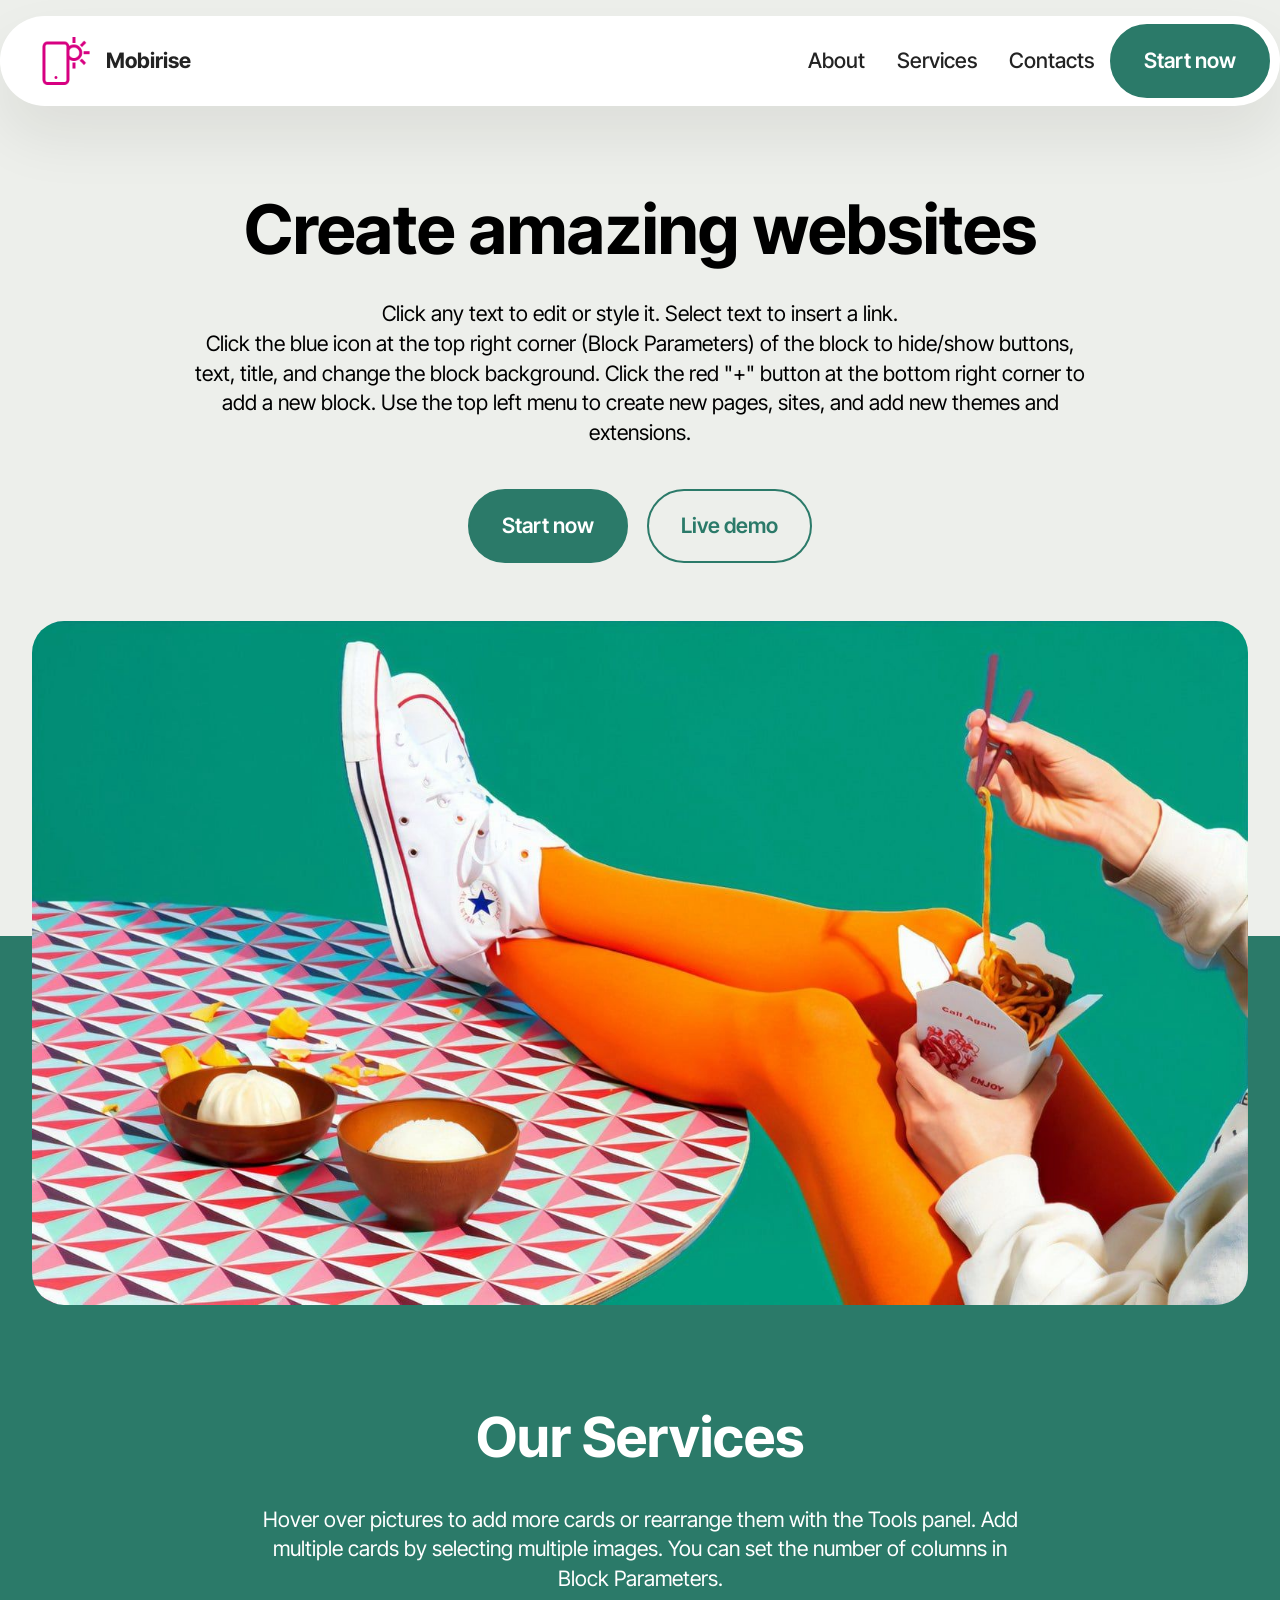
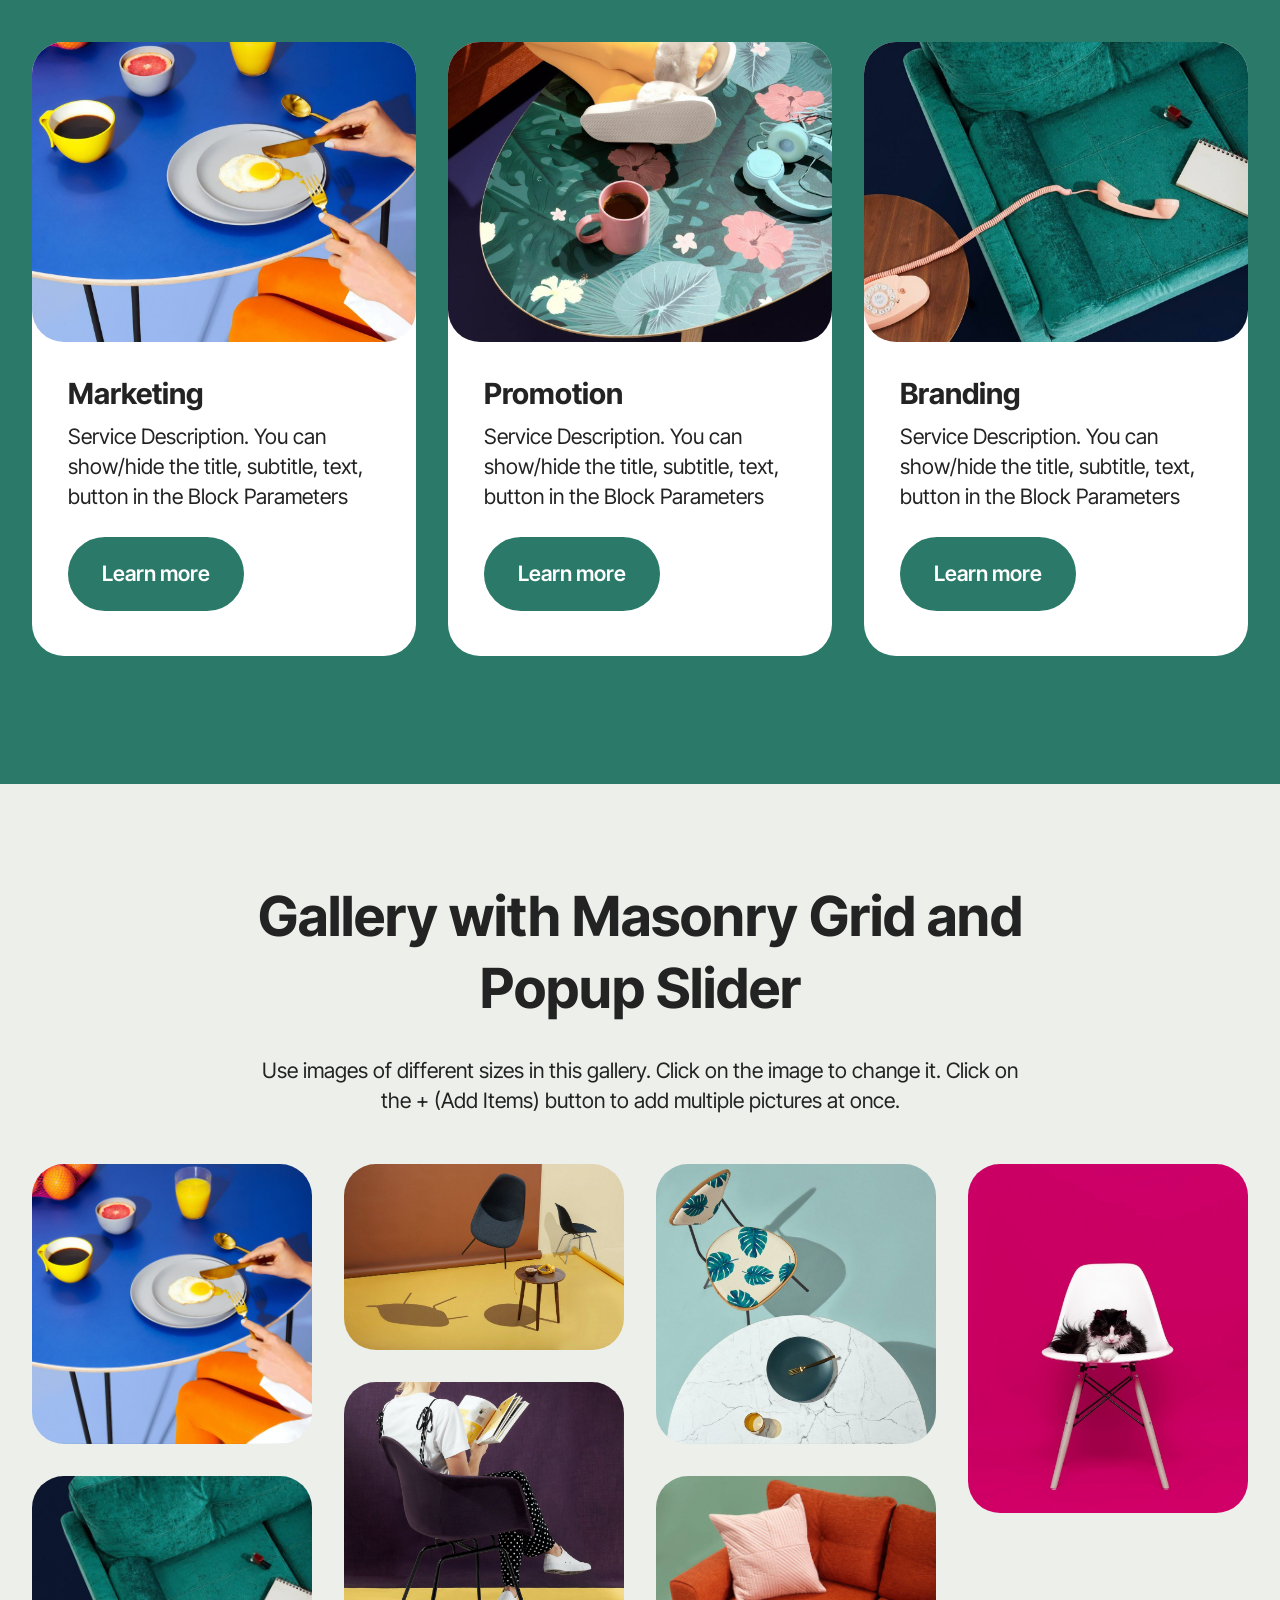
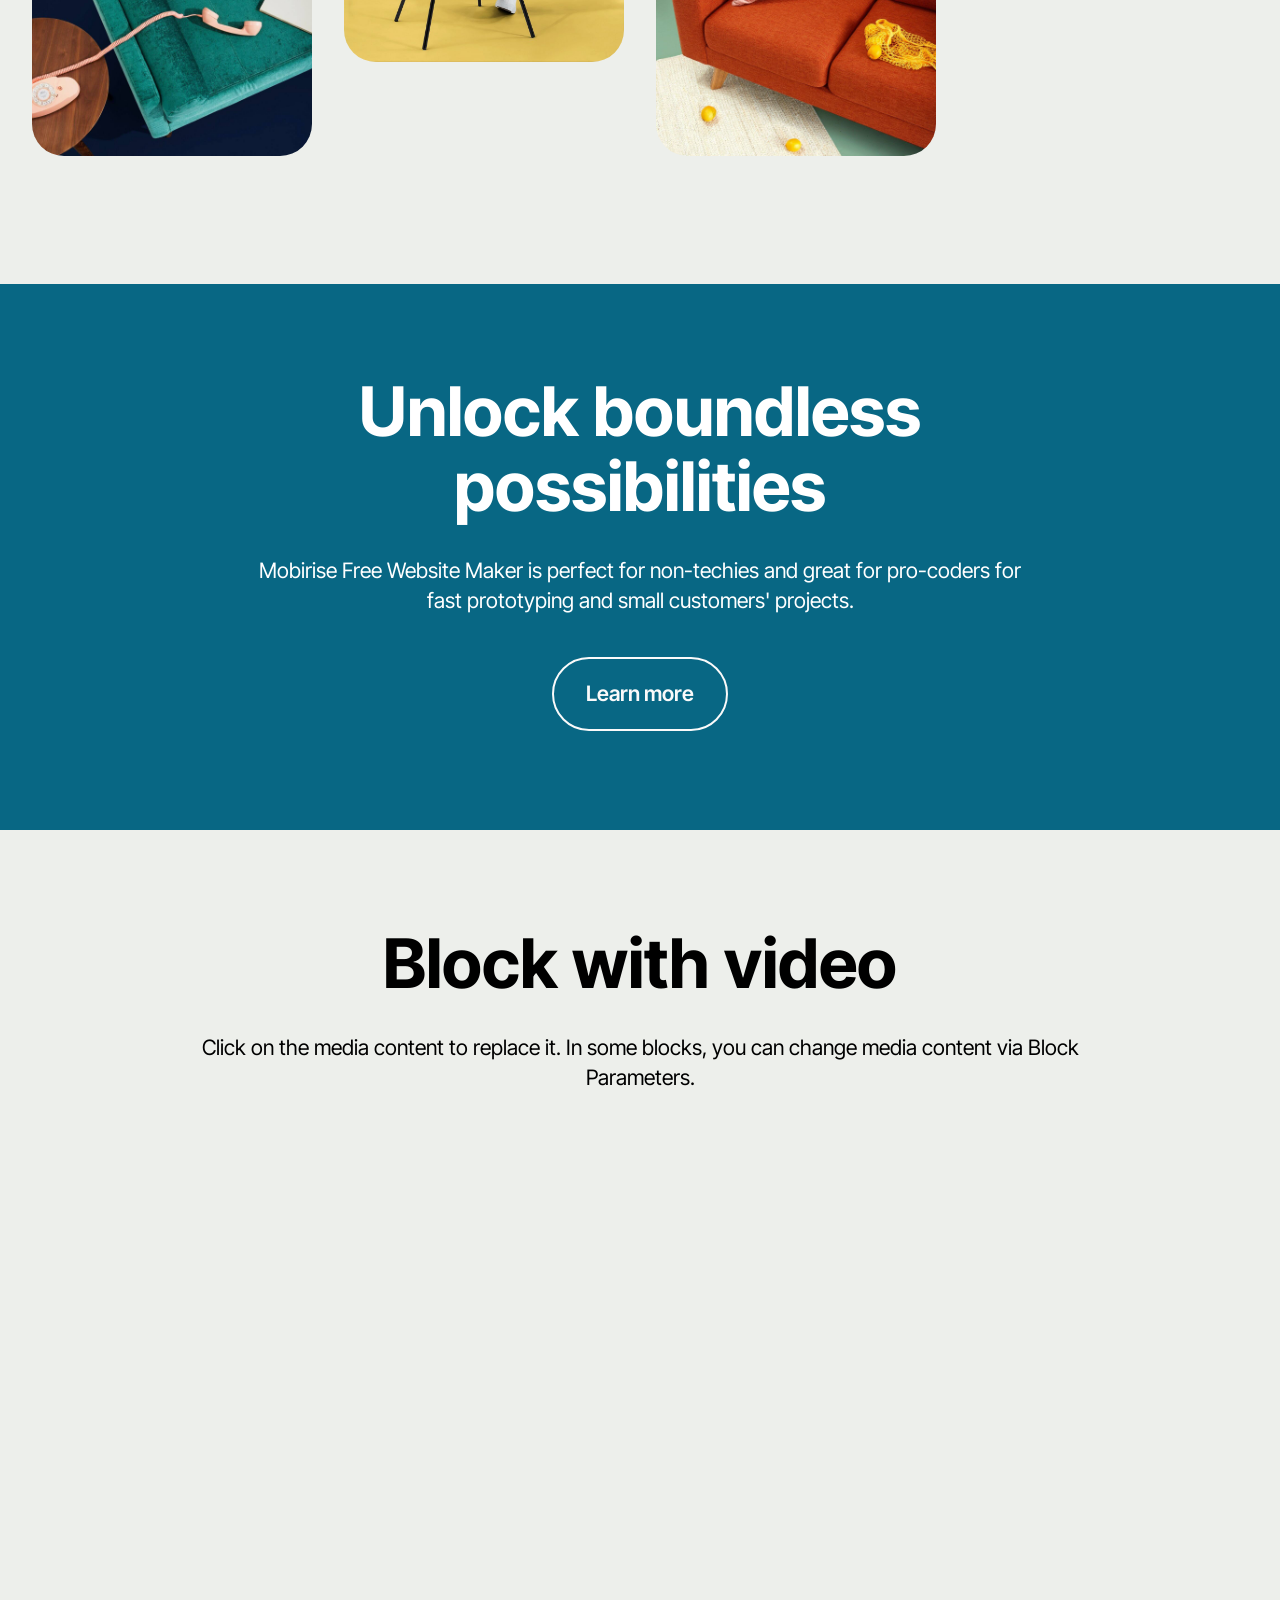
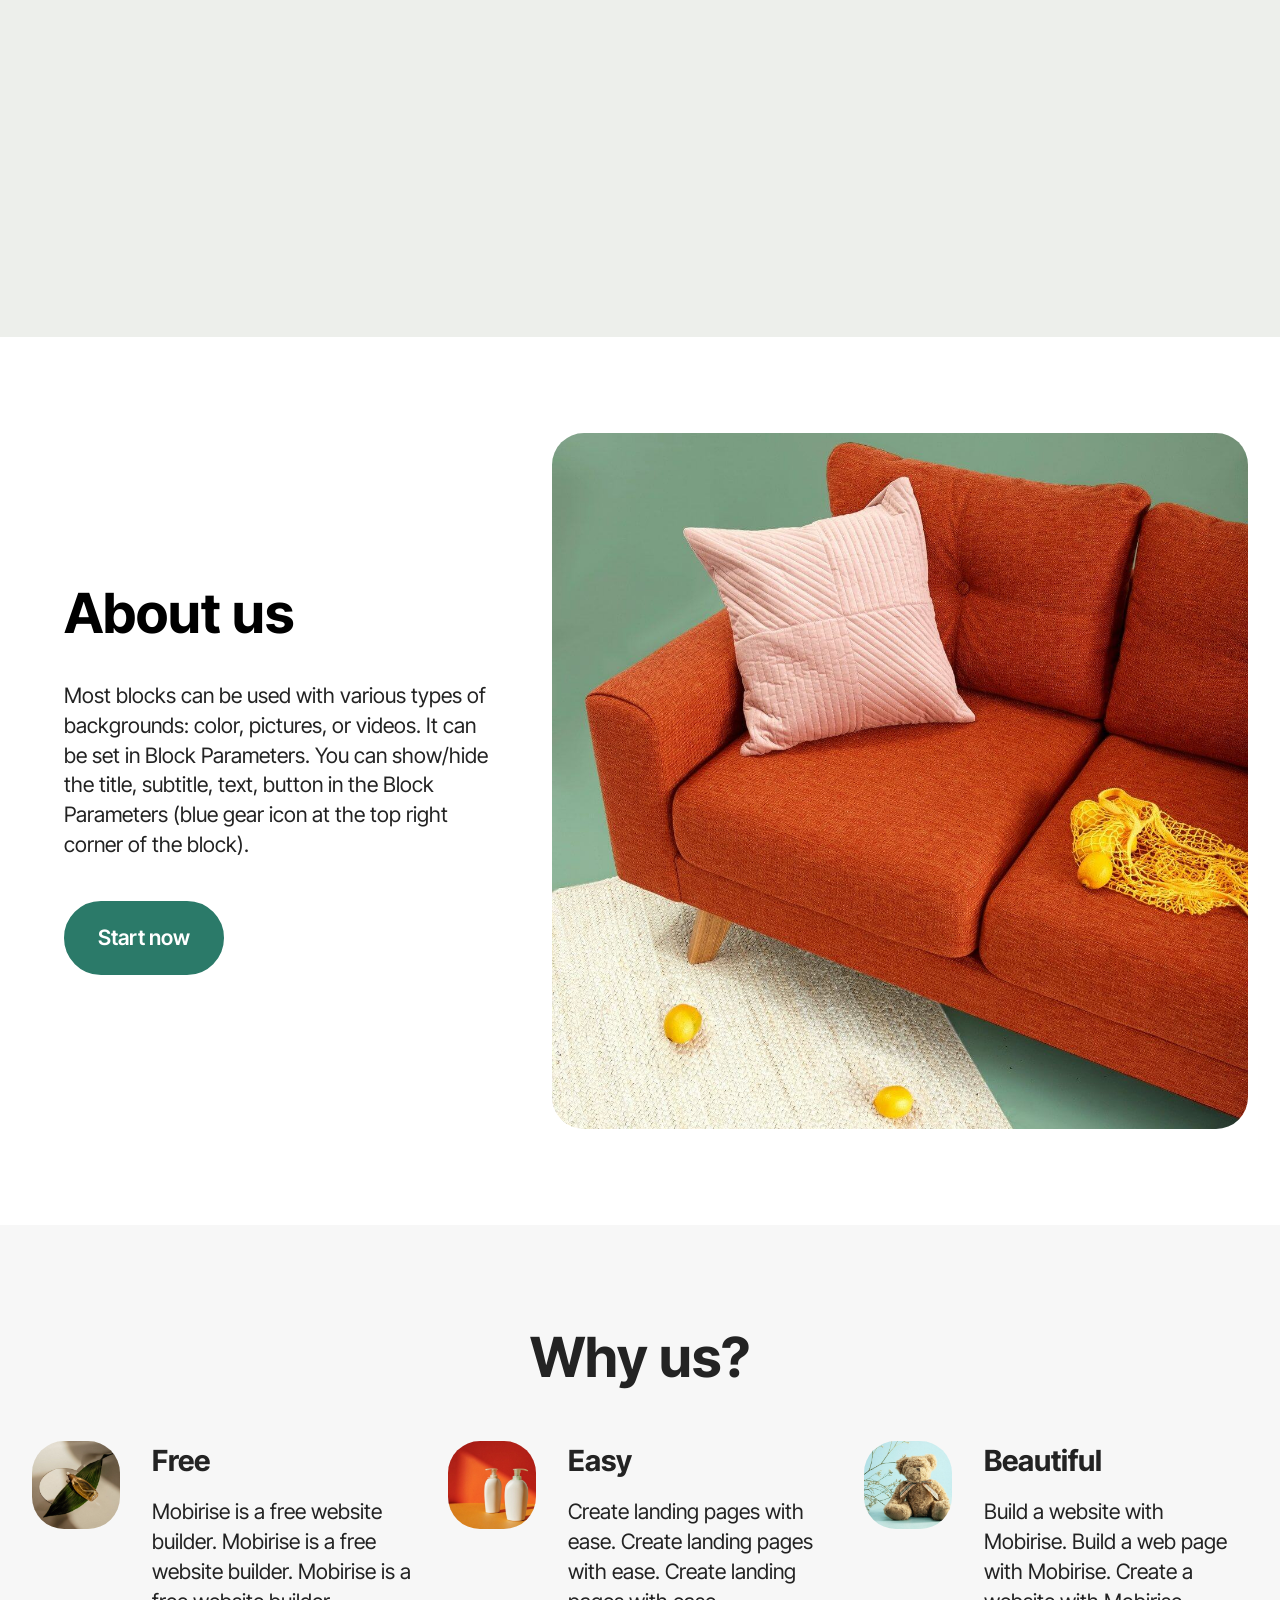
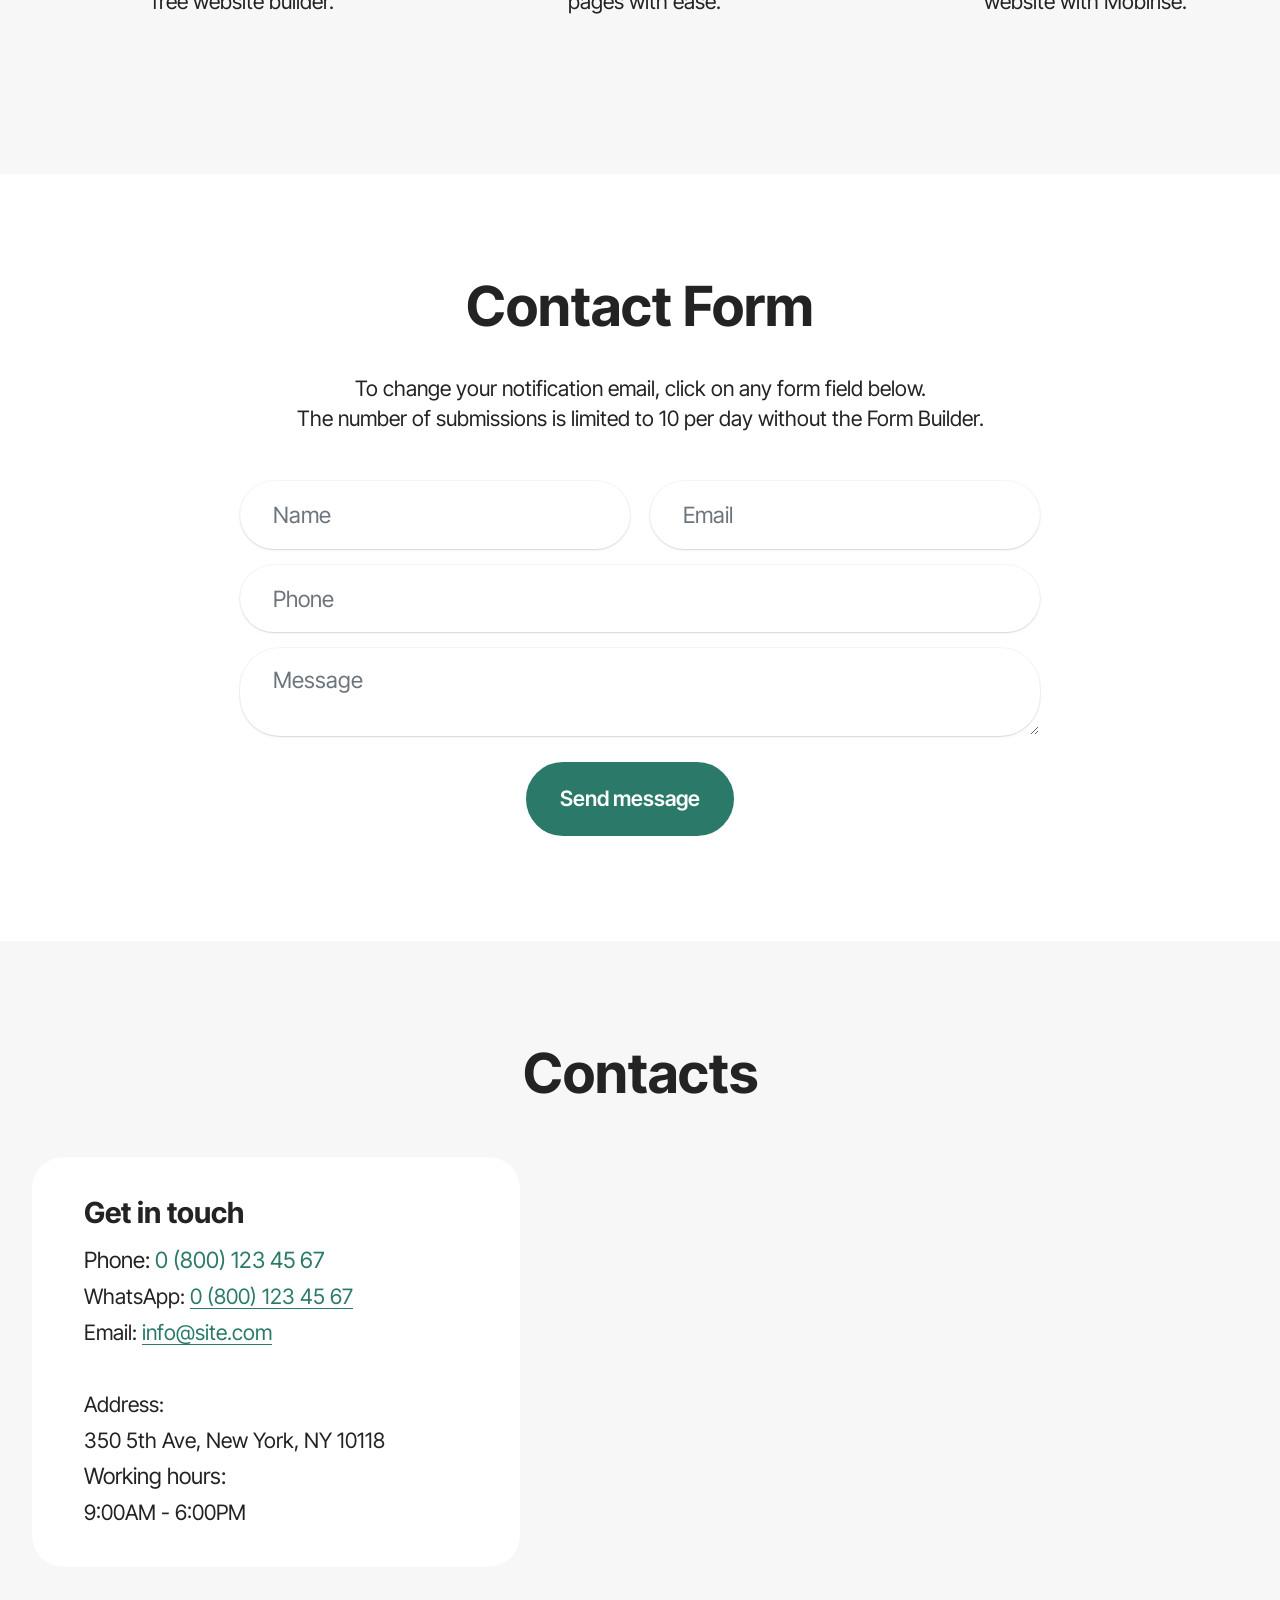
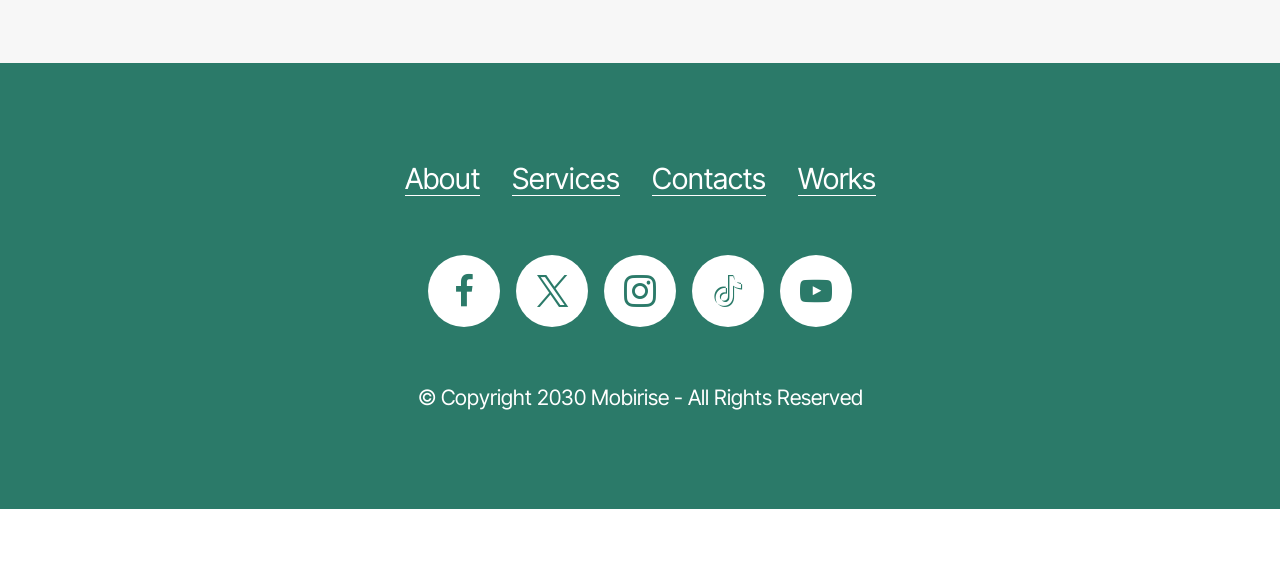
<file: index.html>
<!DOCTYPE html>
<html  >
<head>
  <!-- Site made with Mobirise Website Builder v6.2.0, https://mobirise.com -->
  <meta charset="UTF-8">
  <meta http-equiv="X-UA-Compatible" content="IE=edge">
  <meta name="generator" content="Mobirise v6.2.0, mobirise.com">
  <meta name="viewport" content="width=device-width, initial-scale=1, minimum-scale=1">
  <link rel="shortcut icon" href="assets/images/logo.png" type="image/x-icon">
  <meta name="description" content="">
  
  
  <title>Home</title>
  <link rel="stylesheet" href="assets/web/assets/mobirise-icons2/mobirise2.css">
  <link rel="stylesheet" href="assets/bootstrap/css/bootstrap.min.css">
  <link rel="stylesheet" href="assets/animatecss/animate.css">
  <link rel="stylesheet" href="assets/dropdown/css/style.css">
  <link rel="stylesheet" href="assets/socicon/css/styles.css">
  <link rel="stylesheet" href="assets/theme/css/style.css">
  <link rel="stylesheet" href="assets/gallery/style.css">
  <link rel="preload" href="https://fonts.googleapis.com/css?family=Inter+Tight:100,200,300,400,500,600,700,800,900,100i,200i,300i,400i,500i,600i,700i,800i,900i&display=swap" as="style" onload="this.onload=null;this.rel='stylesheet'">
  <noscript><link rel="stylesheet" href="https://fonts.googleapis.com/css?family=Inter+Tight:100,200,300,400,500,600,700,800,900,100i,200i,300i,400i,500i,600i,700i,800i,900i&display=swap"></noscript>
  <link rel="preload" as="style" href="assets/mobirise/css/mbr-additional.css?v=p0tWtJ"><link rel="stylesheet" href="assets/mobirise/css/mbr-additional.css?v=p0tWtJ" type="text/css">

  
  
  
</head>
<body>
  
  <section data-bs-version="5.1" class="menu menu2 cid-tJS6tZXiPa" once="menu" id="menu02-0">
	

	<nav class="navbar navbar-dropdown navbar-expand-lg">
		<div class="container">
			<div class="navbar-brand">
				<span class="navbar-logo">
					<a href="https://mobirise.com">
						<img src="assets/images/logo.png" alt="Mobirise Website Builder" style="height: 3rem;">
					</a>
				</span>
				<span class="navbar-caption-wrap"><a class="navbar-caption text-black text-primary display-4" href="index.html#header05-1">Mobirise</a></span>
			</div>
			<button class="navbar-toggler" type="button" data-toggle="collapse" data-bs-toggle="collapse" data-target="#navbarSupportedContent" data-bs-target="#navbarSupportedContent" aria-controls="navbarNavAltMarkup" aria-expanded="false" aria-label="Toggle navigation">
				<div class="hamburger">
					<span></span>
					<span></span>
					<span></span>
					<span></span>
				</div>
			</button>
			<div class="collapse navbar-collapse" id="navbarSupportedContent">
				<ul class="navbar-nav nav-dropdown" data-app-modern-menu="true"><li class="nav-item">
						<a class="nav-link link text-black text-primary display-4" href="index.html#header01-7">About</a>
					</li>
					<li class="nav-item">
						<a class="nav-link link text-black text-primary display-4" href="index.html#features04-w" aria-expanded="false">Services</a>
					</li>
					<li class="nav-item">
						<a class="nav-link link text-black text-primary display-4" href="index.html#contacts02-9">Contacts</a>
					</li></ul>
				
				<div class="navbar-buttons mbr-section-btn"><a class="btn btn-primary display-4" href="index.html#form02-6"> Start now</a></div>
			</div>
		</div>
	</nav>
</section>

<section data-bs-version="5.1" class="header5 cid-tJS6uM4N87" id="header05-1">
	

	
	
	<div class="topbg"></div>
	<div class="align-center container">
		<div class="row justify-content-center">
			<div class="col-md-12 col-lg-9">
				<h1 class="mbr-section-title mbr-fonts-style mb-4 display-1"><strong>Create amazing websites</strong></h1>
				<p class="mbr-text mbr-fonts-style mb-4 display-7">Click any text to edit or style it. Select text to insert a link.
<br>Click the blue icon at the top right corner (Block Parameters) of the block to hide/show buttons, text, title, and change the block background. Click the red "+" button at the bottom right corner to add a new block. Use the top left menu to create new pages, sites, and add new themes and extensions.</p>
				<div class="mbr-section-btn mt-3"><a class="btn btn-primary display-7" href="index.html#form02-6">Start now</a> <a class="btn btn-primary-outline display-7" href="index.html#gallery02-v">Live demo</a></div>
			</div>
		</div>
		<div class="row mt-5 justify-content-center">
			<div class="col-12 col-lg-12">
				<img src="assets/images/11.jpg" alt="Mobirise Website Builder" title="">
			</div>
		</div>
	</div>
</section>

<section data-bs-version="5.1" class="features4 cid-tMlEXTHLbS" id="features04-w">
	
	
	<div class="container">
		<div class="row justify-content-center">
			<div class="col-12 content-head">
				<div class="mbr-section-head mb-5">
					<h4 class="mbr-section-title mbr-fonts-style align-center mb-0 display-2"><strong>Our Services</strong></h4>
					<h5 class="mbr-section-subtitle mbr-fonts-style align-center mb-0 mt-4 display-7">Hover over pictures to add more cards or rearrange them with the Tools panel. Add multiple cards by selecting multiple images. You can set the number of columns in Block Parameters.</h5>
					
				</div>
			</div>
		</div>
		<div class="row">
			<div class="item features-image col-12 col-md-6 col-lg-4">
				<div class="item-wrapper">
					<div class="item-img">
						<img src="assets/images/gallery03.jpg" alt="Mobirise Website Builder">
					</div>
					<div class="item-content">
						<h5 class="item-title mbr-fonts-style display-5">
							<strong>Marketing</strong>
						</h5>
						
						<p class="mbr-text mbr-fonts-style display-7">
							Service Description. You can show/hide the title, subtitle, text, button in the Block Parameters
						</p>
						<div class="mbr-section-btn item-footer"><a href="" class="btn item-btn btn-primary display-7">Learn more</a></div>
					</div>

				</div>
			</div>
			<div class="item features-image col-12 col-md-6 col-lg-4">
				<div class="item-wrapper">
					<div class="item-img">
						<img src="assets/images/gallery05.jpg" alt="Mobirise Website Builder">
					</div>
					<div class="item-content">
						<h5 class="item-title mbr-fonts-style display-5">
							<strong>Promotion</strong>
						</h5>
						
						<p class="mbr-text mbr-fonts-style display-7">
							Service Description. You can show/hide the title, subtitle, text, button in the Block Parameters
						</p>
						<div class="mbr-section-btn item-footer"><a href="" class="btn item-btn btn-primary display-7">Learn more</a></div>
					</div>
				</div>
			</div>
			<div class="item features-image col-12 col-md-6 col-lg-4">
				<div class="item-wrapper">
					<div class="item-img">
						<img src="assets/images/gallery02.jpg" alt="Mobirise Website Builder">
					</div>
					<div class="item-content">
						<h5 class="item-title mbr-fonts-style display-5">
							<strong>Branding</strong>
						</h5>
						
						<p class="mbr-text mbr-fonts-style display-7">
							Service Description. You can show/hide the title, subtitle, text, button in the Block Parameters<br>
						</p>
						<div class="mbr-section-btn item-footer"><a href="" class="btn item-btn btn-primary display-7">Learn more</a></div>
					</div>
				</div>
			</div>
		</div>
	</div>
</section>

<section data-bs-version="5.1" class="gallery1 mbr-gallery cid-tMlDYtQ5fF" id="gallery02-v">
    

    
    

    <div class="container-fluid">
        <div class="row justify-content-center">
            <div class="col-12 content-head">
                <div class="mbr-section-head mb-5">
                    <h3 class="mbr-section-title mbr-fonts-style align-center m-0 display-2"><strong>Gallery with Masonry Grid and Popup Slider</strong></h3>
                    <h4 class="mbr-section-subtitle mbr-fonts-style align-center mb-0 mt-4 display-7">Use images of different sizes in this gallery. Click on the image to change it. Click on the + (Add Items) button to add multiple pictures at once.</h4>
                </div>
            </div>
        </div>
        <div class="row mbr-gallery mbr-masonry" data-masonry="{&quot;percentPosition&quot;: true }">
            <div class="col-12 col-md-6 col-lg-3 item gallery-image">
                <div class="item-wrapper" data-toggle="modal" data-bs-toggle="modal" data-target="#vAzrquvXjP-modal" data-bs-target="#vAzrquvXjP-modal">
                    <img class="w-100" src="assets/images/gallery03.jpg" alt="Mobirise Website Builder" data-slide-to="0" data-bs-slide-to="0" data-target="#lb-vAzrquvXjP" data-bs-target="#lb-vAzrquvXjP">
                    <div class="icon-wrapper">
                        <span class="mobi-mbri mobi-mbri-search mbr-iconfont mbr-iconfont-btn"></span>
                    </div>
                </div>
                
            </div>
            <div class="col-12 col-md-6 col-lg-3 item gallery-image">
                <div class="item-wrapper" data-toggle="modal" data-bs-toggle="modal" data-target="#vAzrquvXjP-modal" data-bs-target="#vAzrquvXjP-modal">
                    <img class="w-100" src="assets/images/gallery13.jpg" alt="Mobirise Website Builder" data-slide-to="1" data-bs-slide-to="1" data-target="#lb-vAzrquvXjP" data-bs-target="#lb-vAzrquvXjP">
                    <div class="icon-wrapper">
                        <span class="mobi-mbri mobi-mbri-search mbr-iconfont mbr-iconfont-btn"></span>
                    </div>
                </div>
                
            </div>
            <div class="col-12 col-md-6 col-lg-3 item gallery-image">
                <div class="item-wrapper" data-toggle="modal" data-bs-toggle="modal" data-target="#vAzrquvXjP-modal" data-bs-target="#vAzrquvXjP-modal">
                    <img class="w-100" src="assets/images/gallery10.jpg" alt="Mobirise Website Builder" data-slide-to="2" data-bs-slide-to="2" data-target="#lb-vAzrquvXjP" data-bs-target="#lb-vAzrquvXjP">
                    <div class="icon-wrapper">
                        <span class="mobi-mbri mobi-mbri-search mbr-iconfont mbr-iconfont-btn"></span>
                    </div>
                </div>
                
            </div>
            <div class="col-12 col-md-6 col-lg-3 item gallery-image">
                <div class="item-wrapper" data-toggle="modal" data-bs-toggle="modal" data-target="#vAzrquvXjP-modal" data-bs-target="#vAzrquvXjP-modal">
                    <img class="w-100" src="assets/images/gallery08.jpg" alt="Mobirise Website Builder" data-slide-to="3" data-bs-slide-to="3" data-target="#lb-vAzrquvXjP" data-bs-target="#lb-vAzrquvXjP">
                    <div class="icon-wrapper">
                        <span class="mobi-mbri mobi-mbri-search mbr-iconfont mbr-iconfont-btn"></span>
                    </div>
                </div>
                
            </div>
            <div class="col-12 col-md-6 col-lg-3 item gallery-image">
                <div class="item-wrapper" data-toggle="modal" data-bs-toggle="modal" data-target="#vAzrquvXjP-modal" data-bs-target="#vAzrquvXjP-modal">
                    <img class="w-100" src="assets/images/gallery06.jpg" alt="Mobirise Website Builder" data-slide-to="4" data-bs-slide-to="4" data-target="#lb-vAzrquvXjP" data-bs-target="#lb-vAzrquvXjP">
                    <div class="icon-wrapper">
                        <span class="mobi-mbri mobi-mbri-search mbr-iconfont mbr-iconfont-btn"></span>
                    </div>
                </div>
                
            </div>
            <div class="col-12 col-md-6 col-lg-3 item gallery-image">
                <div class="item-wrapper" data-toggle="modal" data-bs-toggle="modal" data-target="#vAzrquvXjP-modal" data-bs-target="#vAzrquvXjP-modal">
                    <img class="w-100" src="assets/images/gallery02.jpg" alt="Mobirise Website Builder" data-slide-to="5" data-bs-slide-to="5" data-target="#lb-vAzrquvXjP" data-bs-target="#lb-vAzrquvXjP">
                    <div class="icon-wrapper">
                        <span class="mobi-mbri mobi-mbri-search mbr-iconfont mbr-iconfont-btn"></span>
                    </div>
                </div>
                
            </div>
            <div class="col-12 col-md-6 col-lg-3 item gallery-image">
                <div class="item-wrapper" data-toggle="modal" data-bs-toggle="modal" data-target="#vAzrquvXjP-modal" data-bs-target="#vAzrquvXjP-modal">
                    <img class="w-100" src="assets/images/gallery01.jpg" alt="Mobirise Website Builder" data-slide-to="6" data-bs-slide-to="6" data-target="#lb-vAzrquvXjP" data-bs-target="#lb-vAzrquvXjP">
                    <div class="icon-wrapper">
                        <span class="mobi-mbri mobi-mbri-search mbr-iconfont mbr-iconfont-btn"></span>
                    </div>
                </div>
                
            </div>
        </div>

        <div class="modal mbr-slider" tabindex="-1" role="dialog" aria-hidden="true" id="vAzrquvXjP-modal">
            <div class="modal-dialog" role="document">
                <div class="modal-content">
                    <div class="modal-body">
                        <div class="carousel slide" id="lb-vAzrquvXjP" data-interval="5000" data-bs-interval="5000">
                            <div class="carousel-inner">
                                <div class="carousel-item active">
                                    <img class="d-block w-100" src="assets/images/gallery03.jpg" alt="Mobirise Website Builder">
                                </div>
                                <div class="carousel-item">
                                    <img class="d-block w-100" src="assets/images/gallery13.jpg" alt="Mobirise Website Builder">
                                </div>
                                <div class="carousel-item">
                                    <img class="d-block w-100" src="assets/images/gallery10.jpg" alt="Mobirise Website Builder">
                                </div>
                                <div class="carousel-item">
                                    <img class="d-block w-100" src="assets/images/gallery08.jpg" alt="Mobirise Website Builder">
                                </div>
                                <div class="carousel-item">
                                    <img class="d-block w-100" src="assets/images/gallery06.jpg" alt="Mobirise Website Builder">
                                </div>
                                <div class="carousel-item">
                                    <img class="d-block w-100" src="assets/images/gallery02.jpg" alt="Mobirise Website Builder">
                                </div>
                                <div class="carousel-item">
                                    <img class="d-block w-100" src="assets/images/gallery01.jpg" alt="Mobirise Website Builder">
                                </div>
                            </div>
                            <ol class="carousel-indicators">
                                <li data-slide-to="0" data-bs-slide-to="0" class="active" data-target="#lb-vAzrquvXjP" data-bs-target="#lb-vAzrquvXjP"></li>
                                <li data-slide-to="1" data-bs-slide-to="1" data-target="#lb-vAzrquvXjP" data-bs-target="#lb-vAzrquvXjP"></li>
                                <li data-slide-to="2" data-bs-slide-to="2" data-target="#lb-vAzrquvXjP" data-bs-target="#lb-vAzrquvXjP"></li>
                                <li data-slide-to="3" data-bs-slide-to="3" data-target="#lb-vAzrquvXjP" data-bs-target="#lb-vAzrquvXjP"></li>
                                <li data-slide-to="4" data-bs-slide-to="4" data-target="#lb-vAzrquvXjP" data-bs-target="#lb-vAzrquvXjP"></li>
                                <li data-slide-to="5" data-bs-slide-to="5" data-target="#lb-vAzrquvXjP" data-bs-target="#lb-vAzrquvXjP"></li>
                                <li data-slide-to="6" data-bs-slide-to="6" data-target="#lb-vAzrquvXjP" data-bs-target="#lb-vAzrquvXjP"></li>
                            </ol>
                            <a role="button" href="" class="close" data-dismiss="modal" data-bs-dismiss="modal" aria-label="Close">
                            </a>
                            <a class="carousel-control-prev carousel-control" role="button" data-slide="prev" data-bs-slide="prev" href="#lb-vAzrquvXjP">
                                <span class="mobi-mbri mobi-mbri-arrow-prev" aria-hidden="true"></span>
                                <span class="sr-only visually-hidden">Previous</span>
                            </a>
                            <a class="carousel-control-next carousel-control" role="button" data-slide="next" data-bs-slide="next" href="#lb-vAzrquvXjP">
                                <span class="mobi-mbri mobi-mbri-arrow-next" aria-hidden="true"></span>
                                <span class="sr-only visually-hidden">Next</span>
                            </a>
                        </div>
                    </div>
                </div>
            </div>
        </div>
    </div>
</section>

<section data-bs-version="5.1" class="header09 cid-tLAX5BnXkJ" id="header09-q">
	
	
	<div class="container">
		<div class="row">
			<div class="content-wrap col-12 col-md-8">
				<h1 class="mbr-section-title mbr-fonts-style mbr-white mb-4 display-1"><strong>Unlock boundless possibilities</strong></h1>
				
				<p class="mbr-fonts-style mbr-text mbr-white mb-4 display-7">
					Mobirise Free Website Maker is perfect for non-techies and great for pro-coders for fast prototyping and small customers' projects.
				</p>
				<div class="mbr-section-btn"><a class="btn btn-white-outline display-7" href="https://mobiri.se">Learn more</a></div>
			</div>
		</div>
	</div>
</section>

<section data-bs-version="5.1" class="header7 cid-tLeaLmEeFr" id="header07-h">
  

  
  
  
  <div class="align-center container">
    <div class="row justify-content-center">
      <div class="col-md-12 col-lg-9 mb-5">
        <h1 class="mbr-section-title mbr-fonts-style display-1"><strong>Block with video</strong>
        </h1>
        <p class="mbr-text mbr-fonts-style mt-4 display-7">
          Click on the media content to replace it. In some blocks, you can change media content via Block Parameters.
        </p>
        
      </div>
    </div>

    <div class="row justify-content-center">
      <div class="mbr-figure col-12 col-md-12"><iframe class="mbr-embedded-video" src="https://www.youtube.com/embed/sGpPgQeEyOc?rel=0&amp;amp;mute=1&amp;showinfo=0&amp;autoplay=1&amp;loop=1&amp;playlist=sGpPgQeEyOc" width="1280" height="720" frameborder="0" allowfullscreen></iframe></div>
    </div>
  </div>
</section>

<section data-bs-version="5.1" class="header1 cid-tJS9vXDdRK" id="header01-7">
	

	
	

	<div class="container">
		<div class="row justify-content-center">
			<div class="col-12 col-md-12 col-lg-7 image-wrapper">
				<img class="w-100" src="assets/images/gallery01.jpg" alt="Mobirise Website Builder">
			</div>
			<div class="col-12 col-lg col-md-12">
				<div class="text-wrapper align-left">
					<h1 class="mbr-section-title mbr-fonts-style mb-4 display-2"><strong>About us</strong></h1>
					<p class="mbr-text mbr-fonts-style mb-4 display-7">
						Most blocks can be used with various types of backgrounds: color, pictures, or videos. It can be set in Block Parameters.&nbsp;You can show/hide the title, subtitle, text, button in the Block Parameters (blue gear icon at the top right corner of the block).&nbsp;</p>
					<div class="mbr-section-btn mt-3"><a class="btn btn-primary display-7" href="https://mobiri.se">Start now</a></div>
				</div>
			</div>
		</div>
	</div>
</section>

<section data-bs-version="5.1" class="features15 cid-tLek7gQhG7" id="features015-m">
	

	
	
	<div class="container">
		<div class="mbr-section-head mb-5">
			<h4 class="mbr-section-title mbr-fonts-style align-center mb-0 display-2">
			  <strong>Why us?</strong></h4>
			
		  </div>
		<div class="row justify-content-center">
			<div class="item features-without-image col-12 col-lg-4">
				<div class="item-wrapper">
					<div class="img-wrapper">
						<img src="assets/images/shop1.jpg" alt="Mobirise Website Builder">
					</div>
					<div class="card-box">
						<h4 class="card-title mbr-fonts-style mb-3 display-5">
							<strong>Free</strong></h4>
						<h5 class="card-text mbr-fonts-style display-7">
							Mobirise is a free website builder. Mobirise is a free website builder. Mobirise is a free website builder.</h5>
					</div>
				</div>
			</div>
			<div class="item features-without-image col-12 col-lg-4">
				<div class="item-wrapper">
					<div class="img-wrapper">
						<img src="assets/images/shop2.jpg" alt="Mobirise Website Builder">
					</div>
					<div class="card-box">
						<h4 class="card-title mbr-fonts-style mb-3 display-5">
							<strong>Easy</strong></h4>
						<h5 class="card-text mbr-fonts-style display-7">
							Create landing pages with ease. Create landing pages with ease. Create landing pages with ease.<br><br></h5>
					</div>
				</div>
			</div>
			<div class="item features-without-image col-12 col-lg-4">
				<div class="item-wrapper">
					<div class="img-wrapper">
						<img src="assets/images/shop3.jpg" alt="Mobirise Website Builder">
					</div>
					<div class="card-box">
						<h4 class="card-title mbr-fonts-style mb-3 display-5">
							<strong>Beautiful</strong></h4>
						<h5 class="card-text mbr-fonts-style display-7">
							Build a website with Mobirise. Build a web page with Mobirise. Create a website with Mobirise.</h5>
					</div>
				</div>
			</div>
		</div>
	</div>
</section>

<section data-bs-version="5.1" class="form5 cid-tJS9pBcTSa" id="form02-6">
    
    
    <div class="container">
        <div class="mbr-section-head mb-5">
            <h3 class="mbr-section-title mbr-fonts-style align-center mb-0 display-2">
                <strong>Contact Form</strong></h3>
            <h4 class="mbr-section-subtitle mbr-fonts-style align-center mb-0 mt-4 display-7">To change your notification email, click on any form field below.
<div>The number of submissions is limited to 10 per day without the Form Builder.</div></h4>
        </div>
        <div class="row justify-content-center mt-4">
            <div class="col-lg-8 mx-auto mbr-form" data-form-type="formoid">
                <form action="https://mobirise.eu/" method="POST" class="mbr-form form-with-styler" data-form-title="Form Name"><input type="hidden" name="email" data-form-email="true" value="BSZ4uM7NBbDtElTS+03JBX59NmyH9hXVIqwI+oqaEag0a6hHTBL98MDrB1ILqKu1kAZgvcl7du/NcN8fxUhmKPNdAlpBD9h0C6tCS5KfZcAalI8I/yv8cF59d4cRw0EI">
                    <div class="row">
                        <div hidden="hidden" data-form-alert="" class="alert alert-success col-12">Thanks for filling out the form!</div>
                        <div hidden="hidden" data-form-alert-danger="" class="alert alert-danger col-12">
                            Oops...! some problem!
                        </div>
                    </div>
                    <div class="dragArea row">
                        <div class="col-md col-sm-12 form-group mb-3" data-for="name">
                            <input type="text" name="name" placeholder="Name" data-form-field="name" class="form-control" value="" id="name-form02-6">
                        </div>
                        <div class="col-md col-sm-12 form-group mb-3" data-for="email">
                            <input type="email" name="email" placeholder="Email" data-form-field="email" class="form-control" value="" id="email-form02-6">
                        </div>
                        <div class="col-12 form-group mb-3" data-for="phone">
                            <input type="tel" name="phone" placeholder="Phone" data-form-field="phone" class="form-control" value="" id="phone-form02-6">
                        </div>
                        <div class="col-12 form-group mb-3" data-for="textarea">
                            <textarea name="textarea" placeholder="Message" data-form-field="textarea" class="form-control" id="textarea-form02-6"></textarea>
                        </div>
                        <div class="col-lg-12 col-md-12 col-sm-12 align-center mbr-section-btn">
                            <button type="submit" class="btn btn-primary display-7">Send message</button>
                        </div>
                    </div>
                </form>
            </div>
        </div>
    </div>
</section>

<section data-bs-version="5.1" class="contacts2 map1 cid-tLdYHD757A" id="contacts02-9">

    

    
    <div class="container">
        <div class="mbr-section-head mb-5">
            <h3 class="mbr-section-title mbr-fonts-style align-center mb-0 display-2">
                <strong>Contacts</strong>
            </h3>
            
        </div>
        <div class="row justify-content-center mt-4">
            <div class="card col-12 col-md-5">
                <div class="card-wrapper">
                    <div class="text-wrapper">
                        <h5 class="cardTitle mbr-fonts-style mb-2 display-5">
                        <strong>Get in touch</strong></h5>
                    <ul class="list mbr-fonts-style display-7">
                        <li class="mbr-text item-wrap"><span style="font-size: 1.4rem;">Phone: </span><a href="tel:+12345678910" class="text-primary" style="font-size: 1.4rem;">0 (800) 123 45 67</a><br></li>
                        <li class="mbr-text item-wrap">WhatsApp: <a href="https://wa.me/12345678910" class="text-primary">0 (800) 123 45 67</a></li>
                        <li class="mbr-text item-wrap">Email: <a href="mailto:info@site.com" class="text-primary">info@site.com</a></li><li class="mbr-text item-wrap"><br></li>
                        <li class="mbr-text item-wrap">Address: </li><li class="mbr-text item-wrap">350 5th Ave, New York, NY 10118</li><li class="mbr-text item-wrap"><span style="font-size: 1.4rem;">Working hours:</span><br></li><li class="mbr-text item-wrap">9:00AM - 6:00PM</li>
                    </ul>
                    </div>
                </div>
            </div>
            <div class="map-wrapper col-12 col-md-7">
                <div class="google-map"><iframe frameborder="0" style="border:0" src="https://www.google.com/maps/embed?pb=!1m14!1m8!1m3!1d6045.3003145248895!2d-73.9884657!3d40.7477229!3m2!1i1024!2i768!4f13.1!3m3!1m2!1s0x89c259a9ac1f1b85%3A0x7e33d1c0e7af3be4!2zMzUwIDV0aCBBdmUsIE5ldyBZb3JrLCBOWSAxMDExOCwg0KHQqNCQ!5e0!3m2!1sru!2sru!4v1689597362021!5m2!1sen!2sen" allowfullscreen=""></iframe></div>
            </div>
        </div>
    </div>
</section>

<section data-bs-version="5.1" class="footer1 programm5 cid-tJS9NNcTLZ" once="footers" id="footer03-8">

        

    

    <div class="container">
        <div class="row">

            <div class="row-links mb-4">
                <ul class="header-menu">
                  
                  
                  
                  
                <li class="header-menu-item mbr-fonts-style display-5"><a href="index.html#header01-7" class="text-danger">About</a></li><li class="header-menu-item mbr-fonts-style display-5"><a href="index.html#features04-w" class="text-danger text-primary">Services</a></li><li class="header-menu-item mbr-fonts-style display-5"><a href="index.html#contacts02-9" class="text-danger">Contacts</a></li><li class="header-menu-item mbr-fonts-style display-5"><a href="index.html#gallery02-v" class="text-danger text-primary">Works</a></li></ul>
              </div>

            <div class="col-12">
                <div class="social-row">
                    <div class="soc-item">
                        <a href="https://mobiri.se/" target="_blank">
                            <span class="mbr-iconfont socicon socicon-facebook display-7"></span>
                        </a>
                    </div>
                    <div class="soc-item">
                        <a href="https://mobiri.se/" target="_blank">
                            <span class="mbr-iconfont socicon-twitter socicon"></span>
                        </a>
                    </div>
                    <div class="soc-item">
                        <a href="https://mobiri.se/" target="_blank">
                            <span class="mbr-iconfont socicon-instagram socicon"></span>
                        </a>
                    </div>
                    <div class="soc-item">
                        <a href="https://mobiri.se/" target="_blank">
                            <span class="mbr-iconfont socicon-tiktok socicon"></span>
                        </a>
                    </div>
                    <div class="soc-item">
                        <a href="https://mobiri.se/" target="_blank">
                            <span class="mbr-iconfont socicon-youtube socicon"></span>
                        </a>
                    </div>
                </div>
            </div>
            <div class="col-12 mt-5">
                <p class="mbr-fonts-style copyright display-7">
                    © Copyright 2030 Mobirise - All Rights Reserved
                </p>
            </div>
        </div>
    </div>
</section><section class="display-7" style="padding: 0;align-items: center;justify-content: center;flex-wrap: wrap;    align-content: center;display: flex;position: relative;height: 4rem;"><a href="https://mobiri.se/" style="flex: 1 1;height: 4rem;position: absolute;width: 100%;z-index: 1;"><img alt="" style="height: 4rem;" src="[data-uri]"></a><p style="margin: 0;text-align: center;" class="display-7">&#8204;</p><a style="z-index:1" href="https://mobirise.com/html-builder.html">HTML Creator</a></section><script src="assets/bootstrap/js/bootstrap.bundle.min.js"></script>  <script src="assets/smoothscroll/smooth-scroll.js"></script>  <script src="assets/ytplayer/index.js"></script>  <script src="assets/dropdown/js/navbar-dropdown.js"></script>  <script src="assets/masonry/masonry.pkgd.min.js"></script>  <script src="assets/imagesloaded/imagesloaded.pkgd.min.js"></script>  <script src="assets/theme/js/script.js"></script>  <script src="assets/gallery/player.min.js"></script>  <script src="assets/gallery/script.js"></script>  <script src="assets/formoid/formoid.min.js"></script>  
  
  
  <input name="animation" type="hidden">
  </body>
</html>
</file>
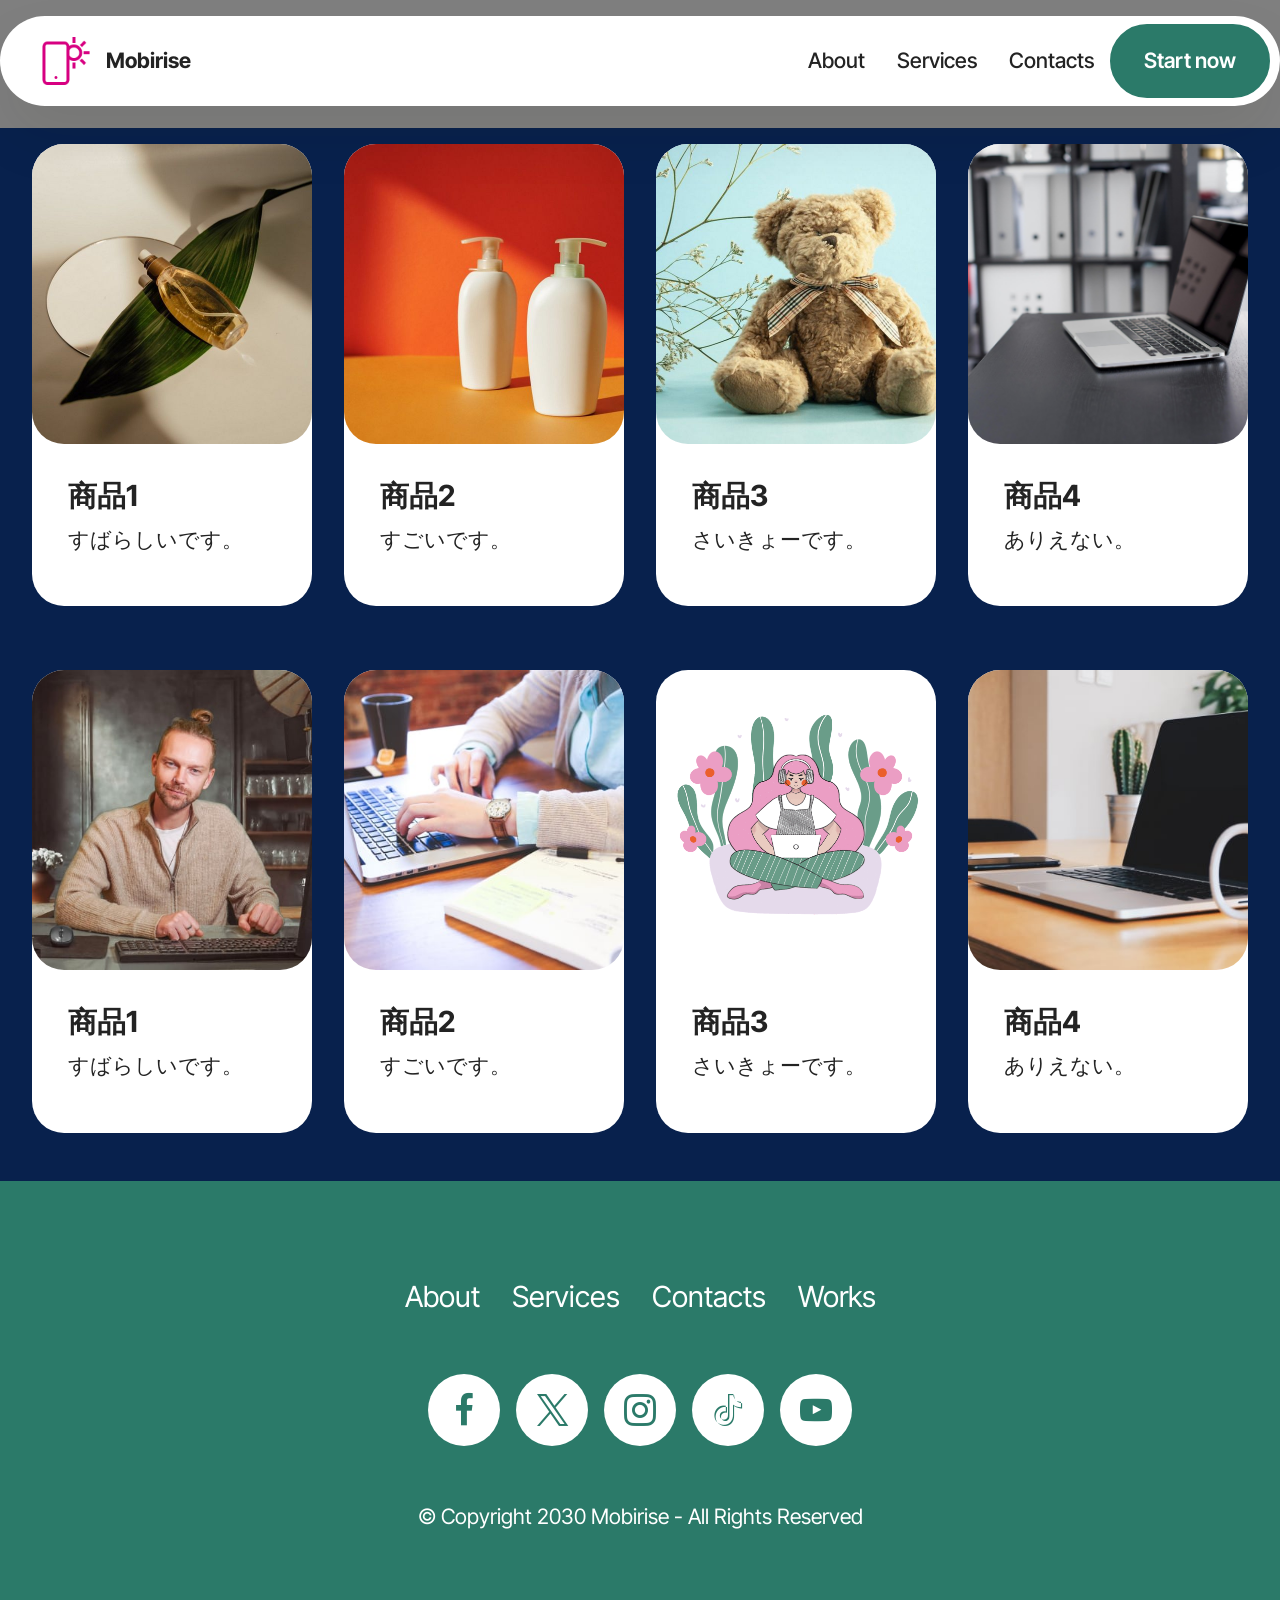
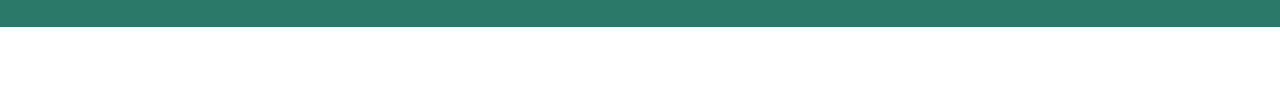
<file: page1.html>
<!DOCTYPE html>
<html  >
<head>
  <!-- Site made with Mobirise Website Builder v6.2.0, https://mobirise.com -->
  <meta charset="UTF-8">
  <meta http-equiv="X-UA-Compatible" content="IE=edge">
  <meta name="generator" content="Mobirise v6.2.0, mobirise.com">
  <meta name="viewport" content="width=device-width, initial-scale=1, minimum-scale=1">
  <link rel="shortcut icon" href="assets/images/logo.png" type="image/x-icon">
  <meta name="description" content="">
  
  
  <title>index</title>
  <link rel="stylesheet" href="assets/web/assets/mobirise-icons2/mobirise2.css">
  <link rel="stylesheet" href="assets/bootstrap/css/bootstrap.min.css">
  <link rel="stylesheet" href="assets/animatecss/animate.css">
  <link rel="stylesheet" href="assets/dropdown/css/style.css">
  <link rel="stylesheet" href="assets/socicon/css/styles.css">
  <link rel="stylesheet" href="assets/theme/css/style.css">
  <link rel="preload" href="https://fonts.googleapis.com/css?family=Inter+Tight:100,200,300,400,500,600,700,800,900,100i,200i,300i,400i,500i,600i,700i,800i,900i&display=swap" as="style" onload="this.onload=null;this.rel='stylesheet'">
  <noscript><link rel="stylesheet" href="https://fonts.googleapis.com/css?family=Inter+Tight:100,200,300,400,500,600,700,800,900,100i,200i,300i,400i,500i,600i,700i,800i,900i&display=swap"></noscript>
  <link rel="preload" as="style" href="assets/mobirise/css/mbr-additional.css?v=AcyQFY"><link rel="stylesheet" href="assets/mobirise/css/mbr-additional.css?v=AcyQFY" type="text/css">

  
  
  
</head>
<body>
  
  <section data-bs-version="5.1" class="menu menu2 cid-tJS6tZXiPa" once="menu" id="menu02-1i">
	

	<nav class="navbar navbar-dropdown navbar-expand-lg">
		<div class="container">
			<div class="navbar-brand">
				<span class="navbar-logo">
					<a href="https://mobirise.com">
						<img src="assets/images/logo.png" alt="Mobirise Website Builder" style="height: 3rem;">
					</a>
				</span>
				<span class="navbar-caption-wrap"><a class="navbar-caption text-black text-primary display-4" href="index.html#header05-1">Mobirise</a></span>
			</div>
			<button class="navbar-toggler" type="button" data-toggle="collapse" data-bs-toggle="collapse" data-target="#navbarSupportedContent" data-bs-target="#navbarSupportedContent" aria-controls="navbarNavAltMarkup" aria-expanded="false" aria-label="Toggle navigation">
				<div class="hamburger">
					<span></span>
					<span></span>
					<span></span>
					<span></span>
				</div>
			</button>
			<div class="collapse navbar-collapse" id="navbarSupportedContent">
				<ul class="navbar-nav nav-dropdown" data-app-modern-menu="true"><li class="nav-item">
						<a class="nav-link link text-black text-primary display-4" href="index.html#header01-7">About</a>
					</li>
					<li class="nav-item">
						<a class="nav-link link text-black text-primary display-4" href="index.html#features04-w" aria-expanded="false">Services</a>
					</li>
					<li class="nav-item">
						<a class="nav-link link text-black text-primary display-4" href="index.html#contacts02-9">Contacts</a>
					</li></ul>
				
				<div class="navbar-buttons mbr-section-btn"><a class="btn btn-primary display-4" href="index.html#form02-6"> Start now</a></div>
			</div>
		</div>
	</nav>
</section>

<section data-bs-version="5.1" class="header18 cid-vAzqGypCEw" data-bg-video="https://www.youtube.com/watch?v=2Gg6Seob5Mg" id="header18-1m">
  

  <div class="mbr-overlay" style="opacity: 0.5; background-color: rgb(0, 0, 0);"></div>
  <div class="container-fluid">
    <div class="row">
      <div class="content-wrap col-12 col-md-12">
        
        
        
        
      </div>
    </div>
  </div>
</section>

<section data-bs-version="5.1" class="features4 start cid-vAzol6sShs" id="features04-1k">
	
	
	<div class="container">
		<div class="row justify-content-center">
			<div class="col-12 content-head">
				
			</div>
		</div>
		<div class="row">
			<div class="item features-image col-12 col-md-6 col-lg-3">
				<div class="item-wrapper">
					<div class="item-img">
						<img src="assets/images/shop1.jpg" alt="Mobirise Website Builder">
					</div>
					<div class="item-content">
						<h5 class="item-title mbr-fonts-style display-5"><strong>商品1</strong></h5>
						<p class="mbr-text mbr-fonts-style display-7">すばらしいです。</p>
						
					</div>

				</div>
			</div>
			<div class="item features-image col-12 col-md-6 col-lg-3">
				<div class="item-wrapper">
					<div class="item-img">
						<img src="assets/images/shop2.jpg" alt="Mobirise Website Builder">
					</div>
					<div class="item-content">
						<h5 class="item-title mbr-fonts-style display-5">
							<strong>商品2</strong></h5>
						<p class="mbr-text mbr-fonts-style display-7">すごいです。</p>
						
					</div>
				</div>
			</div>
			<div class="item features-image col-12 col-md-6 col-lg-3">
				<div class="item-wrapper">
					<div class="item-img">
						<img src="assets/images/shop3.jpg" alt="Mobirise Website Builder">
					</div>
					<div class="item-content">
						<h5 class="item-title mbr-fonts-style display-5"><strong>商品3</strong></h5>
						<p class="mbr-text mbr-fonts-style display-7">さいきょーです。</p>
						
					</div>
				</div>
			</div><div class="item features-image col-12 col-md-6 col-lg-3">
				<div class="item-wrapper">
					<div class="item-img">
						<img src="assets/images/mbr-1920x1282.jpg" alt="Mobirise Website Builder" data-slide-to="3" data-bs-slide-to="4">
					</div>
					<div class="item-content">
						<h5 class="item-title mbr-fonts-style display-5"><strong>商品4</strong></h5>
						<p class="mbr-text mbr-fonts-style display-7">ありえない。</p>
						
					</div>
				</div>
			</div>
		</div>
	</div>
</section>

<section data-bs-version="5.1" class="features4 start cid-vAzq0uZzWU" id="features04-1l">
	
	
	<div class="container">
		<div class="row justify-content-center">
			<div class="col-12 content-head">
				
			</div>
		</div>
		<div class="row">
			<div class="item features-image col-12 col-md-6 col-lg-3">
				<div class="item-wrapper">
					<div class="item-img">
						<img src="assets/images/mbr-596x447.jpg" alt="Mobirise Website Builder">
					</div>
					<div class="item-content">
						<h5 class="item-title mbr-fonts-style display-5"><strong>商品1</strong></h5>
						<p class="mbr-text mbr-fonts-style display-7">すばらしいです。</p>
						
					</div>

				</div>
			</div>
			<div class="item features-image col-12 col-md-6 col-lg-3">
				<div class="item-wrapper">
					<div class="item-img">
						<img src="assets/images/mbr-596x397.jpg" alt="Mobirise Website Builder">
					</div>
					<div class="item-content">
						<h5 class="item-title mbr-fonts-style display-5">
							<strong>商品2</strong></h5>
						<p class="mbr-text mbr-fonts-style display-7">すごいです。</p>
						
					</div>
				</div>
			</div>
			<div class="item features-image col-12 col-md-6 col-lg-3">
				<div class="item-wrapper">
					<div class="item-img">
						<img src="assets/images/mbr-596x596.png" alt="Mobirise Website Builder">
					</div>
					<div class="item-content">
						<h5 class="item-title mbr-fonts-style display-5"><strong>商品3</strong></h5>
						<p class="mbr-text mbr-fonts-style display-7">さいきょーです。</p>
						
					</div>
				</div>
			</div><div class="item features-image col-12 col-md-6 col-lg-3">
				<div class="item-wrapper">
					<div class="item-img">
						<img src="assets/images/mbr-1-596x397.jpg" alt="Mobirise Website Builder" data-slide-to="3" data-bs-slide-to="4">
					</div>
					<div class="item-content">
						<h5 class="item-title mbr-fonts-style display-5"><strong>商品4</strong></h5>
						<p class="mbr-text mbr-fonts-style display-7">ありえない。</p>
						
					</div>
				</div>
			</div>
		</div>
	</div>
</section>

<section data-bs-version="5.1" class="footer1 programm5 cid-tJS9NNcTLZ" once="footers" id="footer03-1j">

        

    

    <div class="container">
        <div class="row">

            <div class="row-links mb-4">
                <ul class="header-menu">
                  
                  
                  
                  
                <li class="header-menu-item mbr-fonts-style display-5"><a href="index.html#header01-7" class="text-danger">About</a></li><li class="header-menu-item mbr-fonts-style display-5"><a href="index.html#features04-w" class="text-danger text-primary">Services</a></li><li class="header-menu-item mbr-fonts-style display-5"><a href="index.html#contacts02-9" class="text-danger">Contacts</a></li><li class="header-menu-item mbr-fonts-style display-5"><a href="index.html#gallery02-v" class="text-danger text-primary">Works</a></li></ul>
              </div>

            <div class="col-12">
                <div class="social-row">
                    <div class="soc-item">
                        <a href="https://mobiri.se/" target="_blank">
                            <span class="mbr-iconfont socicon socicon-facebook display-7"></span>
                        </a>
                    </div>
                    <div class="soc-item">
                        <a href="https://mobiri.se/" target="_blank">
                            <span class="mbr-iconfont socicon-twitter socicon"></span>
                        </a>
                    </div>
                    <div class="soc-item">
                        <a href="https://mobiri.se/" target="_blank">
                            <span class="mbr-iconfont socicon-instagram socicon"></span>
                        </a>
                    </div>
                    <div class="soc-item">
                        <a href="https://mobiri.se/" target="_blank">
                            <span class="mbr-iconfont socicon-tiktok socicon"></span>
                        </a>
                    </div>
                    <div class="soc-item">
                        <a href="https://mobiri.se/" target="_blank">
                            <span class="mbr-iconfont socicon-youtube socicon"></span>
                        </a>
                    </div>
                </div>
            </div>
            <div class="col-12 mt-5">
                <p class="mbr-fonts-style copyright display-7">
                    © Copyright 2030 Mobirise - All Rights Reserved
                </p>
            </div>
        </div>
    </div>
</section><section class="display-7" style="padding: 0;align-items: center;justify-content: center;flex-wrap: wrap;    align-content: center;display: flex;position: relative;height: 4rem;"><a href="https://mobiri.se/" style="flex: 1 1;height: 4rem;position: absolute;width: 100%;z-index: 1;"><img alt="" style="height: 4rem;" src="[data-uri]"></a><p style="margin: 0;text-align: center;" class="display-7">&#8204;</p><a style="z-index:1" href="https://mobirise.com/builder/no-code-website-builder.html">No Code Website Builder</a></section><script src="assets/bootstrap/js/bootstrap.bundle.min.js"></script>  <script src="assets/smoothscroll/smooth-scroll.js"></script>  <script src="assets/ytplayer/index.js"></script>  <script src="assets/dropdown/js/navbar-dropdown.js"></script>  <script src="assets/vimeoplayer/player.js"></script>  <script src="assets/theme/js/script.js"></script>  
  
  
  <input name="animation" type="hidden">
  </body>
</html>
</file>
<file: assets/web/assets/mobirise-icons2/mobirise2.css>
@font-face {
  font-family: 'Moririse2';
  font-display: swap;
  src:  url('mobirise2.eot?f2bix4');
  src:  url('mobirise2.eot?f2bix4#iefix') format('embedded-opentype'),
    url('mobirise2.woff2?f2bix4') format('woff2'),
    url('mobirise2.woff?f2bix4') format('woff'),
    url('mobirise2.ttf?f2bix4') format('truetype'),
    url('mobirise2.svg?f2bix4#mobirise2') format('svg');
  font-weight: normal;
  font-style: normal;
}

[class^="mobi-"], [class*=" mobi-"] {
  /* use !important to prevent issues with browser extensions that change fonts */
  font-family: 'Moririse2' !important;
  speak: none;
  font-style: normal;
  font-weight: normal;
  font-variant: normal;
  text-transform: none;
  line-height: 1;

  /* Better Font Rendering =========== */
  -webkit-font-smoothing: antialiased;
  -moz-osx-font-smoothing: grayscale;
}

.mobi-mbri-add-submenu:before {
  content: "\e900";
}
.mobi-mbri-alert:before {
  content: "\e901";
}
.mobi-mbri-align-center:before {
  content: "\e902";
}
.mobi-mbri-align-justify:before {
  content: "\e903";
}
.mobi-mbri-align-left:before {
  content: "\e904";
}
.mobi-mbri-align-right:before {
  content: "\e905";
}
.mobi-mbri-android:before {
  content: "\e906";
}
.mobi-mbri-apple:before {
  content: "\e907";
}
.mobi-mbri-arrow-down:before {
  content: "\e908";
}
.mobi-mbri-arrow-next:before {
  content: "\e909";
}
.mobi-mbri-arrow-prev:before {
  content: "\e90a";
}
.mobi-mbri-arrow-up:before {
  content: "\e90b";
}
.mobi-mbri-bold:before {
  content: "\e90c";
}
.mobi-mbri-bookmark:before {
  content: "\e90d";
}
.mobi-mbri-bootstrap:before {
  content: "\e90e";
}
.mobi-mbri-briefcase:before {
  content: "\e90f";
}
.mobi-mbri-browse:before {
  content: "\e910";
}
.mobi-mbri-bulleted-list:before {
  content: "\e911";
}
.mobi-mbri-calendar:before {
  content: "\e912";
}
.mobi-mbri-camera:before {
  content: "\e913";
}
.mobi-mbri-cart-add:before {
  content: "\e914";
}
.mobi-mbri-cart-full:before {
  content: "\e915";
}
.mobi-mbri-cash:before {
  content: "\e916";
}
.mobi-mbri-change-style:before {
  content: "\e917";
}
.mobi-mbri-chat:before {
  content: "\e918";
}
.mobi-mbri-clock:before {
  content: "\e919";
}
.mobi-mbri-close:before {
  content: "\e91a";
}
.mobi-mbri-cloud:before {
  content: "\e91b";
}
.mobi-mbri-code:before {
  content: "\e91c";
}
.mobi-mbri-contact-form:before {
  content: "\e91d";
}
.mobi-mbri-credit-card:before {
  content: "\e91e";
}
.mobi-mbri-cursor-click:before {
  content: "\e91f";
}
.mobi-mbri-cust-feedback:before {
  content: "\e920";
}
.mobi-mbri-database:before {
  content: "\e921";
}
.mobi-mbri-delivery:before {
  content: "\e922";
}
.mobi-mbri-desktop:before {
  content: "\e923";
}
.mobi-mbri-devices:before {
  content: "\e924";
}
.mobi-mbri-down:before {
  content: "\e925";
}
.mobi-mbri-download-2:before {
  content: "\e926";
}
.mobi-mbri-download:before {
  content: "\e927";
}
.mobi-mbri-drag-n-drop-2:before {
  content: "\e928";
}
.mobi-mbri-drag-n-drop:before {
  content: "\e929";
}
.mobi-mbri-edit-2:before {
  content: "\e92a";
}
.mobi-mbri-edit:before {
  content: "\e92b";
}
.mobi-mbri-error:before {
  content: "\e92c";
}
.mobi-mbri-extension:before {
  content: "\e92d";
}
.mobi-mbri-features:before {
  content: "\e92e";
}
.mobi-mbri-file:before {
  content: "\e92f";
}
.mobi-mbri-flag:before {
  content: "\e930";
}
.mobi-mbri-folder:before {
  content: "\e931";
}
.mobi-mbri-gift:before {
  content: "\e932";
}
.mobi-mbri-github:before {
  content: "\e933";
}
.mobi-mbri-globe-2:before {
  content: "\e934";
}
.mobi-mbri-globe:before {
  content: "\e935";
}
.mobi-mbri-growing-chart:before {
  content: "\e936";
}
.mobi-mbri-hearth:before {
  content: "\e937";
}
.mobi-mbri-help:before {
  content: "\e938";
}
.mobi-mbri-home:before {
  content: "\e939";
}
.mobi-mbri-hot-cup:before {
  content: "\e93a";
}
.mobi-mbri-idea:before {
  content: "\e93b";
}
.mobi-mbri-image-gallery:before {
  content: "\e93c";
}
.mobi-mbri-image-slider:before {
  content: "\e93d";
}
.mobi-mbri-info:before {
  content: "\e93e";
}
.mobi-mbri-italic:before {
  content: "\e93f";
}
.mobi-mbri-key:before {
  content: "\e940";
}
.mobi-mbri-laptop:before {
  content: "\e941";
}
.mobi-mbri-layers:before {
  content: "\e942";
}
.mobi-mbri-left-right:before {
  content: "\e943";
}
.mobi-mbri-left:before {
  content: "\e944";
}
.mobi-mbri-letter:before {
  content: "\e945";
}
.mobi-mbri-like:before {
  content: "\e946";
}
.mobi-mbri-link:before {
  content: "\e947";
}
.mobi-mbri-lock:before {
  content: "\e948";
}
.mobi-mbri-login:before {
  content: "\e949";
}
.mobi-mbri-logout:before {
  content: "\e94a";
}
.mobi-mbri-magic-stick:before {
  content: "\e94b";
}
.mobi-mbri-map-pin:before {
  content: "\e94c";
}
.mobi-mbri-menu:before {
  content: "\e94d";
}
.mobi-mbri-mobile-2:before {
  content: "\e94e";
}
.mobi-mbri-mobile-horizontal:before {
  content: "\e94f";
}
.mobi-mbri-mobile:before {
  content: "\e950";
}
.mobi-mbri-mobirise:before {
  content: "\e951";
}
.mobi-mbri-more-horizontal:before {
  content: "\e952";
}
.mobi-mbri-more-vertical:before {
  content: "\e953";
}
.mobi-mbri-music:before {
  content: "\e954";
}
.mobi-mbri-new-file:before {
  content: "\e955";
}
.mobi-mbri-numbered-list:before {
  content: "\e956";
}
.mobi-mbri-opened-folder:before {
  content: "\e957";
}
.mobi-mbri-pages:before {
  content: "\e958";
}
.mobi-mbri-paper-plane:before {
  content: "\e959";
}
.mobi-mbri-paperclip:before {
  content: "\e95a";
}
.mobi-mbri-phone:before {
  content: "\e95b";
}
.mobi-mbri-photo:before {
  content: "\e95c";
}
.mobi-mbri-photos:before {
  content: "\e95d";
}
.mobi-mbri-pin:before {
  content: "\e95e";
}
.mobi-mbri-play:before {
  content: "\e95f";
}
.mobi-mbri-plus:before {
  content: "\e960";
}
.mobi-mbri-preview:before {
  content: "\e961";
}
.mobi-mbri-print:before {
  content: "\e962";
}
.mobi-mbri-protect:before {
  content: "\e963";
}
.mobi-mbri-question:before {
  content: "\e964";
}
.mobi-mbri-quote-left:before {
  content: "\e965";
}
.mobi-mbri-quote-right:before {
  content: "\e966";
}
.mobi-mbri-redo:before {
  content: "\e967";
}
.mobi-mbri-refresh:before {
  content: "\e968";
}
.mobi-mbri-responsive-2:before {
  content: "\e969";
}
.mobi-mbri-responsive:before {
  content: "\e96a";
}
.mobi-mbri-right:before {
  content: "\e96b";
}
.mobi-mbri-rocket:before {
  content: "\e96c";
}
.mobi-mbri-sad-face:before {
  content: "\e96d";
}
.mobi-mbri-sale:before {
  content: "\e96e";
}
.mobi-mbri-save:before {
  content: "\e96f";
}
.mobi-mbri-search:before {
  content: "\e970";
}
.mobi-mbri-setting-2:before {
  content: "\e971";
}
.mobi-mbri-setting-3:before {
  content: "\e972";
}
.mobi-mbri-setting:before {
  content: "\e973";
}
.mobi-mbri-share:before {
  content: "\e974";
}
.mobi-mbri-shopping-bag:before {
  content: "\e975";
}
.mobi-mbri-shopping-basket:before {
  content: "\e976";
}
.mobi-mbri-shopping-cart:before {
  content: "\e977";
}
.mobi-mbri-sites:before {
  content: "\e978";
}
.mobi-mbri-smile-face:before {
  content: "\e979";
}
.mobi-mbri-speed:before {
  content: "\e97a";
}
.mobi-mbri-star:before {
  content: "\e97b";
}
.mobi-mbri-success:before {
  content: "\e97c";
}
.mobi-mbri-sun:before {
  content: "\e97d";
}
.mobi-mbri-sun2:before {
  content: "\e97e";
}
.mobi-mbri-tablet-vertical:before {
  content: "\e97f";
}
.mobi-mbri-tablet:before {
  content: "\e980";
}
.mobi-mbri-target:before {
  content: "\e981";
}
.mobi-mbri-timer:before {
  content: "\e982";
}
.mobi-mbri-to-ftp:before {
  content: "\e983";
}
.mobi-mbri-to-local-drive:before {
  content: "\e984";
}
.mobi-mbri-touch-swipe:before {
  content: "\e985";
}
.mobi-mbri-touch:before {
  content: "\e986";
}
.mobi-mbri-trash:before {
  content: "\e987";
}
.mobi-mbri-underline:before {
  content: "\e988";
}
.mobi-mbri-undo:before {
  content: "\e989";
}
.mobi-mbri-unlink:before {
  content: "\e98a";
}
.mobi-mbri-unlock:before {
  content: "\e98b";
}
.mobi-mbri-up-down:before {
  content: "\e98c";
}
.mobi-mbri-up:before {
  content: "\e98d";
}
.mobi-mbri-update:before {
  content: "\e98e";
}
.mobi-mbri-upload-2:before {
  content: "\e98f";
}
.mobi-mbri-upload:before {
  content: "\e990";
}
.mobi-mbri-user-2:before {
  content: "\e991";
}
.mobi-mbri-user:before {
  content: "\e992";
}
.mobi-mbri-users:before {
  content: "\e993";
}
.mobi-mbri-video-play:before {
  content: "\e994";
}
.mobi-mbri-video:before {
  content: "\e995";
}
.mobi-mbri-watch:before {
  content: "\e996";
}
.mobi-mbri-website-theme-2:before {
  content: "\e997";
}
.mobi-mbri-website-theme:before {
  content: "\e998";
}
.mobi-mbri-wifi:before {
  content: "\e999";
}
.mobi-mbri-windows:before {
  content: "\e99a";
}
.mobi-mbri-zoom-in:before {
  content: "\e99b";
}
.mobi-mbri-zoom-out:before {
  content: "\e99c";
}
</file>
<file: assets/dropdown/css/style.css>
.navbar-dropdown {
  left: 0;
  padding: 0;
  position: absolute;
  right: 0;
  top: 0;
  transition: all 0.45s ease;
  z-index: 1030;
  background: #282828; }
  .navbar-dropdown .navbar-logo {
    margin-right: 0.8rem;
    transition: margin 0.3s ease-in-out;
    vertical-align: middle; }
    .navbar-dropdown .navbar-logo img {
      height: 3.125rem;
      transition: all 0.3s ease-in-out; }
    .navbar-dropdown .navbar-logo.mbr-iconfont {
      font-size: 3.125rem;
      line-height: 3.125rem; }
  .navbar-dropdown .navbar-caption {
    font-weight: 700;
    white-space: normal;
    vertical-align: -4px;
    line-height: 3.125rem !important; }
    .navbar-dropdown .navbar-caption, .navbar-dropdown .navbar-caption:hover {
      color: inherit;
      text-decoration: none; }
  .navbar-dropdown .mbr-iconfont + .navbar-caption {
    vertical-align: -1px; }
  .navbar-dropdown.navbar-fixed-top {
    position: fixed; }
  .navbar-dropdown .navbar-brand span {
    vertical-align: -4px; }
  .navbar-dropdown.bg-color.transparent {
    background: none; }
  .navbar-dropdown.navbar-short .navbar-brand {
    padding: 0.625rem 0; }
    .navbar-dropdown.navbar-short .navbar-brand span {
      vertical-align: -1px; }
  .navbar-dropdown.navbar-short .navbar-caption {
    line-height: 2.375rem !important;
    vertical-align: -2px; }
  .navbar-dropdown.navbar-short .navbar-logo {
    margin-right: 0.5rem; }
    .navbar-dropdown.navbar-short .navbar-logo img {
      height: 2.375rem; }
    .navbar-dropdown.navbar-short .navbar-logo.mbr-iconfont {
      font-size: 2.375rem;
      line-height: 2.375rem; }
  .navbar-dropdown.navbar-short .mbr-table-cell {
    height: 3.625rem; }
  .navbar-dropdown .navbar-close {
    left: 0.6875rem;
    position: fixed;
    top: 0.75rem;
    z-index: 1000; }
  .navbar-dropdown .hamburger-icon {
    content: "";
    display: inline-block;
    vertical-align: middle;
    width: 16px;
    -webkit-box-shadow: 0 -6px 0 1px #282828,0 0 0 1px #282828,0 6px 0 1px #282828;
    -moz-box-shadow: 0 -6px 0 1px #282828,0 0 0 1px #282828,0 6px 0 1px #282828;
    box-shadow: 0 -6px 0 1px #282828,0 0 0 1px #282828,0 6px 0 1px #282828; }

.dropdown-menu .dropdown-toggle[data-toggle="dropdown-submenu"]::after {
  border-bottom: 0.35em solid transparent;
  border-left: 0.35em solid;
  border-right: 0;
  border-top: 0.35em solid transparent;
  margin-left: 0.3rem; }

.dropdown-menu .dropdown-item:focus {
  outline: 0; }

.nav-dropdown {
  font-size: 0.75rem;
  font-weight: 500;
  height: auto !important; }
  .nav-dropdown .nav-btn {
    padding-left: 1rem; }
  .nav-dropdown .link {
    margin: .667em 1.667em;
    font-weight: 500;
    padding: 0;
    transition: color .2s ease-in-out; }
    .nav-dropdown .link.dropdown-toggle {
      margin-right: 2.583em; }
      .nav-dropdown .link.dropdown-toggle::after {
        margin-left: .25rem;
        border-top: 0.35em solid;
        border-right: 0.35em solid transparent;
        border-left: 0.35em solid transparent;
        border-bottom: 0; }
      .nav-dropdown .link.dropdown-toggle[aria-expanded="true"] {
        margin: 0;
        padding: 0.667em 3.263em  0.667em 1.667em; }
  .nav-dropdown .link::after,
  .nav-dropdown .dropdown-item::after {
    color: inherit; }
  .nav-dropdown .btn {
    font-size: 0.75rem;
    font-weight: 700;
    letter-spacing: 0;
    margin-bottom: 0;
    padding-left: 1.25rem;
    padding-right: 1.25rem; }
  .nav-dropdown .dropdown-menu {
    border-radius: 0;
    border: 0;
    left: 0;
    margin: 0;
    padding-bottom: 1.25rem;
    padding-top: 1.25rem;
    position: relative; }
  .nav-dropdown .dropdown-submenu {
    margin-left: 0.125rem;
    top: 0; }
  .nav-dropdown .dropdown-item {
    font-weight: 500;
    line-height: 2;
    padding: 0.3846em 4.615em 0.3846em 1.5385em;
    position: relative;
    transition: color .2s ease-in-out, background-color .2s ease-in-out; }
    .nav-dropdown .dropdown-item::after {
      margin-top: -0.3077em;
      position: absolute;
      right: 1.1538em;
      top: 50%; }
    .nav-dropdown .dropdown-item:focus, .nav-dropdown .dropdown-item:hover {
      background: none; }

@media (max-width: 767px) {
  .nav-dropdown.navbar-toggleable-sm {
    bottom: 0;
    display: none;
    left: 0;
    overflow-x: hidden;
    position: fixed;
    top: 0;
    transform: translateX(-100%);
    -ms-transform: translateX(-100%);
    -webkit-transform: translateX(-100%);
    width: 18.75rem;
    z-index: 999; } }
.nav-dropdown.navbar-toggleable-xl {
  bottom: 0;
  display: none;
  left: 0;
  overflow-x: hidden;
  position: fixed;
  top: 0;
  transform: translateX(-100%);
  -ms-transform: translateX(-100%);
  -webkit-transform: translateX(-100%);
  width: 18.75rem;
  z-index: 999; }

.nav-dropdown-sm {
  display: block !important;
  overflow-x: hidden;
  overflow: auto;
  padding-top: 3.875rem; }
  .nav-dropdown-sm::after {
    content: "";
    display: block;
    height: 3rem;
    width: 100%; }
  .nav-dropdown-sm.collapse.in ~ .navbar-close {
    display: block !important; }
  .nav-dropdown-sm.collapsing, .nav-dropdown-sm.collapse.in {
    transform: translateX(0);
    -ms-transform: translateX(0);
    -webkit-transform: translateX(0);
    transition: all 0.25s ease-out;
    -webkit-transition: all 0.25s ease-out;
    background: #282828; }
  .nav-dropdown-sm.collapsing[aria-expanded="false"] {
    transform: translateX(-100%);
    -ms-transform: translateX(-100%);
    -webkit-transform: translateX(-100%); }
  .nav-dropdown-sm .nav-item {
    display: block;
    margin-left: 0 !important;
    padding-left: 0; }
  .nav-dropdown-sm .link,
  .nav-dropdown-sm .dropdown-item {
    border-top: 1px dotted rgba(255, 255, 255, 0.1);
    font-size: 0.8125rem;
    line-height: 1.6;
    margin: 0 !important;
    padding: 0.875rem 2.4rem 0.875rem 1.5625rem !important;
    position: relative;
    white-space: normal; }
    .nav-dropdown-sm .link:focus, .nav-dropdown-sm .link:hover,
    .nav-dropdown-sm .dropdown-item:focus,
    .nav-dropdown-sm .dropdown-item:hover {
      background: rgba(0, 0, 0, 0.2) !important;
      color: #c0a375; }
  .nav-dropdown-sm .nav-btn {
    position: relative;
    padding: 1.5625rem 1.5625rem 0 1.5625rem; }
    .nav-dropdown-sm .nav-btn::before {
      border-top: 1px dotted rgba(255, 255, 255, 0.1);
      content: "";
      left: 0;
      position: absolute;
      top: 0;
      width: 100%; }
    .nav-dropdown-sm .nav-btn + .nav-btn {
      padding-top: 0.625rem; }
      .nav-dropdown-sm .nav-btn + .nav-btn::before {
        display: none; }
  .nav-dropdown-sm .btn {
    padding: 0.625rem 0; }
  .nav-dropdown-sm .dropdown-toggle[data-toggle="dropdown-submenu"]::after {
    margin-left: .25rem;
    border-top: 0.35em solid;
    border-right: 0.35em solid transparent;
    border-left: 0.35em solid transparent;
    border-bottom: 0; }
  .nav-dropdown-sm .dropdown-toggle[data-toggle="dropdown-submenu"][aria-expanded="true"]::after {
    border-top: 0;
    border-right: 0.35em solid transparent;
    border-left: 0.35em solid transparent;
    border-bottom: 0.35em solid; }
  .nav-dropdown-sm .dropdown-menu {
    margin: 0;
    padding: 0;
    position: relative;
    top: 0;
    left: 0;
    width: 100%;
    border: 0;
    float: none;
    border-radius: 0;
    background: none; }
  .nav-dropdown-sm .dropdown-submenu {
    left: 100%;
    margin-left: 0.125rem;
    margin-top: -1.25rem;
    top: 0; }

.navbar-toggleable-sm .nav-dropdown .dropdown-menu {
  position: absolute; }

.navbar-toggleable-sm .nav-dropdown .dropdown-submenu {
  left: 100%;
  margin-left: 0.125rem;
  margin-top: -1.25rem;
  top: 0; }

.navbar-toggleable-sm.opened .nav-dropdown .dropdown-menu {
  position: relative; }

.navbar-toggleable-sm.opened .nav-dropdown .dropdown-submenu {
  left: 0;
  margin-left: 00rem;
  margin-top: 0rem;
  top: 0; }

.is-builder .nav-dropdown.collapsing {
  transition: none !important; }
</file>
<file: assets/socicon/css/styles.css>
@charset "UTF-8";

@font-face {
  font-family: 'Socicon';
  src:  url('../fonts/socicon.eot');
  src:  url('../fonts/socicon.eot?#iefix') format('embedded-opentype'),
    url('../fonts/socicon.woff2') format('woff2'),
    url('../fonts/socicon.ttf') format('truetype'),
    url('../fonts/socicon.woff') format('woff'),
    url('../fonts/socicon.svg#socicon') format('svg');
  font-weight: normal;
  font-style: normal;
  font-display: swap;
}

[data-icon]:before {
  font-family: "socicon" !important;
  content: attr(data-icon);
  font-style: normal !important;
  font-weight: normal !important;
  font-variant: normal !important;
  text-transform: none !important;
  speak: none;
  line-height: 1;
  -webkit-font-smoothing: antialiased;
  -moz-osx-font-smoothing: grayscale;
}

[class^="socicon-"], [class*=" socicon-"] {
  /* use !important to prevent issues with browser extensions that change fonts */
  font-family: 'Socicon' !important;
  speak: none;
  font-style: normal;
  font-weight: normal;
  font-variant: normal;
  text-transform: none;
  line-height: 1;

  /* Better Font Rendering =========== */
  -webkit-font-smoothing: antialiased;
  -moz-osx-font-smoothing: grayscale;
}

.socicon-500px:before {
  content: "\e000";
}
.socicon-8tracks:before {
  content: "\e001";
}
.socicon-airbnb:before {
  content: "\e002";
}
.socicon-alliance:before {
  content: "\e003";
}
.socicon-amazon:before {
  content: "\e004";
}
.socicon-amplement:before {
  content: "\e005";
}
.socicon-android:before {
  content: "\e006";
}
.socicon-angellist:before {
  content: "\e007";
}
.socicon-apple:before {
  content: "\e008";
}
.socicon-appnet:before {
  content: "\e009";
}
.socicon-baidu:before {
  content: "\e00a";
}
.socicon-bandcamp:before {
  content: "\e00b";
}
.socicon-battlenet:before {
  content: "\e00c";
}
.socicon-mixer:before {
  content: "\e00d";
}
.socicon-bebee:before {
  content: "\e00e";
}
.socicon-bebo:before {
  content: "\e00f";
}
.socicon-behance:before {
  content: "\e010";
}
.socicon-blizzard:before {
  content: "\e011";
}
.socicon-blogger:before {
  content: "\e012";
}
.socicon-buffer:before {
  content: "\e013";
}
.socicon-chrome:before {
  content: "\e014";
}
.socicon-coderwall:before {
  content: "\e015";
}
.socicon-curse:before {
  content: "\e016";
}
.socicon-dailymotion:before {
  content: "\e017";
}
.socicon-deezer:before {
  content: "\e018";
}
.socicon-delicious:before {
  content: "\e019";
}
.socicon-deviantart:before {
  content: "\e01a";
}
.socicon-diablo:before {
  content: "\e01b";
}
.socicon-digg:before {
  content: "\e01c";
}
.socicon-discord:before {
  content: "\e01d";
}
.socicon-disqus:before {
  content: "\e01e";
}
.socicon-douban:before {
  content: "\e01f";
}
.socicon-draugiem:before {
  content: "\e020";
}
.socicon-dribbble:before {
  content: "\e021";
}
.socicon-drupal:before {
  content: "\e022";
}
.socicon-ebay:before {
  content: "\e023";
}
.socicon-ello:before {
  content: "\e024";
}
.socicon-endomodo:before {
  content: "\e025";
}
.socicon-envato:before {
  content: "\e026";
}
.socicon-etsy:before {
  content: "\e027";
}
.socicon-facebook:before {
  content: "\e028";
}
.socicon-feedburner:before {
  content: "\e029";
}
.socicon-filmweb:before {
  content: "\e02a";
}
.socicon-firefox:before {
  content: "\e02b";
}
.socicon-flattr:before {
  content: "\e02c";
}
.socicon-flickr:before {
  content: "\e02d";
}
.socicon-formulr:before {
  content: "\e02e";
}
.socicon-forrst:before {
  content: "\e02f";
}
.socicon-foursquare:before {
  content: "\e030";
}
.socicon-friendfeed:before {
  content: "\e031";
}
.socicon-github:before {
  content: "\e032";
}
.socicon-goodreads:before {
  content: "\e033";
}
.socicon-google:before {
  content: "\e034";
}
.socicon-googlescholar:before {
  content: "\e035";
}
.socicon-googlegroups:before {
  content: "\e036";
}
.socicon-googlephotos:before {
  content: "\e037";
}
.socicon-googleplus:before {
  content: "\e038";
}
.socicon-grooveshark:before {
  content: "\e039";
}
.socicon-hackerrank:before {
  content: "\e03a";
}
.socicon-hearthstone:before {
  content: "\e03b";
}
.socicon-hellocoton:before {
  content: "\e03c";
}
.socicon-heroes:before {
  content: "\e03d";
}
.socicon-smashcast:before {
  content: "\e03e";
}
.socicon-horde:before {
  content: "\e03f";
}
.socicon-houzz:before {
  content: "\e040";
}
.socicon-icq:before {
  content: "\e041";
}
.socicon-identica:before {
  content: "\e042";
}
.socicon-imdb:before {
  content: "\e043";
}
.socicon-instagram:before {
  content: "\e044";
}
.socicon-issuu:before {
  content: "\e045";
}
.socicon-istock:before {
  content: "\e046";
}
.socicon-itunes:before {
  content: "\e047";
}
.socicon-keybase:before {
  content: "\e048";
}
.socicon-lanyrd:before {
  content: "\e049";
}
.socicon-lastfm:before {
  content: "\e04a";
}
.socicon-line:before {
  content: "\e04b";
}
.socicon-linkedin:before {
  content: "\e04c";
}
.socicon-livejournal:before {
  content: "\e04d";
}
.socicon-lyft:before {
  content: "\e04e";
}
.socicon-macos:before {
  content: "\e04f";
}
.socicon-mail:before {
  content: "\e050";
}
.socicon-medium:before {
  content: "\e051";
}
.socicon-meetup:before {
  content: "\e052";
}
.socicon-mixcloud:before {
  content: "\e053";
}
.socicon-modelmayhem:before {
  content: "\e054";
}
.socicon-mumble:before {
  content: "\e055";
}
.socicon-myspace:before {
  content: "\e056";
}
.socicon-newsvine:before {
  content: "\e057";
}
.socicon-nintendo:before {
  content: "\e058";
}
.socicon-npm:before {
  content: "\e059";
}
.socicon-odnoklassniki:before {
  content: "\e05a";
}
.socicon-openid:before {
  content: "\e05b";
}
.socicon-opera:before {
  content: "\e05c";
}
.socicon-outlook:before {
  content: "\e05d";
}
.socicon-overwatch:before {
  content: "\e05e";
}
.socicon-patreon:before {
  content: "\e05f";
}
.socicon-paypal:before {
  content: "\e060";
}
.socicon-periscope:before {
  content: "\e061";
}
.socicon-persona:before {
  content: "\e062";
}
.socicon-pinterest:before {
  content: "\e063";
}
.socicon-play:before {
  content: "\e064";
}
.socicon-player:before {
  content: "\e065";
}
.socicon-playstation:before {
  content: "\e066";
}
.socicon-pocket:before {
  content: "\e067";
}
.socicon-qq:before {
  content: "\e068";
}
.socicon-quora:before {
  content: "\e069";
}
.socicon-raidcall:before {
  content: "\e06a";
}
.socicon-ravelry:before {
  content: "\e06b";
}
.socicon-reddit:before {
  content: "\e06c";
}
.socicon-renren:before {
  content: "\e06d";
}
.socicon-researchgate:before {
  content: "\e06e";
}
.socicon-residentadvisor:before {
  content: "\e06f";
}
.socicon-reverbnation:before {
  content: "\e070";
}
.socicon-rss:before {
  content: "\e071";
}
.socicon-sharethis:before {
  content: "\e072";
}
.socicon-skype:before {
  content: "\e073";
}
.socicon-slideshare:before {
  content: "\e074";
}
.socicon-smugmug:before {
  content: "\e075";
}
.socicon-snapchat:before {
  content: "\e076";
}
.socicon-songkick:before {
  content: "\e077";
}
.socicon-soundcloud:before {
  content: "\e078";
}
.socicon-spotify:before {
  content: "\e079";
}
.socicon-stackexchange:before {
  content: "\e07a";
}
.socicon-stackoverflow:before {
  content: "\e07b";
}
.socicon-starcraft:before {
  content: "\e07c";
}
.socicon-stayfriends:before {
  content: "\e07d";
}
.socicon-steam:before {
  content: "\e07e";
}
.socicon-storehouse:before {
  content: "\e07f";
}
.socicon-strava:before {
  content: "\e080";
}
.socicon-streamjar:before {
  content: "\e081";
}
.socicon-stumbleupon:before {
  content: "\e082";
}
.socicon-swarm:before {
  content: "\e083";
}
.socicon-teamspeak:before {
  content: "\e084";
}
.socicon-teamviewer:before {
  content: "\e085";
}
.socicon-technorati:before {
  content: "\e086";
}
.socicon-telegram:before {
  content: "\e087";
}
.socicon-tripadvisor:before {
  content: "\e088";
}
.socicon-tripit:before {
  content: "\e089";
}
.socicon-triplej:before {
  content: "\e08a";
}
.socicon-tumblr:before {
  content: "\e08b";
}
.socicon-twitch:before {
  content: "\e08c";
}
.socicon-twitter:before {
  content: "\e08d";
}
.socicon-uber:before {
  content: "\e08e";
}
.socicon-ventrilo:before {
  content: "\e08f";
}
.socicon-viadeo:before {
  content: "\e090";
}
.socicon-viber:before {
  content: "\e091";
}
.socicon-viewbug:before {
  content: "\e092";
}
.socicon-vimeo:before {
  content: "\e093";
}
.socicon-vine:before {
  content: "\e094";
}
.socicon-vkontakte:before {
  content: "\e095";
}
.socicon-warcraft:before {
  content: "\e096";
}
.socicon-wechat:before {
  content: "\e097";
}
.socicon-weibo:before {
  content: "\e098";
}
.socicon-whatsapp:before {
  content: "\e099";
}
.socicon-wikipedia:before {
  content: "\e09a";
}
.socicon-windows:before {
  content: "\e09b";
}
.socicon-wordpress:before {
  content: "\e09c";
}
.socicon-wykop:before {
  content: "\e09d";
}
.socicon-xbox:before {
  content: "\e09e";
}
.socicon-xing:before {
  content: "\e09f";
}
.socicon-yahoo:before {
  content: "\e0a0";
}
.socicon-yammer:before {
  content: "\e0a1";
}
.socicon-yandex:before {
  content: "\e0a2";
}
.socicon-yelp:before {
  content: "\e0a3";
}
.socicon-younow:before {
  content: "\e0a4";
}
.socicon-youtube:before {
  content: "\e0a5";
}
.socicon-zapier:before {
  content: "\e0a6";
}
.socicon-zerply:before {
  content: "\e0a7";
}
.socicon-zomato:before {
  content: "\e0a8";
}
.socicon-zynga:before {
  content: "\e0a9";
}
.socicon-bluesky:before {
  content: "\e0aa";
}
.socicon-threads:before {
  content: "\e0ab";
}
.socicon-spreadshirt:before {
  content: "\e901";
}
.socicon-gamejolt:before {
  content: "\e902";
}
.socicon-trello:before {
  content: "\e903";
}
.socicon-tunein:before {
  content: "\e904";
}
.socicon-bloglovin:before {
  content: "\e905";
}
.socicon-gamewisp:before {
  content: "\e906";
}
.socicon-messenger:before {
  content: "\e907";
}
.socicon-pandora:before {
  content: "\e908";
}
.socicon-augment:before {
  content: "\e909";
}
.socicon-bitbucket:before {
  content: "\e90a";
}
.socicon-fyuse:before {
  content: "\e90b";
}
.socicon-yt-gaming:before {
  content: "\e90c";
}
.socicon-sketchfab:before {
  content: "\e90d";
}
.socicon-mobcrush:before {
  content: "\e90e";
}
.socicon-microsoft:before {
  content: "\e90f";
}
.socicon-realtor:before {
  content: "\e910";
}
.socicon-tidal:before {
  content: "\e911";
}
.socicon-qobuz:before {
  content: "\e912";
}
.socicon-natgeo:before {
  content: "\e913";
}
.socicon-mastodon:before {
  content: "\e914";
}
.socicon-unsplash:before {
  content: "\e915";
}
.socicon-homeadvisor:before {
  content: "\e916";
}
.socicon-angieslist:before {
  content: "\e917";
}
.socicon-codepen:before {
  content: "\e918";
}
.socicon-slack:before {
  content: "\e919";
}
.socicon-openaigym:before {
  content: "\e91a";
}
.socicon-logmein:before {
  content: "\e91b";
}
.socicon-fiverr:before {
  content: "\e91c";
}
.socicon-gotomeeting:before {
  content: "\e91d";
}
.socicon-aliexpress:before {
  content: "\e91e";
}
.socicon-guru:before {
  content: "\e91f";
}
.socicon-appstore:before {
  content: "\e920";
}
.socicon-homes:before {
  content: "\e921";
}
.socicon-zoom:before {
  content: "\e922";
}
.socicon-alibaba:before {
  content: "\e923";
}
.socicon-craigslist:before {
  content: "\e924";
}
.socicon-wix:before {
  content: "\e925";
}
.socicon-redfin:before {
  content: "\e926";
}
.socicon-googlecalendar:before {
  content: "\e927";
}
.socicon-shopify:before {
  content: "\e928";
}
.socicon-freelancer:before {
  content: "\e929";
}
.socicon-seedrs:before {
  content: "\e92a";
}
.socicon-bing:before {
  content: "\e92b";
}
.socicon-doodle:before {
  content: "\e92c";
}
.socicon-bonanza:before {
  content: "\e92d";
}
.socicon-squarespace:before {
  content: "\e92e";
}
.socicon-toptal:before {
  content: "\e92f";
}
.socicon-gust:before {
  content: "\e930";
}
.socicon-ask:before {
  content: "\e931";
}
.socicon-trulia:before {
  content: "\e932";
}
.socicon-loomly:before {
  content: "\e933";
}
.socicon-ghost:before {
  content: "\e934";
}
.socicon-upwork:before {
  content: "\e935";
}
.socicon-fundable:before {
  content: "\e936";
}
.socicon-booking:before {
  content: "\e937";
}
.socicon-googlemaps:before {
  content: "\e938";
}
.socicon-zillow:before {
  content: "\e939";
}
.socicon-niconico:before {
  content: "\e93a";
}
.socicon-toneden:before {
  content: "\e93b";
}
.socicon-crunchbase:before {
  content: "\e93c";
}
.socicon-homefy:before {
  content: "\e93d";
}
.socicon-calendly:before {
  content: "\e93e";
}
.socicon-livemaster:before {
  content: "\e93f";
}
.socicon-udemy:before {
  content: "\e940";
}
.socicon-codered:before {
  content: "\e941";
}
.socicon-origin:before {
  content: "\e942";
}
.socicon-nextdoor:before {
  content: "\e943";
}
.socicon-portfolio:before {
  content: "\e944";
}
.socicon-instructables:before {
  content: "\e945";
}
.socicon-gitlab:before {
  content: "\e946";
}
.socicon-hackernews:before {
  content: "\e947";
}
.socicon-smashwords:before {
  content: "\e948";
}
.socicon-kobo:before {
  content: "\e949";
}
.socicon-bookbub:before {
  content: "\e94a";
}
.socicon-mailru:before {
  content: "\e94b";
}
.socicon-moddb:before {
  content: "\e94c";
}
.socicon-indiedb:before {
  content: "\e94d";
}
.socicon-traxsource:before {
  content: "\e94e";
}
.socicon-gamefor:before {
  content: "\e94f";
}
.socicon-pixiv:before {
  content: "\e950";
}
.socicon-myanimelist:before {
  content: "\e951";
}
.socicon-blackberry:before {
  content: "\e952";
}
.socicon-wickr:before {
  content: "\e953";
}
.socicon-spip:before {
  content: "\e954";
}
.socicon-napster:before {
  content: "\e955";
}
.socicon-beatport:before {
  content: "\e956";
}
.socicon-hackerone:before {
  content: "\e957";
}
.socicon-internet:before {
  content: "\e958";
}
.socicon-ubuntu:before {
  content: "\e959";
}
.socicon-artstation:before {
  content: "\e95a";
}
.socicon-invision:before {
  content: "\e95b";
}
.socicon-torial:before {
  content: "\e95c";
}
.socicon-collectorz:before {
  content: "\e95d";
}
.socicon-seenthis:before {
  content: "\e95e";
}
.socicon-googleplaymusic:before {
  content: "\e95f";
}
.socicon-debian:before {
  content: "\e960";
}
.socicon-filmfreeway:before {
  content: "\e961";
}
.socicon-gnome:before {
  content: "\e962";
}
.socicon-itchio:before {
  content: "\e963";
}
.socicon-jamendo:before {
  content: "\e964";
}
.socicon-mix:before {
  content: "\e965";
}
.socicon-sharepoint:before {
  content: "\e966";
}
.socicon-tinder:before {
  content: "\e967";
}
.socicon-windguru:before {
  content: "\e968";
}
.socicon-cdbaby:before {
  content: "\e969";
}
.socicon-elementaryos:before {
  content: "\e96a";
}
.socicon-stage32:before {
  content: "\e96b";
}
.socicon-tiktok:before {
  content: "\e96c";
}
.socicon-gitter:before {
  content: "\e96d";
}
.socicon-letterboxd:before {
  content: "\e96e";
}
.socicon-threema:before {
  content: "\e96f";
}
.socicon-splice:before {
  content: "\e970";
}
.socicon-metapop:before {
  content: "\e971";
}
.socicon-naver:before {
  content: "\e972";
}
.socicon-remote:before {
  content: "\e973";
}
.socicon-flipboard:before {
  content: "\e974";
}
.socicon-googlehangouts:before {
  content: "\e975";
}
.socicon-dlive:before {
  content: "\e976";
}
.socicon-vsco:before {
  content: "\e977";
}
.socicon-stitcher:before {
  content: "\e978";
}
.socicon-avvo:before {
  content: "\e979";
}
.socicon-redbubble:before {
  content: "\e97a";
}
.socicon-society6:before {
  content: "\e97b";
}
.socicon-zazzle:before {
  content: "\e97c";
}
.socicon-eitaa:before {
  content: "\e97d";
}
.socicon-soroush:before {
  content: "\e97e";
}
.socicon-bale:before {
  content: "\e97f";
}
</file>
<file: assets/theme/css/style.css>
@charset "UTF-8";
section {
  background-color: #ffffff;
}

body {
  font-style: normal;
  line-height: 1.5;
  font-weight: 400;
  color: #232323;
  position: relative;
}

button {
  background-color: transparent;
  border-color: transparent;
}

.embla__button,
.carousel-control {
  background-color: #edefea !important;
  opacity: 0.8 !important;
  color: #464845 !important;
  border-color: #edefea !important;
}

.carousel .close,
.modalWindow .close {
  background-color: #edefea !important;
  color: #464845 !important;
  border-color: #edefea !important;
  opacity: 0.8 !important;
}

.carousel .close:hover,
.modalWindow .close:hover {
  opacity: 1 !important;
}

.carousel-indicators li {
  background-color: #edefea !important;
  border: 2px solid #464845 !important;
}

.carousel-indicators li:hover,
.carousel-indicators li:active {
  opacity: 0.8 !important;
}

.embla__button:hover,
.carousel-control:hover {
  background-color: #edefea !important;
  opacity: 1 !important;
}

.modalWindow-video-container {
  height: 80%;
}

section,
.container,
.container-fluid {
  position: relative;
  word-wrap: break-word;
}

a.mbr-iconfont:hover {
  text-decoration: none;
}

.article .lead p,
.article .lead ul,
.article .lead ol,
.article .lead pre,
.article .lead blockquote {
  margin-bottom: 0;
}

a {
  font-style: normal;
  font-weight: 400;
  cursor: pointer;
}
a, a:hover {
  text-decoration: none;
}

.mbr-section-title {
  font-style: normal;
  line-height: 1.3;
}

.mbr-section-subtitle {
  line-height: 1.3;
}

.mbr-text {
  font-style: normal;
  line-height: 1.7;
}

h1,
h2,
h3,
h4,
h5,
h6,
.display-1,
.display-2,
.display-4,
.display-5,
.display-7,
span,
p,
a {
  line-height: 1;
  word-break: break-word;
  word-wrap: break-word;
  font-weight: 400;
}

b,
strong {
  font-weight: bold;
}

input:-webkit-autofill, input:-webkit-autofill:hover, input:-webkit-autofill:focus, input:-webkit-autofill:active {
  transition-delay: 9999s;
  -webkit-transition-property: background-color, color;
  transition-property: background-color, color;
}

textarea[type=hidden] {
  display: none;
}

section {
  background-position: 50% 50%;
  background-repeat: no-repeat;
  background-size: cover;
}
section .mbr-background-video,
section .mbr-background-video-preview {
  position: absolute;
  bottom: 0;
  left: 0;
  right: 0;
  top: 0;
}

.hidden {
  visibility: hidden;
}

.mbr-z-index20 {
  z-index: 20;
}

/*! Base colors */
.mbr-white {
  color: #ffffff;
}

.mbr-black {
  color: #111111;
}

.mbr-bg-white {
  background-color: #ffffff;
}

.mbr-bg-black {
  background-color: #000000;
}

/*! Text-aligns */
.align-left {
  text-align: left;
}

.align-center {
  text-align: center;
}

.align-right {
  text-align: right;
}

/*! Font-weight  */
.mbr-light {
  font-weight: 300;
}

.mbr-regular {
  font-weight: 400;
}

.mbr-semibold {
  font-weight: 500;
}

.mbr-bold {
  font-weight: 700;
}

/*! Media  */
.media-content {
  flex-basis: 100%;
}

.media-container-row {
  display: flex;
  flex-direction: row;
  flex-wrap: wrap;
  justify-content: center;
  align-content: center;
  align-items: start;
}
.media-container-row .media-size-item {
  width: 400px;
}

.media-container-column {
  display: flex;
  flex-direction: column;
  flex-wrap: wrap;
  justify-content: center;
  align-content: center;
  align-items: stretch;
}
.media-container-column > * {
  width: 100%;
}

@media (min-width: 992px) {
  .media-container-row {
    flex-wrap: nowrap;
  }
}
figure {
  margin-bottom: 0;
  overflow: hidden;
}

figure[mbr-media-size] {
  transition: width 0.1s;
}

img,
iframe {
  display: block;
  width: 100%;
}

.card {
  background-color: transparent;
  border: none;
}

.card-box {
  width: 100%;
}

.card-img {
  text-align: center;
  flex-shrink: 0;
  -webkit-flex-shrink: 0;
}

.media {
  max-width: 100%;
  margin: 0 auto;
}

.mbr-figure {
  align-self: center;
}

.media-container > div {
  max-width: 100%;
}

.mbr-figure img,
.card-img img {
  width: 100%;
}

@media (max-width: 991px) {
  .media-size-item {
    width: auto !important;
  }
  .media {
    width: auto;
  }
  .mbr-figure {
    width: 100% !important;
  }
}
/*! Buttons */
.mbr-section-btn {
  margin-left: -0.6rem;
  margin-right: -0.6rem;
  font-size: 0;
}

.btn {
  font-weight: 600;
  border-width: 1px;
  font-style: normal;
  margin: 0.6rem 0.6rem;
  white-space: normal;
  transition: all 0.2s ease-in-out;
  display: inline-flex;
  align-items: center;
  justify-content: center;
  word-break: break-word;
}

.btn-sm {
  font-weight: 600;
  letter-spacing: 0px;
  transition: all 0.3s ease-in-out;
}

.btn-md {
  font-weight: 600;
  letter-spacing: 0px;
  transition: all 0.3s ease-in-out;
}

.btn-lg {
  font-weight: 600;
  letter-spacing: 0px;
  transition: all 0.3s ease-in-out;
}

.btn-form {
  margin: 0;
}
.btn-form:hover {
  cursor: pointer;
}

nav .mbr-section-btn {
  margin-left: 0rem;
  margin-right: 0rem;
}

/*! Btn icon margin */
.btn .mbr-iconfont,
.btn.btn-sm .mbr-iconfont {
  order: 1;
  cursor: pointer;
  margin-left: 0.5rem;
  vertical-align: sub;
}

.btn.btn-md .mbr-iconfont,
.btn.btn-md .mbr-iconfont {
  margin-left: 0.8rem;
}

.mbr-regular {
  font-weight: 400;
}

.mbr-semibold {
  font-weight: 500;
}

.mbr-bold {
  font-weight: 700;
}

[type=submit] {
  -webkit-appearance: none;
}

/*! Full-screen */
.mbr-fullscreen .mbr-overlay {
  min-height: 100vh;
}

.mbr-fullscreen {
  display: flex;
  display: -moz-flex;
  display: -ms-flex;
  display: -o-flex;
  align-items: center;
  min-height: 100vh;
  padding-top: 3rem;
  padding-bottom: 3rem;
}

/*! Map */
.map {
  height: 25rem;
  position: relative;
}
.map iframe {
  width: 100%;
  height: 100%;
}

/*! Scroll to top arrow */
.mbr-arrow-up {
  bottom: 25px;
  right: 90px;
  position: fixed;
  text-align: right;
  z-index: 5000;
  color: #ffffff;
  font-size: 22px;
}

.mbr-arrow-up a {
  background: rgba(0, 0, 0, 0.2);
  border-radius: 50%;
  color: #fff;
  display: inline-block;
  height: 60px;
  width: 60px;
  border: 2px solid #fff;
  outline-style: none !important;
  position: relative;
  text-decoration: none;
  transition: all 0.3s ease-in-out;
  cursor: pointer;
  text-align: center;
}
.mbr-arrow-up a:hover {
  background-color: rgba(0, 0, 0, 0.4);
}
.mbr-arrow-up a i {
  line-height: 60px;
}

.mbr-arrow-up-icon {
  display: block;
  color: #fff;
}

.mbr-arrow-up-icon::before {
  content: "›";
  display: inline-block;
  font-family: serif;
  font-size: 22px;
  line-height: 1;
  font-style: normal;
  position: relative;
  top: 6px;
  left: -4px;
  transform: rotate(-90deg);
}

/*! Arrow Down */
.mbr-arrow {
  position: absolute;
  bottom: 45px;
  left: 50%;
  width: 60px;
  height: 60px;
  cursor: pointer;
  background-color: rgba(80, 80, 80, 0.5);
  border-radius: 50%;
  transform: translateX(-50%);
}
@media (max-width: 767px) {
  .mbr-arrow {
    display: none;
  }
}
.mbr-arrow > a {
  display: inline-block;
  text-decoration: none;
  outline-style: none;
  animation: arrowdown 1.7s ease-in-out infinite;
  color: #ffffff;
}
.mbr-arrow > a > i {
  position: absolute;
  top: -2px;
  left: 15px;
  font-size: 2rem;
}

#scrollToTop a i::before {
  content: "";
  position: absolute;
  display: block;
  border-bottom: 2.5px solid #fff;
  border-left: 2.5px solid #fff;
  width: 27.8%;
  height: 27.8%;
  left: 50%;
  top: 51%;
  transform: translateY(-30%) translateX(-50%) rotate(135deg);
}

@keyframes arrowdown {
  0% {
    transform: translateY(0px);
  }
  50% {
    transform: translateY(-5px);
  }
  100% {
    transform: translateY(0px);
  }
}
@media (max-width: 500px) {
  .mbr-arrow-up {
    left: 0;
    right: 0;
    text-align: center;
  }
}
/*Gradients animation*/
@keyframes gradient-animation {
  from {
    background-position: 0% 100%;
    animation-timing-function: ease-in-out;
  }
  to {
    background-position: 100% 0%;
    animation-timing-function: ease-in-out;
  }
}
.bg-gradient {
  background-size: 200% 200%;
  animation: gradient-animation 5s infinite alternate;
  -webkit-animation: gradient-animation 5s infinite alternate;
}

.menu .navbar-brand {
  display: -webkit-flex;
}
.menu .navbar-brand span {
  display: flex;
  display: -webkit-flex;
}
.menu .navbar-brand .navbar-caption-wrap {
  display: -webkit-flex;
}
.menu .navbar-brand .navbar-logo img {
  display: -webkit-flex;
  width: auto;
}
@media (min-width: 768px) and (max-width: 991px) {
  .menu .navbar-toggleable-sm .navbar-nav {
    display: -ms-flexbox;
  }
}
@media (max-width: 991px) {
  .menu .navbar-collapse {
    max-height: 93.5vh;
  }
  .menu .navbar-collapse.show {
    overflow: auto;
  }
}
@media (min-width: 992px) {
  .menu .navbar-nav.nav-dropdown {
    display: -webkit-flex;
  }
  .menu .navbar-toggleable-sm .navbar-collapse {
    display: -webkit-flex !important;
  }
  .menu .collapsed .navbar-collapse {
    max-height: 93.5vh;
  }
  .menu .collapsed .navbar-collapse.show {
    overflow: auto;
  }
}
@media (max-width: 767px) {
  .menu .navbar-collapse {
    max-height: 80vh;
  }
}

.nav-link .mbr-iconfont {
  margin-right: 0.5rem;
}

.navbar {
  display: -webkit-flex;
  -webkit-flex-wrap: wrap;
  -webkit-align-items: center;
  -webkit-justify-content: space-between;
}

.navbar-collapse {
  -webkit-flex-basis: 100%;
  -webkit-flex-grow: 1;
  -webkit-align-items: center;
}

.nav-dropdown .link {
  padding: 0.667em 1.667em !important;
  margin: 0 !important;
}

.nav {
  display: -webkit-flex;
  -webkit-flex-wrap: wrap;
}

.row {
  display: -webkit-flex;
  -webkit-flex-wrap: wrap;
}

.justify-content-center {
  -webkit-justify-content: center;
}

.form-inline {
  display: -webkit-flex;
}

.card-wrapper {
  -webkit-flex: 1;
}

.carousel-control {
  z-index: 10;
  display: -webkit-flex;
}

.carousel-controls {
  display: -webkit-flex;
}

.media {
  display: -webkit-flex;
}

.form-group:focus {
  outline: none;
}

.jq-selectbox__select {
  padding: 7px 0;
  position: relative;
}

.jq-selectbox__dropdown {
  overflow: hidden;
  border-radius: 10px;
  position: absolute;
  top: 100%;
  left: 0 !important;
  width: 100% !important;
}

.jq-selectbox__trigger-arrow {
  right: 0;
  transform: translateY(-50%);
}

.jq-selectbox li {
  padding: 1.07em 0.5em;
}

input[type=range] {
  padding-left: 0 !important;
  padding-right: 0 !important;
}

.modal-dialog,
.modal-content {
  height: 100%;
}

.modal-dialog .carousel-inner {
  height: calc(100vh - 1.75rem);
}
@media (max-width: 575px) {
  .modal-dialog .carousel-inner {
    height: calc(100vh - 1rem);
  }
}

.carousel-item {
  text-align: center;
}

.carousel-item img {
  margin: auto;
}

.navbar-toggler {
  align-self: flex-start;
  padding: 0.25rem 0.75rem;
  font-size: 1.25rem;
  line-height: 1;
  background: transparent;
  border: 1px solid transparent;
  border-radius: 0.25rem;
}

.navbar-toggler:focus,
.navbar-toggler:hover {
  text-decoration: none;
  box-shadow: none;
}

.navbar-toggler-icon {
  display: inline-block;
  width: 1.5em;
  height: 1.5em;
  vertical-align: middle;
  content: "";
  background: no-repeat center center;
  background-size: 100% 100%;
}

.navbar-toggler-left {
  position: absolute;
  left: 1rem;
}

.navbar-toggler-right {
  position: absolute;
  right: 1rem;
}

.card-img {
  width: auto;
}

.menu .navbar.collapsed:not(.beta-menu) {
  flex-direction: column;
}

.carousel-item.active,
.carousel-item-next,
.carousel-item-prev {
  display: flex;
}

.note-air-layout .dropup .dropdown-menu,
.note-air-layout .navbar-fixed-bottom .dropdown .dropdown-menu {
  bottom: initial !important;
}

html,
body {
  height: auto;
  min-height: 100vh;
}

.dropup .dropdown-toggle::after {
  display: none;
}

.form-asterisk {
  font-family: initial;
  position: absolute;
  top: -2px;
  font-weight: normal;
}

.form-control-label {
  position: relative;
  cursor: pointer;
  margin-bottom: 0.357em;
  padding: 0;
}

.alert {
  color: #ffffff;
  border-radius: 0;
  border: 0;
  font-size: 1.1rem;
  line-height: 1.5;
  margin-bottom: 1.875rem;
  padding: 1.25rem;
  position: relative;
  text-align: center;
}
.alert.alert-form::after {
  background-color: inherit;
  bottom: -7px;
  content: "";
  display: block;
  height: 14px;
  left: 50%;
  margin-left: -7px;
  position: absolute;
  transform: rotate(45deg);
  width: 14px;
}

.form-control {
  background-color: #ffffff;
  background-clip: border-box;
  color: #232323;
  line-height: 1rem !important;
  height: auto;
  padding: 1.2rem 2rem;
  transition: border-color 0.25s ease 0s;
  border: 1px solid transparent !important;
  border-radius: 4px;
  box-shadow: rgba(0, 0, 0, 0.07) 0px 1px 1px 0px, rgba(0, 0, 0, 0.07) 0px 1px 3px 0px, rgba(0, 0, 0, 0.03) 0px 0px 0px 1px;
}
.form-active .form-control:invalid {
  border-color: red;
}

.row > * {
  padding-right: 1rem;
  padding-left: 1rem;
}

form .row {
  margin-left: -0.6rem;
  margin-right: -0.6rem;
}
form .row [class*=col] {
  padding-left: 0.6rem;
  padding-right: 0.6rem;
}

form .mbr-section-btn {
  padding-left: 0.6rem;
  padding-right: 0.6rem;
}

form .form-check-input {
  margin-top: 0.5;
}

textarea.form-control {
  line-height: 1.5rem !important;
}

.form-group {
  margin-bottom: 1.2rem;
}

.form-control,
form .btn {
  min-height: 48px;
}

.gdpr-block label span.textGDPR input[name=gdpr] {
  top: 7px;
}

.form-control:focus {
  box-shadow: none;
}

:focus {
  outline: none;
}

.mbr-overlay {
  background-color: #000;
  bottom: 0;
  left: 0;
  opacity: 0.5;
  position: absolute;
  right: 0;
  top: 0;
  z-index: 0;
  pointer-events: none;
}

blockquote {
  font-style: italic;
  padding: 3rem;
  font-size: 1.09rem;
  position: relative;
  border-left: 3px solid;
}

ul,
ol,
pre,
blockquote {
  margin-bottom: 2.3125rem;
}

.mt-4 {
  margin-top: 2rem !important;
}

.mb-4 {
  margin-bottom: 2rem !important;
}

.container,
.container-fluid {
  padding-left: 16px;
  padding-right: 16px;
}

.row {
  margin-left: -16px;
  margin-right: -16px;
}
.row > [class*=col] {
  padding-left: 16px;
  padding-right: 16px;
}

@media (min-width: 992px) {
  .container-fluid {
    padding-left: 32px;
    padding-right: 32px;
  }
}
@media (max-width: 991px) {
  .mbr-container {
    padding-left: 16px;
    padding-right: 16px;
  }
}
.app-video-wrapper > img {
  opacity: 1;
}

.app-video-wrapper {
  background: transparent;
}

.item {
  position: relative;
}

.dropdown-menu .dropdown-menu {
  left: 100%;
}

.dropdown-item + .dropdown-menu {
  display: none;
}

.dropdown-item + .dropdown-menu.show {
  display: block;
}

@media (hover: hover) and (pointer: fine) {
  .dropdown-item:hover + .dropdown-menu,
  .dropdown-menu:hover {
    display: block;
  }
}

@media (min-aspect-ratio: 16/9) {
  .mbr-video-foreground {
    height: 300% !important;
    top: -100% !important;
  }
}
@media (max-aspect-ratio: 16/9) {
  .mbr-video-foreground {
    width: 300% !important;
    left: -100% !important;
  }
}.engine {
	position: absolute;
	text-indent: -2400px;
	text-align: center;
	padding: 0;
	top: 0;
	left: -2400px;
}
</file>
<file: assets/gallery/style.css>
/*-------

   Gallery

-------*/
.mbr-gallery .mbr-gallery-item {
  position: relative;
  display: inline-block;
  width: 25%;
  cursor: pointer; }

@media (max-width: 768px) {
  .mbr-gallery .mbr-gallery-item {
    width: 50%; } }
@media (max-width: 400px) {
  .mbr-gallery .mbr-gallery-item {
    width: 100%; } }
.mbr-gallery .icon-focus,
.mbr-gallery .icon-video {
  position: absolute;
  top: calc(50% - 32px);
  left: calc(50% - 24px);
  font-family: 'Moririse2' !important;
  font-size: 3rem !important;
  color: #fff;
  opacity: 0;
  transition: .2s opacity ease-in-out;
  z-index: 5; }

.mbr-gallery .icon-focus::before {
  content: '\e970'; }

.mbr-gallery .icon-video::before {
  content: '\e95f'; }

.mbr-gallery .mbr-gallery-item > div:hover .icon-focus,
.mbr-gallery .mbr-gallery-item > div:hover .icon-video {
  opacity: 1; }

.mbr-gallery .mbr-gallery-item img {
  width: 100%;
  opacity: 1;
  -webkit-transition: .2s opacity ease-in-out;
  transition: .2s opacity ease-in-out; }

.mbr-gallery .mbr-gallery-item > div:hover img {
  opacity: 1; }

.mbr-gallery .mbr-gallery-item > div {
  background: #fff;
  display: block;
  outline: none;
  position: relative; }

.mbr-gallery .mbr-gallery-item .icon {
  -webkit-transform: translateX(-50%) translateY(-50%);
  -webkit-transition: .2s opacity ease-in-out;
  color: #000;
  font-size: 30px;
  height: 69px;
  left: 50%;
  opacity: 0;
  position: absolute;
  top: 50%;
  transform: translateX(-50%) translateY(-50%);
  transition: .2s opacity ease-in-out;
  width: 69px; }

.mbr-gallery .mbr-gallery-item .icon::after,
.mbr-gallery .mbr-gallery-item .icon::before {
  content: '';
  display: block;
  position: absolute;
  height: 69px;
  width: 1px;
  margin-left: 34.5px;
  background-color: #fff; }

.mbr-gallery .mbr-gallery-item .icon::after {
  width: 69px;
  height: 1px;
  margin-left: 0;
  margin-top: 34.5px; }

.mbr-gallery .mbr-gallery-item > div:hover .icon {
  opacity: 1; }

.mbr-gallery .mbr-gallery-item > div:hover::before {
  opacity: .9; }

.mbr-gallery .mbr-gallery-item > div:hover .mbr-gallery-title {
  background: transparent !important; }

/* remove spacing */
.mbr-gallery .mbr-gallery-row.no-gutter {
  margin: 0; }

.mbr-gallery .mbr-gallery-row.no-gutter .mbr-gallery-item {
  padding: 0; }

/* container */
.mbr-gallery .container.mbr-gallery-layout-default {
  padding: 93px 0; }

/* fix horizontal scrollbar */
.mbr-gallery .mbr-gallery-layout-article,
.mbr-gallery .mbr-gallery-layout-default {
  overflow: hidden; }

/* lightbox */
.mbr-gallery .modal {
  position: fixed;
  overflow: hidden;
  padding-right: 0 !important; }

.mbr-gallery .modal-content {
  border-radius: 0;
  border: none;
  background: transparent; }

.mbr-gallery .modal-body {
  padding: 0; }

.mbr-gallery .modal-body img {
  width: 100%; }

.mbr-gallery .modal .close {
  position: fixed;
  background: #1b1b1b;
  opacity: .5;
  font-size: 35px;
  font-weight: 300;
  width: 70px;
  height: 70px;
  border-radius: 50%;
  color: #fff;
  top: 2.5rem;
  right: 2.5rem;
  line-height: 70px;
  border: none;
  text-align: center;
  text-shadow: none;
  z-index: 5;
  -webkit-transition: opacity .3s ease;
  -moz-transition: opacity .3s ease;
  -o-transition: opacity .3s ease;
  transition: opacity .3s ease;
  font-family: 'Moririse2'; }
  .mbr-gallery .modal .close::before {
    content: '\e91a'; }

.mbr-gallery .modal .close:hover {
  opacity: 1;
  background: #000;
  color: #fff; }

.mbr-gallery .modal-dialog {
  max-width: 100% !important; }

.mbr-gallery .modal.in .modal-dialog {
  margin: 0 auto; }

/* modal back color opacity */
.modal-backdrop.in {
  opacity: .8;
  filter: alpha(opacity=80); }

@media (max-width: 768px) {
  .mbr-gallery .carousel-control,
  .mbr-gallery .carousel-indicators,
  .mbr-gallery .modal .close {
    position: fixed; } }
/* fix fade in effect */
.mbr-gallery .modal.fade .modal-dialog {
  -webkit-transition: margin-top .3s ease-out;
  -moz-transition: margin-top .3s ease-out;
  -o-transition: margin-top .3s ease-out;
  transition: margin-top .3s ease-out; }

.mbr-gallery .modal.fade .modal-dialog,
.mbr-gallery .modal.in .modal-dialog {
  -webkit-transform: none;
  -ms-transform: none;
  -o-transform: none;
  transform: none; }

/*-------

   Slider

-------*/
.mbr-slider .carousel-inner > .active,
.mbr-slider .carousel-inner > .next,
.mbr-slider .carousel-inner > .prev {
  display: table; }

.mbr-slider .carousel-control {
  position: absolute;
  width: 70px;
  height: 70px;
  top: 50%;
  margin-top: -35px;
  line-height: 70px;
  border-radius: 50%;
  font-size: 35px;
  border: 0;
  opacity: .5;
  text-shadow: none;
  z-index: 5;
  color: #fff;
  -webkit-transition: all .2s ease-in-out 0s;
  -o-transition: all .2s ease-in-out 0s;
  transition: all .2s ease-in-out 0s; }

.mbr-gallery .mbr-slider .carousel-control {
  position: fixed; }

@media (max-width: 991px) {
  .mbr-gallery .mbr-slider .carousel-control {
    bottom: 2.5rem;
    margin-top: 0;
    top: auto;
    z-index: 17; } }
.mbr-gallery .mbr-slider .carousel-inner > .active {
  display: block; }

.mbr-slider .carousel-control.left {
  left: 0;
  margin-left: 2.5rem; }

.mbr-slider .carousel-control.right {
  right: 0;
  margin-right: 2.5rem; }

.mbr-slider .carousel-control .icon-next,
.mbr-slider .carousel-control .icon-prev {
  margin-top: -18px;
  font-size: 40px;
  line-height: 27px; }

.mbr-slider .carousel-control:hover {
  background: #1b1b1b;
  color: #fff;
  opacity: 1; }

.mbr-slider .carousel-indicators {
  position: absolute;
  bottom: 0;
  margin-bottom: 1.5rem !important; }

@media (max-width: 543px) {
  .mbr-slider .carousel-indicators {
    display: none; } }
.carousel-indicators .active,
.carousel-indicators li {
  width: 15px;
  height: 15px;
  margin: 3px;
  background: #1b1b1b;
  opacity: .5; }

.carousel-indicators .active {
  background: #fff; }

.carousel-indicators li {
  max-width: 15px;
  max-height: 15px;
  border-radius: 50%; }

.container .carousel-indicators {
  margin-bottom: 3px; }

.mbr-gallery .mbr-slider .carousel-indicators {
  position: fixed;
  margin-bottom: 2.5rem !important; }

@media (max-width: 991px) {
  .mbr-gallery .mbr-slider .carousel-indicators {
    margin-bottom: 3.625rem !important;
    padding-left: 2.5rem;
    padding-right: 2.5rem; } }
.mbr-slider .carousel-indicators .active,
.mbr-slider .carousel-indicators li {
  width: 7px;
  height: 7px;
  margin: 3px;
  background: #1b1b1b;
  border: 4px solid #1b1b1b;
  opacity: .5; }

.mbr-slider .carousel-indicators .active {
  background: #fff; }

@media (max-width: 767px) {
  .mbr-slider .carousel-control {
    top: auto;
    bottom: 20px; }

  .mbr-slider > .container .carousel-control {
    margin-bottom: 0; } }
/* boxed slider */
.mbr-slider > .boxed-slider {
  position: relative;
  padding: 93px 0; }

.mbr-slider > .boxed-slider > div {
  position: relative; }

.mbr-slider > .container img {
  width: 100%; }

.mbr-slider > .container img + .row {
  position: absolute;
  top: 50%;
  left: 0;
  right: 0;
  -webkit-transform: translateY(-50%);
  -moz-transform: translateY(-50%);
  transform: translateY(-50%);
  z-index: 2; }

.mbr-slider .mbr-section {
  padding: 0;
  background-attachment: scroll; }

.mbr-slider .mbr-table-cell {
  padding: 0; }

.mbr-slider > .container .carousel-indicators {
  margin-bottom: 3px; }

/* article slider */
.mbr-slider > .article-slider .mbr-section,
.mbr-slider > .article-slider .mbr-section .mbr-table-cell {
  padding-top: 0;
  padding-bottom: 0; }

.modal-backdrop.show {
  opacity: .7; }

.video-container .mbr-background-video iframe {
  width: 100%;
  height: 100%; }

.mbr-gallery-item__hided {
  position: absolute !important;
  left: 0 !important;
  width: 0 !important;
  height: 0;
  padding: 0 !important; }

.mbr-gallery-item__hided img {
  display: none !important; }

.mbr-gallery-item__hided span {
  display: none !important; }

.mbr-gallery-filter {
  padding-top: 30px;
  padding-bottom: 30px;
  text-align: center; }
  .mbr-gallery-filter li {
    display: inline-block;
    padding: 5px 0;
    transition: all .3s ease-out; }
    .mbr-gallery-filter li .btn {
      cursor: pointer; }
  .mbr-gallery-filter.gallery-filter__bg li {
    color: #fff; }
  .mbr-gallery-filter.gallery-filter__bg .active {
    color: #000;
    background-color: #fff; }
  .mbr-gallery-filter ul {
    display: inline-block;
    width: 100%;
    padding-left: 0;
    margin-bottom: 0;
    list-style: none; }

.mbr-gallery-item > div {
  position: relative; }

.mbr-gallery-item--p1 {
  padding: 0.5rem; }

.mbr-gallery-item--p2 {
  padding: 1rem; }

.mbr-gallery-item--p3 {
  padding: 1.5rem; }

.mbr-gallery-item--p4 {
  padding: 2rem; }

.mbr-gallery-item--p5 {
  padding: 2.5rem; }

.mbr-gallery-item--p6 {
  padding: 3rem; }

.mbr-gallery .mbr-gallery-item--p4 {
  width: 33.333%; }

.mbr-gallery .mbr-gallery-item--p6, .mbr-gallery .mbr-gallery-item--p5 {
  width: 50%; }

@media (max-width: 992px) {
  .mbr-gallery-item--p1 {
    padding: 0.5rem; }

  .mbr-gallery-item--p2 {
    padding: 0.8rem; }

  .mbr-gallery-item--p3 {
    padding: 1rem; }

  .mbr-gallery-item--p4 {
    padding: 1.5rem; }

  .mbr-gallery-item--p5 {
    padding: 1.8rem; }

  .mbr-gallery-item--p6 {
    padding: 2rem; }

  .mbr-gallery .mbr-gallery-item--p2,
  .mbr-gallery .mbr-gallery-item--p3 {
    width: 50%; }

  .mbr-gallery .mbr-gallery-item--p6,
  .mbr-gallery .mbr-gallery-item--p5,
  .mbr-gallery .mbr-gallery-item--p4 {
    width: 100%; } }
@media (max-width: 400px) {
  .mbr-gallery .mbr-gallery-item--p3,
  .mbr-gallery .mbr-gallery-item--p2,
  .mbr-gallery .mbr-gallery-item--p1 {
    width: 100%; } }
</file>
<file: assets/mobirise/css/mbr-additional.css>
.btn {
  border-width: 2px;
}
img,
.card-wrap,
.card-wrapper,
.video-wrapper,
.mbr-figure iframe,
.google-map iframe,
.slide-content,
.plan,
.card,
.item-wrapper,
.item-wrapper .mbr-overlay {
  border-radius: 2rem !important;
}
.video-wrapper {
  overflow: hidden;
}
body {
  font-family: Inter Tight;
}
.display-1 {
  font-family: 'Inter Tight', sans-serif;
  font-size: 5rem;
  line-height: 1;
}
.display-1 > .mbr-iconfont {
  font-size: 6.25rem;
}
.display-2 {
  font-family: 'Inter Tight', sans-serif;
  font-size: 4rem;
  line-height: 1;
}
.display-2 > .mbr-iconfont {
  font-size: 5rem;
}
.display-4 {
  font-family: 'Inter Tight', sans-serif;
  font-size: 1.4rem;
  line-height: 1.5;
}
.display-4 > .mbr-iconfont {
  font-size: 1.75rem;
}
.display-5 {
  font-family: 'Inter Tight', sans-serif;
  font-size: 2rem;
  line-height: 1.5;
}
.display-5 > .mbr-iconfont {
  font-size: 2.5rem;
}
.display-7 {
  font-family: 'Inter Tight', sans-serif;
  font-size: 1.4rem;
  line-height: 1.3;
}
.display-7 > .mbr-iconfont {
  font-size: 1.75rem;
}
/* ---- Fluid typography for mobile devices ---- */
/* 1.4 - font scale ratio ( bootstrap == 1.42857 ) */
/* 100vw - current viewport width */
/* (48 - 20)  48 == 48rem == 768px, 20 == 20rem == 320px(minimal supported viewport) */
/* 0.65 - min scale variable, may vary */
@media (max-width: 992px) {
  .display-1 {
    font-size: 4rem;
  }
}
@media (max-width: 768px) {
  .display-1 {
    font-size: 3.5rem;
    font-size: calc( 2.4rem + (5 - 2.4) * ((100vw - 20rem) / (48 - 20)));
    line-height: calc( 1.1 * (2.4rem + (5 - 2.4) * ((100vw - 20rem) / (48 - 20))));
  }
  .display-2 {
    font-size: 3.2rem;
    font-size: calc( 2.05rem + (4 - 2.05) * ((100vw - 20rem) / (48 - 20)));
    line-height: calc( 1.3 * (2.05rem + (4 - 2.05) * ((100vw - 20rem) / (48 - 20))));
  }
  .display-4 {
    font-size: 1.12rem;
    font-size: calc( 1.14rem + (1.4 - 1.14) * ((100vw - 20rem) / (48 - 20)));
    line-height: calc( 1.4 * (1.14rem + (1.4 - 1.14) * ((100vw - 20rem) / (48 - 20))));
  }
  .display-5 {
    font-size: 1.6rem;
    font-size: calc( 1.35rem + (2 - 1.35) * ((100vw - 20rem) / (48 - 20)));
    line-height: calc( 1.4 * (1.35rem + (2 - 1.35) * ((100vw - 20rem) / (48 - 20))));
  }
  .display-7 {
    font-size: 1.12rem;
    font-size: calc( 1.14rem + (1.4 - 1.14) * ((100vw - 20rem) / (48 - 20)));
    line-height: calc( 1.4 * (1.14rem + (1.4 - 1.14) * ((100vw - 20rem) / (48 - 20))));
  }
}
@media (min-width: 992px) and (max-width: 1400px) {
  .display-1 {
    font-size: 3.5rem;
    font-size: calc( 2.4rem + (5 - 2.4) * ((100vw - 62rem) / (87 - 62)));
    line-height: calc( 1.1 * (2.4rem + (5 - 2.4) * ((100vw - 62rem) / (87 - 62))));
  }
  .display-2 {
    font-size: 3.2rem;
    font-size: calc( 2.05rem + (4 - 2.05) * ((100vw - 62rem) / (87 - 62)));
    line-height: calc( 1.3 * (2.05rem + (4 - 2.05) * ((100vw - 62rem) / (87 - 62))));
  }
  .display-4 {
    font-size: 1.12rem;
    font-size: calc( 1.14rem + (1.4 - 1.14) * ((100vw - 62rem) / (87 - 62)));
    line-height: calc( 1.4 * (1.14rem + (1.4 - 1.14) * ((100vw - 62rem) / (87 - 62))));
  }
  .display-5 {
    font-size: 1.6rem;
    font-size: calc( 1.35rem + (2 - 1.35) * ((100vw - 62rem) / (87 - 62)));
    line-height: calc( 1.4 * (1.35rem + (2 - 1.35) * ((100vw - 62rem) / (87 - 62))));
  }
  .display-7 {
    font-size: 1.12rem;
    font-size: calc( 1.14rem + (1.4 - 1.14) * ((100vw - 62rem) / (87 - 62)));
    line-height: calc( 1.4 * (1.14rem + (1.4 - 1.14) * ((100vw - 62rem) / (87 - 62))));
  }
}
/* Buttons */
.btn {
  padding: 1.25rem 2rem;
  border-radius: 4px;
}
@media (max-width: 767px) {
  .btn {
    padding: 0.75rem 1.5rem;
  }
}
.btn-sm {
  padding: 0.6rem 1.2rem;
  border-radius: 4px;
}
.btn-md {
  padding: 0.6rem 1.2rem;
  border-radius: 4px;
}
.btn-lg {
  padding: 1.25rem 2rem;
  border-radius: 4px;
}
.bg-primary {
  background-color: #2b7a69 !important;
}
.bg-success {
  background-color: #3a341c !important;
}
.bg-info {
  background-color: #320707 !important;
}
.bg-warning {
  background-color: #9fe870 !important;
}
.bg-danger {
  background-color: #ffffff !important;
}
.btn-primary,
.btn-primary:active {
  background-color: #2b7a69 !important;
  border-color: #2b7a69 !important;
  color: #ffffff !important;
  box-shadow: none;
}
.btn-primary:hover,
.btn-primary:focus,
.btn-primary.focus,
.btn-primary.active {
  color: inherit;
  background-color: #38a089 !important;
  border-color: #38a089 !important;
  box-shadow: none;
}
.btn-primary.disabled,
.btn-primary:disabled {
  color: #ffffff !important;
  background-color: #38a089 !important;
  border-color: #38a089 !important;
}
.btn-secondary,
.btn-secondary:active {
  background-color: #d70081 !important;
  border-color: #d70081 !important;
  color: #ffffff !important;
  box-shadow: none;
}
.btn-secondary:hover,
.btn-secondary:focus,
.btn-secondary.focus,
.btn-secondary.active {
  color: inherit;
  background-color: #ff0b9d !important;
  border-color: #ff0b9d !important;
  box-shadow: none;
}
.btn-secondary.disabled,
.btn-secondary:disabled {
  color: #ffffff !important;
  background-color: #ff0b9d !important;
  border-color: #ff0b9d !important;
}
.btn-info,
.btn-info:active {
  background-color: #320707 !important;
  border-color: #320707 !important;
  color: #ffffff !important;
  box-shadow: none;
}
.btn-info:hover,
.btn-info:focus,
.btn-info.focus,
.btn-info.active {
  color: inherit;
  background-color: #5f0d0d !important;
  border-color: #5f0d0d !important;
  box-shadow: none;
}
.btn-info.disabled,
.btn-info:disabled {
  color: #ffffff !important;
  background-color: #5f0d0d !important;
  border-color: #5f0d0d !important;
}
.btn-success,
.btn-success:active {
  background-color: #3a341c !important;
  border-color: #3a341c !important;
  color: #ffffff !important;
  box-shadow: none;
}
.btn-success:hover,
.btn-success:focus,
.btn-success.focus,
.btn-success.active {
  color: inherit;
  background-color: #5c532d !important;
  border-color: #5c532d !important;
  box-shadow: none;
}
.btn-success.disabled,
.btn-success:disabled {
  color: #ffffff !important;
  background-color: #5c532d !important;
  border-color: #5c532d !important;
}
.btn-warning,
.btn-warning:active {
  background-color: #9fe870 !important;
  border-color: #9fe870 !important;
  color: #264d0c !important;
  box-shadow: none;
}
.btn-warning:hover,
.btn-warning:focus,
.btn-warning.focus,
.btn-warning.active {
  color: inherit;
  background-color: #bcef9c !important;
  border-color: #bcef9c !important;
  box-shadow: none;
}
.btn-warning.disabled,
.btn-warning:disabled {
  color: #264d0c !important;
  background-color: #bcef9c !important;
  border-color: #bcef9c !important;
}
.btn-danger,
.btn-danger:active {
  background-color: #ffffff !important;
  border-color: #ffffff !important;
  color: #808080 !important;
  box-shadow: none;
}
.btn-danger:hover,
.btn-danger:focus,
.btn-danger.focus,
.btn-danger.active {
  color: inherit;
  background-color: #ffffff !important;
  border-color: #ffffff !important;
  box-shadow: none;
}
.btn-danger.disabled,
.btn-danger:disabled {
  color: #808080 !important;
  background-color: #ffffff !important;
  border-color: #ffffff !important;
}
.btn-white,
.btn-white:active {
  background-color: #eff0ec !important;
  border-color: #eff0ec !important;
  color: #757b62 !important;
  box-shadow: none;
}
.btn-white:hover,
.btn-white:focus,
.btn-white.focus,
.btn-white.active {
  color: inherit;
  background-color: #ffffff !important;
  border-color: #ffffff !important;
  box-shadow: none;
}
.btn-white.disabled,
.btn-white:disabled {
  color: #757b62 !important;
  background-color: #ffffff !important;
  border-color: #ffffff !important;
}
.btn-black,
.btn-black:active {
  background-color: #232323 !important;
  border-color: #232323 !important;
  color: #ffffff !important;
  box-shadow: none;
}
.btn-black:hover,
.btn-black:focus,
.btn-black.focus,
.btn-black.active {
  color: inherit;
  background-color: #3d3d3d !important;
  border-color: #3d3d3d !important;
  box-shadow: none;
}
.btn-black.disabled,
.btn-black:disabled {
  color: #ffffff !important;
  background-color: #3d3d3d !important;
  border-color: #3d3d3d !important;
}
.btn-primary-outline,
.btn-primary-outline:active {
  background-color: transparent !important;
  border-color: #2b7a69;
  color: #2b7a69;
}
.btn-primary-outline:hover,
.btn-primary-outline:focus,
.btn-primary-outline.focus,
.btn-primary-outline.active {
  color: #143a32 !important;
  background-color: transparent !important;
  border-color: #143a32 !important;
  box-shadow: none !important;
}
.btn-primary-outline.disabled,
.btn-primary-outline:disabled {
  color: #ffffff !important;
  background-color: #2b7a69 !important;
  border-color: #2b7a69 !important;
}
.btn-secondary-outline,
.btn-secondary-outline:active {
  background-color: transparent !important;
  border-color: #d70081;
  color: #d70081;
}
.btn-secondary-outline:hover,
.btn-secondary-outline:focus,
.btn-secondary-outline.focus,
.btn-secondary-outline.active {
  color: #80004d !important;
  background-color: transparent !important;
  border-color: #80004d !important;
  box-shadow: none !important;
}
.btn-secondary-outline.disabled,
.btn-secondary-outline:disabled {
  color: #ffffff !important;
  background-color: #d70081 !important;
  border-color: #d70081 !important;
}
.btn-info-outline,
.btn-info-outline:active {
  background-color: transparent !important;
  border-color: #320707;
  color: #320707;
}
.btn-info-outline:hover,
.btn-info-outline:focus,
.btn-info-outline.focus,
.btn-info-outline.active {
  color: #000000 !important;
  background-color: transparent !important;
  border-color: #000000 !important;
  box-shadow: none !important;
}
.btn-info-outline.disabled,
.btn-info-outline:disabled {
  color: #ffffff !important;
  background-color: #320707 !important;
  border-color: #320707 !important;
}
.btn-success-outline,
.btn-success-outline:active {
  background-color: transparent !important;
  border-color: #3a341c;
  color: #3a341c;
}
.btn-success-outline:hover,
.btn-success-outline:focus,
.btn-success-outline.focus,
.btn-success-outline.active {
  color: #000000 !important;
  background-color: transparent !important;
  border-color: #000000 !important;
  box-shadow: none !important;
}
.btn-success-outline.disabled,
.btn-success-outline:disabled {
  color: #ffffff !important;
  background-color: #3a341c !important;
  border-color: #3a341c !important;
}
.btn-warning-outline,
.btn-warning-outline:active {
  background-color: transparent !important;
  border-color: #9fe870;
  color: #9fe870;
}
.btn-warning-outline:hover,
.btn-warning-outline:focus,
.btn-warning-outline.focus,
.btn-warning-outline.active {
  color: #6ddc25 !important;
  background-color: transparent !important;
  border-color: #6ddc25 !important;
  box-shadow: none !important;
}
.btn-warning-outline.disabled,
.btn-warning-outline:disabled {
  color: #264d0c !important;
  background-color: #9fe870 !important;
  border-color: #9fe870 !important;
}
.btn-danger-outline,
.btn-danger-outline:active {
  background-color: transparent !important;
  border-color: #ffffff;
  color: #ffffff;
}
.btn-danger-outline:hover,
.btn-danger-outline:focus,
.btn-danger-outline.focus,
.btn-danger-outline.active {
  color: #d4d4d4 !important;
  background-color: transparent !important;
  border-color: #d4d4d4 !important;
  box-shadow: none !important;
}
.btn-danger-outline.disabled,
.btn-danger-outline:disabled {
  color: #808080 !important;
  background-color: #ffffff !important;
  border-color: #ffffff !important;
}
.btn-black-outline,
.btn-black-outline:active {
  background-color: transparent !important;
  border-color: #232323;
  color: #232323;
}
.btn-black-outline:hover,
.btn-black-outline:focus,
.btn-black-outline.focus,
.btn-black-outline.active {
  color: #000000 !important;
  background-color: transparent !important;
  border-color: #000000 !important;
  box-shadow: none !important;
}
.btn-black-outline.disabled,
.btn-black-outline:disabled {
  color: #ffffff !important;
  background-color: #232323 !important;
  border-color: #232323 !important;
}
.btn-white-outline,
.btn-white-outline:active {
  background-color: transparent !important;
  border-color: #fafafa;
  color: #fafafa;
}
.btn-white-outline:hover,
.btn-white-outline:focus,
.btn-white-outline.focus,
.btn-white-outline.active {
  color: #cfcfcf !important;
  background-color: transparent !important;
  border-color: #cfcfcf !important;
  box-shadow: none !important;
}
.btn-white-outline.disabled,
.btn-white-outline:disabled {
  color: #7a7a7a !important;
  background-color: #fafafa !important;
  border-color: #fafafa !important;
}
.text-primary {
  color: #2b7a69 !important;
}
.text-secondary {
  color: #d70081 !important;
}
.text-success {
  color: #3a341c !important;
}
.text-info {
  color: #320707 !important;
}
.text-warning {
  color: #9fe870 !important;
}
.text-danger {
  color: #ffffff !important;
}
.text-white {
  color: #fafafa !important;
}
.text-black {
  color: #232323 !important;
}
a.text-primary:hover,
a.text-primary:focus,
a.text-primary.active {
  color: #102f28 !important;
}
a.text-secondary:hover,
a.text-secondary:focus,
a.text-secondary.active {
  color: #710044 !important;
}
a.text-success:hover,
a.text-success:focus,
a.text-success.active {
  color: #000000 !important;
}
a.text-info:hover,
a.text-info:focus,
a.text-info.active {
  color: #000000 !important;
}
a.text-warning:hover,
a.text-warning:focus,
a.text-warning.active {
  color: #66d022 !important;
}
a.text-danger:hover,
a.text-danger:focus,
a.text-danger.active {
  color: #cccccc !important;
}
a.text-white:hover,
a.text-white:focus,
a.text-white.active {
  color: #c7c7c7 !important;
}
a.text-black:hover,
a.text-black:focus,
a.text-black.active {
  color: #000000 !important;
}
a[class*="text-"]:not(.nav-link):not(.dropdown-item):not([role]):not(.navbar-caption) {
  transition: 0.2s;
  position: relative;
  background-image: linear-gradient(currentColor 50%, currentColor 50%);
  background-size: 10000px 2px;
  background-repeat: no-repeat;
  background-position: 0 1.2em;
}
.nav-tabs .nav-link.active {
  color: #2b7a69;
}
.nav-tabs .nav-link:not(.active) {
  color: #232323;
}
.alert-success {
  background-color: #70c770;
}
.alert-info {
  background-color: #320707;
}
.alert-warning {
  background-color: #9fe870;
}
.alert-danger {
  background-color: #ffffff;
}
.mbr-section-btn .btn:not(.btn-form) {
  border-radius: 100px;
}
.mbr-gallery-filter li a {
  border-radius: 100px !important;
}
.mbr-gallery-filter li.active .btn {
  background-color: #2b7a69;
  border-color: #2b7a69;
  color: #ffffff;
}
.mbr-gallery-filter li.active .btn:focus {
  box-shadow: none;
}
.nav-tabs .nav-link {
  border-radius: 100px !important;
}
a,
a:hover {
  color: #2b7a69;
}
.mbr-plan-header.bg-primary .mbr-plan-subtitle,
.mbr-plan-header.bg-primary .mbr-plan-price-desc {
  color: #5ec6b0;
}
.mbr-plan-header.bg-success .mbr-plan-subtitle,
.mbr-plan-header.bg-success .mbr-plan-price-desc {
  color: #c0b27c;
}
.mbr-plan-header.bg-info .mbr-plan-subtitle,
.mbr-plan-header.bg-info .mbr-plan-price-desc {
  color: #f3abab;
}
.mbr-plan-header.bg-warning .mbr-plan-subtitle,
.mbr-plan-header.bg-warning .mbr-plan-price-desc {
  color: #ffffff;
}
.mbr-plan-header.bg-danger .mbr-plan-subtitle,
.mbr-plan-header.bg-danger .mbr-plan-price-desc {
  color: #ffffff;
}
/* Scroll to top button*/
.scrollToTop_wraper {
  display: none;
}
.form-control {
  font-family: 'Inter Tight', sans-serif;
  font-size: 1.4rem;
  line-height: 1.3;
  font-weight: 400;
  border-radius: 40px !important;
}
.form-control > .mbr-iconfont {
  font-size: 1.75rem;
}
.form-control:hover,
.form-control:focus {
  box-shadow: rgba(0, 0, 0, 0.07) 0px 1px 1px 0px, rgba(0, 0, 0, 0.07) 0px 1px 3px 0px, rgba(0, 0, 0, 0.03) 0px 0px 0px 1px;
  border-color: #2b7a69 !important;
}
.form-control:-webkit-input-placeholder {
  font-family: 'Inter Tight', sans-serif;
  font-size: 1.4rem;
  line-height: 1.3;
  font-weight: 400;
}
.form-control:-webkit-input-placeholder > .mbr-iconfont {
  font-size: 1.75rem;
}
blockquote {
  border-color: #2b7a69;
}
/* Forms */
.mbr-form .input-group-btn .btn {
  border-radius: 100px !important;
}
.mbr-form .input-group-btn .btn:hover {
  box-shadow: 0 10px 40px 0 rgba(0, 0, 0, 0.2);
}
.mbr-form .input-group-btn button[type="submit"] {
  border-radius: 100px !important;
  padding: 1rem 3rem;
}
.mbr-form .input-group-btn button[type="submit"]:hover {
  box-shadow: 0 10px 40px 0 rgba(0, 0, 0, 0.2);
}
.jq-selectbox li:hover,
.jq-selectbox li.selected {
  background-color: #2b7a69;
  color: #ffffff;
}
.jq-number__spin {
  transition: 0.25s ease;
}
.jq-number__spin:hover {
  border-color: #2b7a69;
}
.jq-selectbox .jq-selectbox__trigger-arrow,
.jq-number__spin.minus:after,
.jq-number__spin.plus:after {
  transition: 0.4s;
  border-top-color: #232323;
  border-bottom-color: #232323;
}
.jq-selectbox:hover .jq-selectbox__trigger-arrow,
.jq-number__spin.minus:hover:after,
.jq-number__spin.plus:hover:after {
  border-top-color: #2b7a69;
  border-bottom-color: #2b7a69;
}
.xdsoft_datetimepicker .xdsoft_calendar td.xdsoft_default,
.xdsoft_datetimepicker .xdsoft_calendar td.xdsoft_current,
.xdsoft_datetimepicker .xdsoft_timepicker .xdsoft_time_box > div > div.xdsoft_current {
  color: #ffffff !important;
  background-color: #2b7a69 !important;
  box-shadow: none !important;
}
.xdsoft_datetimepicker .xdsoft_calendar td:hover,
.xdsoft_datetimepicker .xdsoft_timepicker .xdsoft_time_box > div > div:hover {
  color: #ffffff !important;
  background: #d70081 !important;
  box-shadow: none !important;
}
.lazy-bg {
  background-image: none !important;
}
.lazy-placeholder:not(section),
.lazy-none {
  display: block;
  position: relative;
  padding-bottom: 56.25%;
  width: 100%;
  height: auto;
}
iframe.lazy-placeholder,
.lazy-placeholder:after {
  content: '';
  position: absolute;
  width: 200px;
  height: 200px;
  background: transparent no-repeat center;
  background-size: contain;
  top: 50%;
  left: 50%;
  transform: translateX(-50%) translateY(-50%);
  background-image: url("data:image/svg+xml;charset=UTF-8,%3csvg width='32' height='32' viewBox='0 0 64 64' xmlns='http://www.w3.org/2000/svg' stroke='%232b7a69' %3e%3cg fill='none' fill-rule='evenodd'%3e%3cg transform='translate(16 16)' stroke-width='2'%3e%3ccircle stroke-opacity='.5' cx='16' cy='16' r='16'/%3e%3cpath d='M32 16c0-9.94-8.06-16-16-16'%3e%3canimateTransform attributeName='transform' type='rotate' from='0 16 16' to='360 16 16' dur='1s' repeatCount='indefinite'/%3e%3c/path%3e%3c/g%3e%3c/g%3e%3c/svg%3e");
}
section.lazy-placeholder:after {
  opacity: 0.5;
}
body {
  overflow-x: hidden;
}
a {
  transition: color 0.6s;
}
@media (max-width: 1400px) {
  .container {
    max-width: 100%;
  }
}
@media (max-width: 1400px) and (min-width: 768px) {
  .container {
    padding-left: 32px;
    padding-right: 32px;
  }
}
@media (max-width: 1400px) and (min-width: 768px) {
  .container-fluid {
    padding-left: 32px;
    padding-right: 32px;
  }
}
@media (max-width: 767px) {
  .container-fluid {
    padding-left: 16px;
    padding-right: 16px;
  }
}
*:focus-visible {
  outline: red solid 2px !important;
  outline-offset: 2px !important;
  transition: outline 0.2s ease-in-out;
}
.cid-tJS6tZXiPa {
  z-index: 1000;
  width: 100%;
  position: relative;
}
.cid-tJS6tZXiPa .dropdown-item:before {
  font-family: Moririse2 !important;
  content: "\e966";
  display: inline-block;
  width: 0;
  position: absolute;
  left: 1rem;
  top: 0.5rem;
  margin-right: 0.5rem;
  line-height: 1;
  font-size: inherit;
  vertical-align: middle;
  text-align: center;
  overflow: hidden;
  transform: scale(0, 1);
  transition: all 0.25s ease-in-out;
}
@media (max-width: 767px) {
  .cid-tJS6tZXiPa .navbar-toggler {
    transform: scale(0.8);
  }
}
.cid-tJS6tZXiPa .navbar-brand {
  flex-shrink: 0;
  align-items: center;
  margin-right: 0;
  padding: 10px 0;
  transition: all 0.3s;
  word-break: break-word;
  z-index: 1;
}
.cid-tJS6tZXiPa .navbar-brand img {
  max-width: 100%;
  max-height: 100%;
  border-radius: 0px !important;
}
.cid-tJS6tZXiPa .navbar-brand .navbar-caption {
  line-height: inherit !important;
}
.cid-tJS6tZXiPa .navbar-brand .navbar-logo a {
  outline: none;
}
.cid-tJS6tZXiPa .navbar-nav {
  margin: auto;
  margin-left: 0;
  margin-left: auto;
  margin-right: 0;
}
.cid-tJS6tZXiPa .navbar-nav .nav-item {
  padding: 0 !important;
  transition: .3s all !important;
}
.cid-tJS6tZXiPa .navbar-nav .nav-item .nav-link {
  padding: 16px !important;
  margin: 0 !important;
  border-radius: 1rem !important;
  transition: .3s all !important;
}
.cid-tJS6tZXiPa .navbar-nav .nav-item .nav-link:hover {
  background-color: rgba(27, 31, 10, 0.06);
}
.cid-tJS6tZXiPa .navbar-nav .open .nav-link::after {
  transform: rotate(180deg);
}
@media (min-width: 992px) {
  .cid-tJS6tZXiPa .navbar-nav .open .nav-link::before {
    content: "";
    width: 100%;
    height: 20px;
    top: 100%;
    background: transparent;
    position: absolute;
  }
}
.cid-tJS6tZXiPa .navbar-nav .dropdown-item {
  padding: 12px !important;
  border-radius: 0.5rem !important;
  margin: 0 8px !important;
  transition: .3s all !important;
}
.cid-tJS6tZXiPa .navbar-nav .dropdown-item:hover {
  background-color: rgba(27, 31, 10, 0.06);
}
@media (min-width: 992px) {
  .cid-tJS6tZXiPa .navbar-nav {
    padding-left: 1.5rem;
  }
}
.cid-tJS6tZXiPa .nav-link {
  width: fit-content;
  position: relative;
}
.cid-tJS6tZXiPa .navbar-logo {
  padding-left: 2rem;
  margin: 0 !important;
}
@media (max-width: 767px) {
  .cid-tJS6tZXiPa .navbar-logo {
    padding-left: 1rem;
  }
}
.cid-tJS6tZXiPa .navbar-caption {
  padding-left: 1rem;
  padding-right: .5rem;
}
@media (max-width: 767px) {
  .cid-tJS6tZXiPa .nav-dropdown {
    padding-bottom: 0.5rem;
  }
}
.cid-tJS6tZXiPa .nav-dropdown .link.dropdown-toggle::after {
  margin-left: 0.5rem;
  margin-top: 0.2rem;
  transition: .3s all;
}
.cid-tJS6tZXiPa .container {
  display: flex;
  height: 90px;
  padding: 0.5rem 0.6rem;
  flex-wrap: nowrap;
  left: 0;
  right: 0;
  -webkit-box-pack: justify;
  -ms-flex-pack: justify;
  justify-content: flex-end;
  -webkit-box-align: center;
  -webkit-align-items: center;
  -ms-flex-align: center;
  align-items: center;
  border-radius: 100vw;
  margin-top: 1rem;
  background-color: #ffffff;
  box-shadow: 0 30px 60px 0 rgba(27, 31, 10, 0.08);
}
@media (max-width: 992px) {
  .cid-tJS6tZXiPa .container {
    padding-right: 2rem;
  }
}
@media (max-width: 767px) {
  .cid-tJS6tZXiPa .container {
    width: 95%;
    height: 56px !important;
    padding-right: 1rem;
    margin-top: 0rem;
  }
}
.cid-tJS6tZXiPa .iconfont-wrapper {
  color: #000000 !important;
  font-size: 1.5rem;
  padding-right: 0.5rem;
}
.cid-tJS6tZXiPa .dropdown-menu {
  flex-wrap: wrap;
  flex-direction: column;
  max-width: 100%;
  padding: 12px 4px !important;
  border-radius: 1.5rem;
  transition: .3s all !important;
  min-width: auto;
  background: #ffffff;
}
.cid-tJS6tZXiPa .nav-item:focus,
.cid-tJS6tZXiPa .nav-link:focus {
  outline: none;
}
.cid-tJS6tZXiPa .dropdown .dropdown-menu .dropdown-item {
  width: auto;
  transition: all 0.25s ease-in-out;
}
.cid-tJS6tZXiPa .dropdown .dropdown-menu .dropdown-item::after {
  right: 0.5rem;
}
.cid-tJS6tZXiPa .dropdown .dropdown-menu .dropdown-item .mbr-iconfont {
  margin-right: 0.5rem;
  vertical-align: sub;
}
.cid-tJS6tZXiPa .dropdown .dropdown-menu .dropdown-item .mbr-iconfont:before {
  display: inline-block;
  transform: scale(1, 1);
  transition: all 0.25s ease-in-out;
}
.cid-tJS6tZXiPa .collapsed .dropdown-menu .dropdown-item:before {
  display: none;
}
.cid-tJS6tZXiPa .collapsed .dropdown .dropdown-menu .dropdown-item {
  padding: 0.235em 1.5em 0.235em 1.5em !important;
  transition: none;
  margin: 0 !important;
}
.cid-tJS6tZXiPa .navbar {
  min-height: 90px;
  transition: all 0.3s;
  border-bottom: 1px solid transparent;
  background: transparent !important;
  padding: 0 !important;
  border: none !important;
  box-shadow: none !important;
  border-radius: 0 !important;
}
.cid-tJS6tZXiPa .navbar.opened {
  transition: all 0.3s;
}
.cid-tJS6tZXiPa .navbar .dropdown-item {
  padding: 0.5rem 1.8rem;
}
.cid-tJS6tZXiPa .navbar .navbar-logo img {
  width: auto;
}
.cid-tJS6tZXiPa .navbar .navbar-collapse {
  z-index: 1;
  justify-content: flex-end;
}
.cid-tJS6tZXiPa .navbar.collapsed {
  justify-content: center;
}
.cid-tJS6tZXiPa .navbar.collapsed .nav-item .nav-link::before {
  display: none;
}
.cid-tJS6tZXiPa .navbar.collapsed.opened .dropdown-menu {
  top: 0;
}
@media (min-width: 992px) {
  .cid-tJS6tZXiPa .navbar.collapsed.opened:not(.navbar-short) .navbar-collapse {
    max-height: calc(98.5vh - 3rem);
  }
}
.cid-tJS6tZXiPa .navbar.collapsed .dropdown-menu .dropdown-submenu {
  left: 0 !important;
}
.cid-tJS6tZXiPa .navbar.collapsed .dropdown-menu .dropdown-item:after {
  right: auto;
}
.cid-tJS6tZXiPa .navbar.collapsed .dropdown-menu .dropdown-toggle[data-toggle="dropdown-submenu"]:after {
  margin-left: 0.5rem;
  margin-top: 0.2rem;
  border-top: 0.35em solid;
  border-right: 0.35em solid transparent;
  border-left: 0.35em solid transparent;
  border-bottom: 0;
  top: 41%;
}
.cid-tJS6tZXiPa .navbar.collapsed ul.navbar-nav li {
  margin: auto;
}
.cid-tJS6tZXiPa .navbar.collapsed .dropdown-menu .dropdown-item {
  padding: 0.25rem 1.5rem;
  text-align: center;
}
.cid-tJS6tZXiPa .navbar.collapsed .icons-menu {
  padding-left: 0;
  padding-right: 0;
  padding-top: 0.5rem;
  padding-bottom: 0.5rem;
}
@media (max-width: 767px) {
  .cid-tJS6tZXiPa .navbar {
    min-height: 72px;
  }
  .cid-tJS6tZXiPa .navbar .navbar-logo img {
    height: 2rem !important;
  }
}
@media (max-width: 991px) {
  .cid-tJS6tZXiPa .navbar .nav-item .nav-link::before {
    display: none;
  }
  .cid-tJS6tZXiPa .navbar.opened .dropdown-menu {
    top: 0;
  }
  .cid-tJS6tZXiPa .navbar .dropdown-menu .dropdown-submenu {
    left: 0 !important;
  }
  .cid-tJS6tZXiPa .navbar .dropdown-menu .dropdown-item:after {
    right: auto;
  }
  .cid-tJS6tZXiPa .navbar .dropdown-menu .dropdown-toggle[data-toggle="dropdown-submenu"]:after {
    margin-left: 0.5rem;
    margin-top: 0.2rem;
    border-top: 0.35em solid;
    border-right: 0.35em solid transparent;
    border-left: 0.35em solid transparent;
    border-bottom: 0;
    top: 40%;
  }
  .cid-tJS6tZXiPa .navbar .dropdown-menu .dropdown-item {
    padding: 0.25rem 1.5rem !important;
    text-align: center;
  }
  .cid-tJS6tZXiPa .navbar .navbar-brand {
    flex-shrink: initial;
    flex-basis: auto;
    word-break: break-word;
    padding-right: 10px;
  }
  .cid-tJS6tZXiPa .navbar .navbar-toggler {
    flex-basis: auto;
  }
  .cid-tJS6tZXiPa .navbar .icons-menu {
    padding-left: 0;
    padding-top: 0.5rem;
    padding-bottom: 0.5rem;
  }
}
.cid-tJS6tZXiPa .navbar.navbar-short .navbar-logo img {
  height: 2rem;
}
.cid-tJS6tZXiPa .dropdown-item.active,
.cid-tJS6tZXiPa .dropdown-item:active {
  background-color: transparent;
}
.cid-tJS6tZXiPa .navbar-expand-lg .navbar-nav .nav-link {
  padding: 0;
}
.cid-tJS6tZXiPa .nav-dropdown .link.dropdown-toggle {
  margin-right: 1.667em;
}
.cid-tJS6tZXiPa .nav-dropdown .link.dropdown-toggle[aria-expanded="true"] {
  margin-right: 0;
  padding: 0.667em 1.667em;
}
.cid-tJS6tZXiPa .navbar.navbar-expand-lg .dropdown .dropdown-menu {
  background: #ffffff;
}
.cid-tJS6tZXiPa .navbar.navbar-expand-lg .dropdown .dropdown-menu .dropdown-submenu {
  margin: 0;
  left: 105%;
  transform: none;
  top: -12px;
}
.cid-tJS6tZXiPa .navbar .dropdown.open > .dropdown-menu {
  display: flex;
}
.cid-tJS6tZXiPa ul.navbar-nav {
  flex-wrap: wrap;
}
.cid-tJS6tZXiPa .navbar-buttons {
  text-align: center;
  min-width: 140px;
}
@media (max-width: 992px) {
  .cid-tJS6tZXiPa .navbar-buttons {
    text-align: left;
  }
}
.cid-tJS6tZXiPa button.navbar-toggler {
  outline: none;
  width: 31px;
  height: 20px;
  cursor: pointer;
  transition: all 0.2s;
  position: relative;
  align-self: center;
}
.cid-tJS6tZXiPa button.navbar-toggler .hamburger span {
  position: absolute;
  right: 0;
  width: 30px;
  height: 2px;
  border-right: 5px;
  background-color: #f92c50;
}
.cid-tJS6tZXiPa button.navbar-toggler .hamburger span:nth-child(1) {
  top: 0;
  transition: all 0.2s;
}
.cid-tJS6tZXiPa button.navbar-toggler .hamburger span:nth-child(2) {
  top: 8px;
  transition: all 0.15s;
}
.cid-tJS6tZXiPa button.navbar-toggler .hamburger span:nth-child(3) {
  top: 8px;
  transition: all 0.15s;
}
.cid-tJS6tZXiPa button.navbar-toggler .hamburger span:nth-child(4) {
  top: 16px;
  transition: all 0.2s;
}
.cid-tJS6tZXiPa nav.opened .hamburger span:nth-child(1) {
  top: 8px;
  width: 0;
  opacity: 0;
  right: 50%;
  transition: all 0.2s;
}
.cid-tJS6tZXiPa nav.opened .hamburger span:nth-child(2) {
  transform: rotate(45deg);
  transition: all 0.25s;
}
.cid-tJS6tZXiPa nav.opened .hamburger span:nth-child(3) {
  transform: rotate(-45deg);
  transition: all 0.25s;
}
.cid-tJS6tZXiPa nav.opened .hamburger span:nth-child(4) {
  top: 8px;
  width: 0;
  opacity: 0;
  right: 50%;
  transition: all 0.2s;
}
.cid-tJS6tZXiPa .navbar-dropdown {
  padding: 0 1rem;
}
.cid-tJS6tZXiPa a.nav-link {
  display: flex;
  align-items: center;
  justify-content: center;
}
.cid-tJS6tZXiPa .icons-menu {
  flex-wrap: nowrap;
  display: flex;
  justify-content: center;
  padding-left: 1rem;
  padding-right: 1rem;
  padding-top: 0.3rem;
  text-align: center;
}
@media (max-width: 992px) {
  .cid-tJS6tZXiPa .icons-menu {
    justify-content: flex-start;
    margin-bottom: .5rem;
  }
}
@media screen and (-ms-high-contrast: active), (-ms-high-contrast: none) {
  .cid-tJS6tZXiPa .navbar {
    height: 70px;
  }
  .cid-tJS6tZXiPa .navbar.opened {
    height: auto;
  }
  .cid-tJS6tZXiPa .nav-item .nav-link:hover::before {
    width: 175%;
    max-width: calc(100% + 2rem);
    left: -1rem;
  }
}
.cid-tJS6tZXiPa .navbar .dropdown > .dropdown-menu {
  display: none;
  width: max-content;
  max-width: 500px !important;
  transform: translateX(-50%);
  top: calc(100% + 20px);
  left: 50%;
}
.cid-tJS6tZXiPa .navbar .dropdown > .dropdown-menu .dropdown-item {
  line-height: 1 !important;
}
.cid-tJS6tZXiPa .navbar .dropdown > .dropdown-menu .dropdown .dropdown-item {
  align-items: center;
  display: flex;
  height: max-content !important;
  min-height: max-content !important;
}
.cid-tJS6tZXiPa .navbar .dropdown > .dropdown-menu .dropdown .dropdown-item::after {
  display: inline-block;
  position: static;
  margin-left: 0.5rem;
  margin-top: 0;
  margin-right: 0;
  margin-bottom: 0;
  transition: .3s all;
  transform: rotate(-90deg);
}
.cid-tJS6tZXiPa .navbar .dropdown > .dropdown-menu .dropdown.open .dropdown-item::after {
  transform: rotate(0deg);
}
.cid-tJS6tZXiPa .mbr-section-btn {
  margin: -0.6rem -0.6rem;
}
.cid-tJS6tZXiPa .navbar-toggler {
  margin-left: 12px;
  margin-right: 8px;
  order: 1000;
}
@media (max-width: 991px) {
  .cid-tJS6tZXiPa .navbar-brand {
    margin-right: auto;
  }
  .cid-tJS6tZXiPa .navbar-collapse {
    z-index: -1 !important;
    position: absolute;
    top: 110%;
    left: 0;
    width: 100%;
    padding: 1rem;
    border-radius: 1.5rem;
    background: #ffffff;
    backdrop-filter: blur(8px);
  }
  .cid-tJS6tZXiPa .navbar-nav .nav-item .nav-link::after {
    margin-left: 10px;
  }
  .cid-tJS6tZXiPa .navbar-nav .dropdown-item:hover {
    background-color: rgba(27, 31, 10, 0.06);
  }
  .cid-tJS6tZXiPa .navbar .dropdown > .dropdown-menu {
    max-width: 100% !important;
    transform: translateX(0);
    top: 10px;
    left: 0;
    padding: 8px !important;
    border-radius: 1rem;
    background-color: rgba(27, 31, 10, 0.04) !important;
  }
  .cid-tJS6tZXiPa .navbar .dropdown > .dropdown-menu .dropdown-item {
    padding: 8px !important;
    line-height: 1 !important;
    margin-bottom: 4px !important;
  }
  .cid-tJS6tZXiPa .navbar .dropdown > .dropdown-menu .dropdown .dropdown-item {
    align-items: center;
    display: flex;
    height: max-content !important;
    min-height: max-content !important;
  }
  .cid-tJS6tZXiPa .navbar .dropdown > .dropdown-menu .dropdown .dropdown-item::after {
    display: inline-block;
    position: static;
    margin-left: 0.5rem;
    margin-top: 0;
    margin-right: 0;
    margin-bottom: 0;
    transition: .3s all;
    transform: rotate(0deg);
  }
  .cid-tJS6tZXiPa .navbar .dropdown > .dropdown-menu .dropdown.open .dropdown-item::after {
    transform: rotate(180deg);
  }
  .cid-tJS6tZXiPa .navbar .dropdown > .dropdown-menu .dropdown-submenu {
    position: static;
    width: 100%;
    max-width: 100% !important;
    transform: translateX(0) !important;
    top: 0;
    left: 0;
    padding: 8px !important;
    border-radius: 1rem;
    background-color: rgba(27, 31, 10, 0.04) !important;
  }
  .cid-tJS6tZXiPa .navbar .dropdown.open > .dropdown-menu {
    display: flex !important;
    flex-direction: column;
    align-items: flex-start;
  }
}
@media (max-width: 575px) {
  .cid-tJS6tZXiPa .navbar-collapse {
    padding: 1rem;
  }
}
.cid-tJS6uM4N87 {
  padding-top: 12rem;
  padding-bottom: 2rem;
  background-color: #edefeb;
}
.cid-tJS6uM4N87 .mbr-fallback-image.disabled {
  display: none;
}
.cid-tJS6uM4N87 .mbr-fallback-image {
  display: block;
  background-size: cover;
  background-position: center center;
  width: 100%;
  height: 100%;
  position: absolute;
  bottom: 0;
}
.cid-tJS6uM4N87 .topbg {
  position: absolute;
  bottom: 0;
  left: 0;
  width: 100%;
  height: 30%;
  background: #2b7a69;
}
.cid-tJS6uM4N87 .mbr-section-title {
  color: #000000;
}
.cid-tJS6uM4N87 .mbr-text,
.cid-tJS6uM4N87 .mbr-section-btn {
  color: #000000;
}
.cid-tMlEXTHLbS {
  padding-top: 4rem;
  padding-bottom: 6rem;
  background-color: #2b7a69;
}
.cid-tMlEXTHLbS img,
.cid-tMlEXTHLbS .item-img {
  width: 100%;
  height: 100%;
  height: 300px;
  object-fit: cover;
}
.cid-tMlEXTHLbS .item:focus,
.cid-tMlEXTHLbS span:focus {
  outline: none;
}
.cid-tMlEXTHLbS .item {
  margin-bottom: 2rem;
}
@media (max-width: 767px) {
  .cid-tMlEXTHLbS .item {
    margin-bottom: 1rem;
  }
}
.cid-tMlEXTHLbS .item-content {
  margin-top: 2rem;
  padding: 0 2.25rem 2.25rem;
  display: flex;
  flex-direction: column;
  height: 100%;
}
@media (max-width: 767px) {
  .cid-tMlEXTHLbS .item-content {
    padding: 0 2rem 1.5rem;
    margin-top: 1rem;
  }
}
.cid-tMlEXTHLbS .item-wrapper {
  position: relative;
  background: #ffffff;
  height: 100%;
  display: flex;
  flex-flow: column nowrap;
}
.cid-tMlEXTHLbS .item-wrapper .item-footer {
  margin-top: auto;
}
.cid-tMlEXTHLbS .mbr-section-title {
  color: #ffffff;
  text-align: center;
}
.cid-tMlEXTHLbS .item-title {
  text-align: left;
}
.cid-tMlEXTHLbS .item-subtitle {
  text-align: left;
}
.cid-tMlEXTHLbS .mbr-text,
.cid-tMlEXTHLbS .item .mbr-section-btn {
  text-align: left;
}
.cid-tMlEXTHLbS .content-head {
  max-width: 800px;
}
.cid-tMlEXTHLbS .mbr-section-subtitle,
.cid-tMlEXTHLbS .mbr-section-head .mbr-section-btn {
  color: #ffffff;
  text-align: center;
}
.cid-tMlDYtQ5fF {
  padding-top: 6rem;
  padding-bottom: 6rem;
  background-color: #edefeb;
}
.cid-tMlDYtQ5fF .mbr-fallback-image.disabled {
  display: none;
}
.cid-tMlDYtQ5fF .mbr-fallback-image {
  display: block;
  background-size: cover;
  background-position: center center;
  width: 100%;
  height: 100%;
  position: absolute;
  top: 0;
}
.cid-tMlDYtQ5fF .item {
  margin-bottom: 2rem;
}
@media (max-width: 767px) {
  .cid-tMlDYtQ5fF .item {
    margin-bottom: 1rem;
  }
}
.cid-tMlDYtQ5fF .item-wrapper {
  position: relative;
}
.cid-tMlDYtQ5fF .item-wrapper .icon-wrapper {
  pointer-events: none;
  position: absolute;
  width: 60px;
  height: 60px;
  font-size: 22px;
  left: 50%;
  top: 50%;
  display: flex;
  align-items: center;
  justify-content: center;
  border: 2px solid transparent;
  border-radius: 50%;
  opacity: 0;
  color: #464845 !important;
  transform: translateX(-50%) translateY(-50%);
  background-color: #edefea !important;
  transition: 0.2s;
}
.cid-tMlDYtQ5fF .item-wrapper:hover .icon-wrapper {
  opacity: 1;
}
.cid-tMlDYtQ5fF .carousel-control,
.cid-tMlDYtQ5fF .close {
  background: #1b1b1b;
}
.cid-tMlDYtQ5fF .carousel-control-prev {
  margin-left: 2.5rem;
}
.cid-tMlDYtQ5fF .carousel-control-prev span {
  margin-right: 5px;
}
.cid-tMlDYtQ5fF .carousel-control-next {
  margin-right: 2.5rem;
}
.cid-tMlDYtQ5fF .carousel-control-next span {
  margin-left: 5px;
}
.cid-tMlDYtQ5fF .close {
  position: fixed;
  opacity: 0.5;
  font-size: 22px;
  font-weight: 300;
  width: 60px;
  height: 60px;
  border-radius: 50%;
  color: #fff;
  top: 2.5rem;
  right: 2.5rem;
  border: 2px solid #fff;
  text-shadow: none;
  z-index: 5;
  transition: opacity 0.3s ease;
  font-family: 'Moririse2';
  align-items: center;
  justify-content: center;
  display: flex;
}
.cid-tMlDYtQ5fF .close::before {
  content: '\e91a';
}
.cid-tMlDYtQ5fF .close:hover {
  opacity: 1;
  background: #000;
  color: #fff;
}
.cid-tMlDYtQ5fF .carousel-control {
  display: flex;
  top: 50%;
  width: 60px;
  height: 60px;
  margin-top: -1.5rem;
  font-size: 22px;
  background-color: rgba(0, 0, 0, 0.5);
  border: 2px solid #fff;
  border-radius: 50%;
  transition: all 0.3s;
}
.cid-tMlDYtQ5fF .carousel-control.carousel-control-prev {
  left: 0;
  margin-left: 2.5rem;
}
.cid-tMlDYtQ5fF .carousel-control.carousel-control-next {
  right: 0;
  margin-right: 2.5rem;
}
@media (max-width: 767px) {
  .cid-tMlDYtQ5fF .carousel-control {
    top: auto;
    bottom: 1rem;
  }
}
.cid-tMlDYtQ5fF .carousel-indicators {
  position: absolute;
  bottom: 0;
  margin-bottom: 3px;
}
.cid-tMlDYtQ5fF .carousel-indicators li {
  max-width: 15px;
  height: 15px;
  width: 15px;
  max-height: 15px;
  margin: 3px;
  background-color: rgba(0, 0, 0, 0.5);
  border: 2px solid #fff;
  border-radius: 50%;
  opacity: 0.5;
  transition: all 0.3s;
}
.cid-tMlDYtQ5fF .carousel-indicators li.active,
.cid-tMlDYtQ5fF .carousel-indicators li:hover {
  opacity: 0.9;
}
.cid-tMlDYtQ5fF .carousel-indicators li::after,
.cid-tMlDYtQ5fF .carousel-indicators li::before {
  content: none;
}
.cid-tMlDYtQ5fF .carousel-indicators.ie-fix {
  left: 50%;
  display: block;
  width: 60%;
  margin-left: -30%;
  text-align: center;
}
@media (max-width: 768px) {
  .cid-tMlDYtQ5fF .carousel-indicators {
    display: none !important;
  }
}
@media (max-width: 991px) {
  .cid-tMlDYtQ5fF .carousel-indicators {
    margin-bottom: 3.625rem !important;
    padding-left: 2.5rem;
    padding-right: 2.5rem;
  }
}
@media (max-width: 767px) {
  .cid-tMlDYtQ5fF .carousel-indicators {
    display: none;
  }
}
.cid-tMlDYtQ5fF .carousel-inner {
  display: flex;
  align-items: center;
}
.cid-tMlDYtQ5fF .carousel-inner > .active {
  display: block;
}
.cid-tMlDYtQ5fF .carousel-control.left {
  left: 0;
  margin-left: 2.5rem;
}
.cid-tMlDYtQ5fF .carousel-control.right {
  right: 0;
  margin-right: 2.5rem;
}
.cid-tMlDYtQ5fF .carousel-control:hover {
  background: #1b1b1b;
  color: #fff;
  opacity: 1;
}
@media (max-width: 768px) {
  .cid-tMlDYtQ5fF .carousel-control,
  .cid-tMlDYtQ5fF .carousel-indicators,
  .cid-tMlDYtQ5fF .modal .close {
    position: fixed;
  }
}
@media (max-width: 767px) {
  .cid-tMlDYtQ5fF .mbr-slider .carousel-control {
    top: auto;
    bottom: 20px;
  }
  .cid-tMlDYtQ5fF .mbr-slider > .container .carousel-control {
    margin-bottom: 0;
  }
}
.cid-tMlDYtQ5fF .carousel-indicators .active,
.cid-tMlDYtQ5fF .carousel-indicators li {
  width: 7px;
  height: 7px;
  margin: 3px;
  background: #000000;
  opacity: 0.5;
  border: 4px solid #000000;
}
.cid-tMlDYtQ5fF .carousel-indicators .active {
  background: #fff;
}
.cid-tMlDYtQ5fF .carousel-indicators li {
  max-width: 15px;
  max-height: 15px;
  border-radius: 50%;
}
.cid-tMlDYtQ5fF .modal {
  padding-left: 0 !important;
  position: fixed;
  overflow: hidden;
  padding-right: 0 !important;
}
.cid-tMlDYtQ5fF .modal-dialog {
  margin: 0 auto;
  max-width: 100%;
  padding-left: 1rem;
  padding-right: 1rem;
}
.cid-tMlDYtQ5fF .modal-content {
  border-radius: 0;
  border: none;
  background: transparent;
}
.cid-tMlDYtQ5fF .modal-body {
  padding: 0;
  display: flex;
  align-items: center;
}
.cid-tMlDYtQ5fF .modal-body img {
  width: 100%;
  object-fit: contain;
  max-height: calc(100vh - 1.75rem);
}
.cid-tMlDYtQ5fF .carousel {
  width: 100%;
}
.cid-tMlDYtQ5fF .modal-backdrop.in {
  opacity: 0.8;
}
.cid-tMlDYtQ5fF .modal.fade .modal-dialog {
  transition: margin-top 0.3s ease-out;
}
.cid-tMlDYtQ5fF .modal.fade .modal-dialog,
.cid-tMlDYtQ5fF .modal.in .modal-dialog {
  transform: none;
}
.cid-tMlDYtQ5fF .mbr-gallery .item-wrapper {
  cursor: pointer;
}
.cid-tMlDYtQ5fF .content-head {
  max-width: 800px;
}
.cid-tMlDYtQ5fF H3 {
  text-align: center;
}
.cid-tMlDYtQ5fF H4 {
  text-align: center;
}
.cid-tLAX5BnXkJ {
  display: flex;
  padding-top: 90px;
  padding-bottom: 90px;
  background-color: #086784;
}
@media (min-width: 768px) {
  .cid-tLAX5BnXkJ {
    align-items: center;
  }
  .cid-tLAX5BnXkJ .row {
    justify-content: center;
  }
}
@media (max-width: 991px) and (min-width: 768px) {
  .cid-tLAX5BnXkJ .content-wrap {
    min-width: 50%;
  }
}
@media (max-width: 767px) {
  .cid-tLAX5BnXkJ {
    -webkit-align-items: center;
    align-items: center;
  }
  .cid-tLAX5BnXkJ .mbr-row {
    -webkit-justify-content: center;
    justify-content: center;
  }
  .cid-tLAX5BnXkJ .content-wrap {
    width: 100%;
  }
}
.cid-tLAX5BnXkJ .mbr-section-title {
  text-align: center;
}
.cid-tLAX5BnXkJ .mbr-text,
.cid-tLAX5BnXkJ .mbr-section-btn {
  text-align: center;
}
.cid-tLeaLmEeFr {
  padding-top: 6rem;
  padding-bottom: 6rem;
  background-color: #edefeb;
}
.cid-tLeaLmEeFr .mbr-fallback-image.disabled {
  display: none;
}
.cid-tLeaLmEeFr .mbr-fallback-image {
  display: block;
  background-size: cover;
  background-position: center center;
  width: 100%;
  height: 100%;
  position: absolute;
  bottom: 0;
}
.cid-tLeaLmEeFr .topbg {
  position: absolute;
  bottom: 0;
  left: 0;
  width: 100%;
  height: 30%;
  background: #edefeb;
}
.cid-tLeaLmEeFr .mbr-section-title {
  color: #000000;
  text-align: center;
}
.cid-tLeaLmEeFr .mbr-text,
.cid-tLeaLmEeFr .mbr-section-btn {
  color: #000000;
}
.cid-tLeaLmEeFr .media-content,
.cid-tLeaLmEeFr .mbr-figure {
  align-self: center;
}
.cid-tLeaLmEeFr .mbr-figure iframe {
  width: 100%;
  overflow: hidden;
}
.cid-tLeaLmEeFr .app-video-wrapper {
  background: transparent;
}
.cid-tJS9vXDdRK {
  padding-top: 6rem;
  padding-bottom: 6rem;
  background-color: #ffffff;
}
.cid-tJS9vXDdRK .mbr-fallback-image.disabled {
  display: none;
}
.cid-tJS9vXDdRK .mbr-fallback-image {
  display: block;
  background-size: cover;
  background-position: center center;
  width: 100%;
  height: 100%;
  position: absolute;
  top: 0;
}
@media (max-width: 991px) {
  .cid-tJS9vXDdRK .image-wrapper {
    margin-bottom: 1rem;
  }
}
.cid-tJS9vXDdRK .row {
  flex-direction: row-reverse;
}
.cid-tJS9vXDdRK .row {
  align-items: center;
}
@media (max-width: 991px) {
  .cid-tJS9vXDdRK .image-wrapper {
    padding: 1rem;
  }
}
@media (min-width: 992px) {
  .cid-tJS9vXDdRK .text-wrapper {
    padding: 0 2rem;
  }
}
.cid-tJS9vXDdRK .mbr-section-title {
  color: #000000;
}
.cid-tJS9vXDdRK .mbr-text,
.cid-tJS9vXDdRK .mbr-section-btn {
  color: #232323;
}
.cid-tLek7gQhG7 {
  padding-top: 6rem;
  padding-bottom: 6rem;
  background-color: #f7f7f7;
}
.cid-tLek7gQhG7 .mbr-fallback-image.disabled {
  display: none;
}
.cid-tLek7gQhG7 .mbr-fallback-image {
  display: block;
  background-size: cover;
  background-position: center center;
  width: 100%;
  height: 100%;
  position: absolute;
  top: 0;
}
.cid-tLek7gQhG7 .item-wrapper {
  display: flex;
  margin-bottom: 2rem;
}
@media (max-width: 767px) {
  .cid-tLek7gQhG7 .item-wrapper {
    margin-bottom: 1rem;
  }
}
.cid-tLek7gQhG7 .img-wrapper {
  width: 10rem;
  padding-right: 2rem;
}
.cid-tLek7gQhG7 .card-text {
  color: #232323;
}
.cid-tJS9pBcTSa {
  padding-top: 6rem;
  padding-bottom: 6rem;
  background-color: #ffffff;
}
.cid-tJS9pBcTSa .mbr-overlay {
  background-color: #ffffff;
  opacity: 0.4;
}
.cid-tJS9pBcTSa form .mbr-section-btn {
  text-align: center;
  width: 100%;
}
.cid-tJS9pBcTSa form .mbr-section-btn .btn {
  display: inline-flex;
}
@media (max-width: 991px) {
  .cid-tJS9pBcTSa form .mbr-section-btn .btn {
    width: 100%;
  }
}
.cid-tLdYHD757A {
  padding-top: 6rem;
  padding-bottom: 6rem;
  background: #f7f7f7;
}
.cid-tLdYHD757A .mbr-fallback-image.disabled {
  display: none;
}
.cid-tLdYHD757A .mbr-fallback-image {
  display: block;
  background-size: cover;
  background-position: center center;
  width: 100%;
  height: 100%;
  position: absolute;
  top: 0;
}
@media (max-width: 767px) {
  .cid-tLdYHD757A .row {
    text-align: center;
  }
  .cid-tLdYHD757A .row .map-wrapper {
    margin-top: 1rem;
  }
}
.cid-tLdYHD757A .google-map {
  height: 100%;
  position: relative;
}
.cid-tLdYHD757A .google-map iframe {
  height: 100%;
  width: 100%;
}
@media (max-width: 767px) {
  .cid-tLdYHD757A .google-map iframe {
    min-height: 350px;
  }
}
.cid-tLdYHD757A .google-map [data-state-details] {
  color: #6b6763;
  height: 1.5em;
  margin-top: -0.75em;
  padding-left: 1.25rem;
  padding-right: 1.25rem;
  position: absolute;
  text-align: center;
  top: 50%;
  width: 100%;
}
.cid-tLdYHD757A .google-map[data-state] {
  background: #e9e5dc;
}
.cid-tLdYHD757A .google-map[data-state="loading"] [data-state-details] {
  display: none;
}
.cid-tLdYHD757A .card-wrapper {
  background: #ffffff;
}
@media (max-width: 767px) {
  .cid-tLdYHD757A .card-wrapper {
    padding: 2rem 1.5rem;
  }
}
@media (min-width: 768px) {
  .cid-tLdYHD757A .card-wrapper {
    padding: 2.25rem;
  }
}
.cid-tLdYHD757A .text-wrapper {
  padding: 0 1rem;
}
@media (max-width: 767px) {
  .cid-tLdYHD757A .cardTitle,
  .cid-tLdYHD757A .item-wrap {
    text-align: center;
  }
}
.cid-tLdYHD757A ul {
  list-style-type: none;
  padding: 0;
  margin: 0;
}
.cid-tJS9NNcTLZ {
  padding-top: 6rem;
  padding-bottom: 6rem;
  background-color: #2b7a69;
}
@media (max-width: 991px) {
  .cid-tJS9NNcTLZ .container {
    padding: 0 16px;
  }
}
@media (max-width: 767px) {
  .cid-tJS9NNcTLZ .container {
    padding: 0 12px;
  }
}
.cid-tJS9NNcTLZ .social-row {
  display: flex;
  justify-content: center;
  align-items: center;
  flex-wrap: wrap;
}
.cid-tJS9NNcTLZ .social-row .soc-item {
  margin: 8px;
}
.cid-tJS9NNcTLZ .social-row .soc-item a:hover .mbr-iconfont,
.cid-tJS9NNcTLZ .social-row .soc-item a:focus .mbr-iconfont {
  background-color: #f7f7f7;
}
.cid-tJS9NNcTLZ .social-row .soc-item a .mbr-iconfont {
  width: 72px;
  height: 72px;
  display: flex;
  align-items: center;
  justify-content: center;
  border-radius: 100%;
  font-size: 32px;
  background-color: #ffffff;
  color: #2b7a69;
  transition: all 0.3s ease-in-out;
}
.cid-tJS9NNcTLZ .row-links {
  width: 100%;
  justify-content: center;
}
.cid-tJS9NNcTLZ .header-menu {
  list-style: none;
  display: flex;
  justify-content: center;
  flex-wrap: wrap;
  padding: 0;
  margin-bottom: 0;
}
.cid-tJS9NNcTLZ .header-menu li {
  padding: 0 1rem 1rem 1rem;
}
.cid-tJS9NNcTLZ .header-menu li p {
  margin: 0;
}
.cid-tJS9NNcTLZ .copyright {
  margin-bottom: 0;
  color: #ffffff;
  text-align: center;
}
.cid-tJS9NNcTLZ .mbr-section-title {
  color: #ffffff;
}
.cid-tJS6tZXiPa {
  z-index: 1000;
  width: 100%;
  position: relative;
}
.cid-tJS6tZXiPa .dropdown-item:before {
  font-family: Moririse2 !important;
  content: "\e966";
  display: inline-block;
  width: 0;
  position: absolute;
  left: 1rem;
  top: 0.5rem;
  margin-right: 0.5rem;
  line-height: 1;
  font-size: inherit;
  vertical-align: middle;
  text-align: center;
  overflow: hidden;
  transform: scale(0, 1);
  transition: all 0.25s ease-in-out;
}
@media (max-width: 767px) {
  .cid-tJS6tZXiPa .navbar-toggler {
    transform: scale(0.8);
  }
}
.cid-tJS6tZXiPa .navbar-brand {
  flex-shrink: 0;
  align-items: center;
  margin-right: 0;
  padding: 10px 0;
  transition: all 0.3s;
  word-break: break-word;
  z-index: 1;
}
.cid-tJS6tZXiPa .navbar-brand img {
  max-width: 100%;
  max-height: 100%;
  border-radius: 0px !important;
}
.cid-tJS6tZXiPa .navbar-brand .navbar-caption {
  line-height: inherit !important;
}
.cid-tJS6tZXiPa .navbar-brand .navbar-logo a {
  outline: none;
}
.cid-tJS6tZXiPa .navbar-nav {
  margin: auto;
  margin-left: 0;
  margin-left: auto;
  margin-right: 0;
}
.cid-tJS6tZXiPa .navbar-nav .nav-item {
  padding: 0 !important;
  transition: .3s all !important;
}
.cid-tJS6tZXiPa .navbar-nav .nav-item .nav-link {
  padding: 16px !important;
  margin: 0 !important;
  border-radius: 1rem !important;
  transition: .3s all !important;
}
.cid-tJS6tZXiPa .navbar-nav .nav-item .nav-link:hover {
  background-color: rgba(27, 31, 10, 0.06);
}
.cid-tJS6tZXiPa .navbar-nav .open .nav-link::after {
  transform: rotate(180deg);
}
@media (min-width: 992px) {
  .cid-tJS6tZXiPa .navbar-nav .open .nav-link::before {
    content: "";
    width: 100%;
    height: 20px;
    top: 100%;
    background: transparent;
    position: absolute;
  }
}
.cid-tJS6tZXiPa .navbar-nav .dropdown-item {
  padding: 12px !important;
  border-radius: 0.5rem !important;
  margin: 0 8px !important;
  transition: .3s all !important;
}
.cid-tJS6tZXiPa .navbar-nav .dropdown-item:hover {
  background-color: rgba(27, 31, 10, 0.06);
}
@media (min-width: 992px) {
  .cid-tJS6tZXiPa .navbar-nav {
    padding-left: 1.5rem;
  }
}
.cid-tJS6tZXiPa .nav-link {
  width: fit-content;
  position: relative;
}
.cid-tJS6tZXiPa .navbar-logo {
  padding-left: 2rem;
  margin: 0 !important;
}
@media (max-width: 767px) {
  .cid-tJS6tZXiPa .navbar-logo {
    padding-left: 1rem;
  }
}
.cid-tJS6tZXiPa .navbar-caption {
  padding-left: 1rem;
  padding-right: .5rem;
}
@media (max-width: 767px) {
  .cid-tJS6tZXiPa .nav-dropdown {
    padding-bottom: 0.5rem;
  }
}
.cid-tJS6tZXiPa .nav-dropdown .link.dropdown-toggle::after {
  margin-left: 0.5rem;
  margin-top: 0.2rem;
  transition: .3s all;
}
.cid-tJS6tZXiPa .container {
  display: flex;
  height: 90px;
  padding: 0.5rem 0.6rem;
  flex-wrap: nowrap;
  left: 0;
  right: 0;
  -webkit-box-pack: justify;
  -ms-flex-pack: justify;
  justify-content: flex-end;
  -webkit-box-align: center;
  -webkit-align-items: center;
  -ms-flex-align: center;
  align-items: center;
  border-radius: 100vw;
  margin-top: 1rem;
  background-color: #ffffff;
  box-shadow: 0 30px 60px 0 rgba(27, 31, 10, 0.08);
}
@media (max-width: 992px) {
  .cid-tJS6tZXiPa .container {
    padding-right: 2rem;
  }
}
@media (max-width: 767px) {
  .cid-tJS6tZXiPa .container {
    width: 95%;
    height: 56px !important;
    padding-right: 1rem;
    margin-top: 0rem;
  }
}
.cid-tJS6tZXiPa .iconfont-wrapper {
  color: #000000 !important;
  font-size: 1.5rem;
  padding-right: 0.5rem;
}
.cid-tJS6tZXiPa .dropdown-menu {
  flex-wrap: wrap;
  flex-direction: column;
  max-width: 100%;
  padding: 12px 4px !important;
  border-radius: 1.5rem;
  transition: .3s all !important;
  min-width: auto;
  background: #ffffff;
}
.cid-tJS6tZXiPa .nav-item:focus,
.cid-tJS6tZXiPa .nav-link:focus {
  outline: none;
}
.cid-tJS6tZXiPa .dropdown .dropdown-menu .dropdown-item {
  width: auto;
  transition: all 0.25s ease-in-out;
}
.cid-tJS6tZXiPa .dropdown .dropdown-menu .dropdown-item::after {
  right: 0.5rem;
}
.cid-tJS6tZXiPa .dropdown .dropdown-menu .dropdown-item .mbr-iconfont {
  margin-right: 0.5rem;
  vertical-align: sub;
}
.cid-tJS6tZXiPa .dropdown .dropdown-menu .dropdown-item .mbr-iconfont:before {
  display: inline-block;
  transform: scale(1, 1);
  transition: all 0.25s ease-in-out;
}
.cid-tJS6tZXiPa .collapsed .dropdown-menu .dropdown-item:before {
  display: none;
}
.cid-tJS6tZXiPa .collapsed .dropdown .dropdown-menu .dropdown-item {
  padding: 0.235em 1.5em 0.235em 1.5em !important;
  transition: none;
  margin: 0 !important;
}
.cid-tJS6tZXiPa .navbar {
  min-height: 90px;
  transition: all 0.3s;
  border-bottom: 1px solid transparent;
  background: transparent !important;
  padding: 0 !important;
  border: none !important;
  box-shadow: none !important;
  border-radius: 0 !important;
}
.cid-tJS6tZXiPa .navbar.opened {
  transition: all 0.3s;
}
.cid-tJS6tZXiPa .navbar .dropdown-item {
  padding: 0.5rem 1.8rem;
}
.cid-tJS6tZXiPa .navbar .navbar-logo img {
  width: auto;
}
.cid-tJS6tZXiPa .navbar .navbar-collapse {
  z-index: 1;
  justify-content: flex-end;
}
.cid-tJS6tZXiPa .navbar.collapsed {
  justify-content: center;
}
.cid-tJS6tZXiPa .navbar.collapsed .nav-item .nav-link::before {
  display: none;
}
.cid-tJS6tZXiPa .navbar.collapsed.opened .dropdown-menu {
  top: 0;
}
@media (min-width: 992px) {
  .cid-tJS6tZXiPa .navbar.collapsed.opened:not(.navbar-short) .navbar-collapse {
    max-height: calc(98.5vh - 3rem);
  }
}
.cid-tJS6tZXiPa .navbar.collapsed .dropdown-menu .dropdown-submenu {
  left: 0 !important;
}
.cid-tJS6tZXiPa .navbar.collapsed .dropdown-menu .dropdown-item:after {
  right: auto;
}
.cid-tJS6tZXiPa .navbar.collapsed .dropdown-menu .dropdown-toggle[data-toggle="dropdown-submenu"]:after {
  margin-left: 0.5rem;
  margin-top: 0.2rem;
  border-top: 0.35em solid;
  border-right: 0.35em solid transparent;
  border-left: 0.35em solid transparent;
  border-bottom: 0;
  top: 41%;
}
.cid-tJS6tZXiPa .navbar.collapsed ul.navbar-nav li {
  margin: auto;
}
.cid-tJS6tZXiPa .navbar.collapsed .dropdown-menu .dropdown-item {
  padding: 0.25rem 1.5rem;
  text-align: center;
}
.cid-tJS6tZXiPa .navbar.collapsed .icons-menu {
  padding-left: 0;
  padding-right: 0;
  padding-top: 0.5rem;
  padding-bottom: 0.5rem;
}
@media (max-width: 767px) {
  .cid-tJS6tZXiPa .navbar {
    min-height: 72px;
  }
  .cid-tJS6tZXiPa .navbar .navbar-logo img {
    height: 2rem !important;
  }
}
@media (max-width: 991px) {
  .cid-tJS6tZXiPa .navbar .nav-item .nav-link::before {
    display: none;
  }
  .cid-tJS6tZXiPa .navbar.opened .dropdown-menu {
    top: 0;
  }
  .cid-tJS6tZXiPa .navbar .dropdown-menu .dropdown-submenu {
    left: 0 !important;
  }
  .cid-tJS6tZXiPa .navbar .dropdown-menu .dropdown-item:after {
    right: auto;
  }
  .cid-tJS6tZXiPa .navbar .dropdown-menu .dropdown-toggle[data-toggle="dropdown-submenu"]:after {
    margin-left: 0.5rem;
    margin-top: 0.2rem;
    border-top: 0.35em solid;
    border-right: 0.35em solid transparent;
    border-left: 0.35em solid transparent;
    border-bottom: 0;
    top: 40%;
  }
  .cid-tJS6tZXiPa .navbar .dropdown-menu .dropdown-item {
    padding: 0.25rem 1.5rem !important;
    text-align: center;
  }
  .cid-tJS6tZXiPa .navbar .navbar-brand {
    flex-shrink: initial;
    flex-basis: auto;
    word-break: break-word;
    padding-right: 10px;
  }
  .cid-tJS6tZXiPa .navbar .navbar-toggler {
    flex-basis: auto;
  }
  .cid-tJS6tZXiPa .navbar .icons-menu {
    padding-left: 0;
    padding-top: 0.5rem;
    padding-bottom: 0.5rem;
  }
}
.cid-tJS6tZXiPa .navbar.navbar-short .navbar-logo img {
  height: 2rem;
}
.cid-tJS6tZXiPa .dropdown-item.active,
.cid-tJS6tZXiPa .dropdown-item:active {
  background-color: transparent;
}
.cid-tJS6tZXiPa .navbar-expand-lg .navbar-nav .nav-link {
  padding: 0;
}
.cid-tJS6tZXiPa .nav-dropdown .link.dropdown-toggle {
  margin-right: 1.667em;
}
.cid-tJS6tZXiPa .nav-dropdown .link.dropdown-toggle[aria-expanded="true"] {
  margin-right: 0;
  padding: 0.667em 1.667em;
}
.cid-tJS6tZXiPa .navbar.navbar-expand-lg .dropdown .dropdown-menu {
  background: #ffffff;
}
.cid-tJS6tZXiPa .navbar.navbar-expand-lg .dropdown .dropdown-menu .dropdown-submenu {
  margin: 0;
  left: 105%;
  transform: none;
  top: -12px;
}
.cid-tJS6tZXiPa .navbar .dropdown.open > .dropdown-menu {
  display: flex;
}
.cid-tJS6tZXiPa ul.navbar-nav {
  flex-wrap: wrap;
}
.cid-tJS6tZXiPa .navbar-buttons {
  text-align: center;
  min-width: 140px;
}
@media (max-width: 992px) {
  .cid-tJS6tZXiPa .navbar-buttons {
    text-align: left;
  }
}
.cid-tJS6tZXiPa button.navbar-toggler {
  outline: none;
  width: 31px;
  height: 20px;
  cursor: pointer;
  transition: all 0.2s;
  position: relative;
  align-self: center;
}
.cid-tJS6tZXiPa button.navbar-toggler .hamburger span {
  position: absolute;
  right: 0;
  width: 30px;
  height: 2px;
  border-right: 5px;
  background-color: #f92c50;
}
.cid-tJS6tZXiPa button.navbar-toggler .hamburger span:nth-child(1) {
  top: 0;
  transition: all 0.2s;
}
.cid-tJS6tZXiPa button.navbar-toggler .hamburger span:nth-child(2) {
  top: 8px;
  transition: all 0.15s;
}
.cid-tJS6tZXiPa button.navbar-toggler .hamburger span:nth-child(3) {
  top: 8px;
  transition: all 0.15s;
}
.cid-tJS6tZXiPa button.navbar-toggler .hamburger span:nth-child(4) {
  top: 16px;
  transition: all 0.2s;
}
.cid-tJS6tZXiPa nav.opened .hamburger span:nth-child(1) {
  top: 8px;
  width: 0;
  opacity: 0;
  right: 50%;
  transition: all 0.2s;
}
.cid-tJS6tZXiPa nav.opened .hamburger span:nth-child(2) {
  transform: rotate(45deg);
  transition: all 0.25s;
}
.cid-tJS6tZXiPa nav.opened .hamburger span:nth-child(3) {
  transform: rotate(-45deg);
  transition: all 0.25s;
}
.cid-tJS6tZXiPa nav.opened .hamburger span:nth-child(4) {
  top: 8px;
  width: 0;
  opacity: 0;
  right: 50%;
  transition: all 0.2s;
}
.cid-tJS6tZXiPa .navbar-dropdown {
  padding: 0 1rem;
}
.cid-tJS6tZXiPa a.nav-link {
  display: flex;
  align-items: center;
  justify-content: center;
}
.cid-tJS6tZXiPa .icons-menu {
  flex-wrap: nowrap;
  display: flex;
  justify-content: center;
  padding-left: 1rem;
  padding-right: 1rem;
  padding-top: 0.3rem;
  text-align: center;
}
@media (max-width: 992px) {
  .cid-tJS6tZXiPa .icons-menu {
    justify-content: flex-start;
    margin-bottom: .5rem;
  }
}
@media screen and (-ms-high-contrast: active), (-ms-high-contrast: none) {
  .cid-tJS6tZXiPa .navbar {
    height: 70px;
  }
  .cid-tJS6tZXiPa .navbar.opened {
    height: auto;
  }
  .cid-tJS6tZXiPa .nav-item .nav-link:hover::before {
    width: 175%;
    max-width: calc(100% + 2rem);
    left: -1rem;
  }
}
.cid-tJS6tZXiPa .navbar .dropdown > .dropdown-menu {
  display: none;
  width: max-content;
  max-width: 500px !important;
  transform: translateX(-50%);
  top: calc(100% + 20px);
  left: 50%;
}
.cid-tJS6tZXiPa .navbar .dropdown > .dropdown-menu .dropdown-item {
  line-height: 1 !important;
}
.cid-tJS6tZXiPa .navbar .dropdown > .dropdown-menu .dropdown .dropdown-item {
  align-items: center;
  display: flex;
  height: max-content !important;
  min-height: max-content !important;
}
.cid-tJS6tZXiPa .navbar .dropdown > .dropdown-menu .dropdown .dropdown-item::after {
  display: inline-block;
  position: static;
  margin-left: 0.5rem;
  margin-top: 0;
  margin-right: 0;
  margin-bottom: 0;
  transition: .3s all;
  transform: rotate(-90deg);
}
.cid-tJS6tZXiPa .navbar .dropdown > .dropdown-menu .dropdown.open .dropdown-item::after {
  transform: rotate(0deg);
}
.cid-tJS6tZXiPa .mbr-section-btn {
  margin: -0.6rem -0.6rem;
}
.cid-tJS6tZXiPa .navbar-toggler {
  margin-left: 12px;
  margin-right: 8px;
  order: 1000;
}
@media (max-width: 991px) {
  .cid-tJS6tZXiPa .navbar-brand {
    margin-right: auto;
  }
  .cid-tJS6tZXiPa .navbar-collapse {
    z-index: -1 !important;
    position: absolute;
    top: 110%;
    left: 0;
    width: 100%;
    padding: 1rem;
    border-radius: 1.5rem;
    background: #ffffff;
    backdrop-filter: blur(8px);
  }
  .cid-tJS6tZXiPa .navbar-nav .nav-item .nav-link::after {
    margin-left: 10px;
  }
  .cid-tJS6tZXiPa .navbar-nav .dropdown-item:hover {
    background-color: rgba(27, 31, 10, 0.06);
  }
  .cid-tJS6tZXiPa .navbar .dropdown > .dropdown-menu {
    max-width: 100% !important;
    transform: translateX(0);
    top: 10px;
    left: 0;
    padding: 8px !important;
    border-radius: 1rem;
    background-color: rgba(27, 31, 10, 0.04) !important;
  }
  .cid-tJS6tZXiPa .navbar .dropdown > .dropdown-menu .dropdown-item {
    padding: 8px !important;
    line-height: 1 !important;
    margin-bottom: 4px !important;
  }
  .cid-tJS6tZXiPa .navbar .dropdown > .dropdown-menu .dropdown .dropdown-item {
    align-items: center;
    display: flex;
    height: max-content !important;
    min-height: max-content !important;
  }
  .cid-tJS6tZXiPa .navbar .dropdown > .dropdown-menu .dropdown .dropdown-item::after {
    display: inline-block;
    position: static;
    margin-left: 0.5rem;
    margin-top: 0;
    margin-right: 0;
    margin-bottom: 0;
    transition: .3s all;
    transform: rotate(0deg);
  }
  .cid-tJS6tZXiPa .navbar .dropdown > .dropdown-menu .dropdown.open .dropdown-item::after {
    transform: rotate(180deg);
  }
  .cid-tJS6tZXiPa .navbar .dropdown > .dropdown-menu .dropdown-submenu {
    position: static;
    width: 100%;
    max-width: 100% !important;
    transform: translateX(0) !important;
    top: 0;
    left: 0;
    padding: 8px !important;
    border-radius: 1rem;
    background-color: rgba(27, 31, 10, 0.04) !important;
  }
  .cid-tJS6tZXiPa .navbar .dropdown.open > .dropdown-menu {
    display: flex !important;
    flex-direction: column;
    align-items: flex-start;
  }
}
@media (max-width: 575px) {
  .cid-tJS6tZXiPa .navbar-collapse {
    padding: 1rem;
  }
}
.cid-vAzqGypCEw {
  display: flex;
  padding-top: 3rem;
  padding-bottom: 3rem;
}
@media (min-width: 768px) {
  .cid-vAzqGypCEw {
    align-items: flex-end;
  }
  .cid-vAzqGypCEw .row {
    justify-content: flex-start;
  }
  .cid-vAzqGypCEw .content-wrap {
    padding: 1rem 3rem;
  }
}
@media (max-width: 991px) and (min-width: 768px) {
  .cid-vAzqGypCEw .content-wrap {
    min-width: 50%;
  }
}
@media (max-width: 767px) {
  .cid-vAzqGypCEw {
    -webkit-align-items: center;
    align-items: flex-end;
  }
  .cid-vAzqGypCEw .mbr-row {
    -webkit-justify-content: center;
    justify-content: center;
  }
  .cid-vAzqGypCEw .content-wrap {
    width: 100%;
  }
}
.cid-vAzqGypCEw .mbr-fallback-image.disabled {
  display: none;
}
.cid-vAzqGypCEw .mbr-fallback-image {
  display: block;
  background-size: cover;
  background-position: center center;
  width: 100%;
  height: 100%;
  position: absolute;
  top: 0;
  background-image: url("../../../assets/images/background1.jpg");
}
.cid-vAzqGypCEw .mbr-section-title,
.cid-vAzqGypCEw .mbr-section-subtitle {
  text-align: left;
  color: #ffc091;
}
.cid-vAzqGypCEw .mbr-text,
.cid-vAzqGypCEw .mbr-section-btn {
  text-align: left;
}
.cid-vAzol6sShs {
  padding-top: 1rem;
  padding-bottom: 1rem;
  background-color: #08214d;
}
.cid-vAzol6sShs img,
.cid-vAzol6sShs .item-img {
  width: 100%;
  height: 100%;
  height: 300px;
  object-fit: cover;
}
.cid-vAzol6sShs .item:focus,
.cid-vAzol6sShs span:focus {
  outline: none;
}
.cid-vAzol6sShs .item {
  margin-bottom: 2rem;
}
@media (max-width: 767px) {
  .cid-vAzol6sShs .item {
    margin-bottom: 1rem;
  }
}
.cid-vAzol6sShs .item-content {
  margin-top: 2rem;
  padding: 0 2.25rem 2.25rem;
  display: flex;
  flex-direction: column;
  height: 100%;
}
@media (min-width: 992px) and (max-width: 1200px) {
  .cid-vAzol6sShs .item-content {
    padding: 0 1.5rem 1.5rem;
    padding-top: 1rem;
    margin-top: 1rem;
  }
}
@media (max-width: 767px) {
  .cid-vAzol6sShs .item-content {
    padding: 2rem 1.5rem;
    padding-top: 1rem;
    margin-top: 1rem;
  }
}
.cid-vAzol6sShs .item-wrapper {
  position: relative;
  background: #ffffff;
  height: 100%;
  display: flex;
  flex-flow: column nowrap;
}
.cid-vAzol6sShs .item-wrapper .item-footer {
  margin-top: auto;
}
.cid-vAzol6sShs .mbr-section-title {
  color: #000000;
}
.cid-vAzol6sShs .item-title {
  text-align: left;
}
.cid-vAzol6sShs .item-subtitle {
  text-align: left;
}
.cid-vAzol6sShs .mbr-text,
.cid-vAzol6sShs .item .mbr-section-btn {
  text-align: left;
}
.cid-vAzol6sShs .content-head {
  max-width: 800px;
}
.cid-vAzq0uZzWU {
  padding-top: 1rem;
  padding-bottom: 1rem;
  background-color: #08214d;
}
.cid-vAzq0uZzWU img,
.cid-vAzq0uZzWU .item-img {
  width: 100%;
  height: 100%;
  height: 300px;
  object-fit: cover;
}
.cid-vAzq0uZzWU .item:focus,
.cid-vAzq0uZzWU span:focus {
  outline: none;
}
.cid-vAzq0uZzWU .item {
  margin-bottom: 2rem;
}
@media (max-width: 767px) {
  .cid-vAzq0uZzWU .item {
    margin-bottom: 1rem;
  }
}
.cid-vAzq0uZzWU .item-content {
  margin-top: 2rem;
  padding: 0 2.25rem 2.25rem;
  display: flex;
  flex-direction: column;
  height: 100%;
}
@media (min-width: 992px) and (max-width: 1200px) {
  .cid-vAzq0uZzWU .item-content {
    padding: 0 1.5rem 1.5rem;
    padding-top: 1rem;
    margin-top: 1rem;
  }
}
@media (max-width: 767px) {
  .cid-vAzq0uZzWU .item-content {
    padding: 2rem 1.5rem;
    padding-top: 1rem;
    margin-top: 1rem;
  }
}
.cid-vAzq0uZzWU .item-wrapper {
  position: relative;
  background: #ffffff;
  height: 100%;
  display: flex;
  flex-flow: column nowrap;
}
.cid-vAzq0uZzWU .item-wrapper .item-footer {
  margin-top: auto;
}
.cid-vAzq0uZzWU .mbr-section-title {
  color: #000000;
}
.cid-vAzq0uZzWU .item-title {
  text-align: left;
}
.cid-vAzq0uZzWU .item-subtitle {
  text-align: left;
}
.cid-vAzq0uZzWU .mbr-text,
.cid-vAzq0uZzWU .item .mbr-section-btn {
  text-align: left;
}
.cid-vAzq0uZzWU .content-head {
  max-width: 800px;
}
.cid-tJS9NNcTLZ {
  padding-top: 6rem;
  padding-bottom: 6rem;
  background-color: #2b7a69;
}
@media (max-width: 991px) {
  .cid-tJS9NNcTLZ .container {
    padding: 0 16px;
  }
}
@media (max-width: 767px) {
  .cid-tJS9NNcTLZ .container {
    padding: 0 12px;
  }
}
.cid-tJS9NNcTLZ .social-row {
  display: flex;
  justify-content: center;
  align-items: center;
  flex-wrap: wrap;
}
.cid-tJS9NNcTLZ .social-row .soc-item {
  margin: 8px;
}
.cid-tJS9NNcTLZ .social-row .soc-item a:hover .mbr-iconfont,
.cid-tJS9NNcTLZ .social-row .soc-item a:focus .mbr-iconfont {
  background-color: #f7f7f7;
}
.cid-tJS9NNcTLZ .social-row .soc-item a .mbr-iconfont {
  width: 72px;
  height: 72px;
  display: flex;
  align-items: center;
  justify-content: center;
  border-radius: 100%;
  font-size: 32px;
  background-color: #ffffff;
  color: #2b7a69;
  transition: all 0.3s ease-in-out;
}
.cid-tJS9NNcTLZ .row-links {
  width: 100%;
  justify-content: center;
}
.cid-tJS9NNcTLZ .header-menu {
  list-style: none;
  display: flex;
  justify-content: center;
  flex-wrap: wrap;
  padding: 0;
  margin-bottom: 0;
}
.cid-tJS9NNcTLZ .header-menu li {
  padding: 0 1rem 1rem 1rem;
}
.cid-tJS9NNcTLZ .header-menu li p {
  margin: 0;
}
.cid-tJS9NNcTLZ .copyright {
  margin-bottom: 0;
  color: #ffffff;
  text-align: center;
}
.cid-tJS9NNcTLZ .mbr-section-title {
  color: #ffffff;
}
</file>
